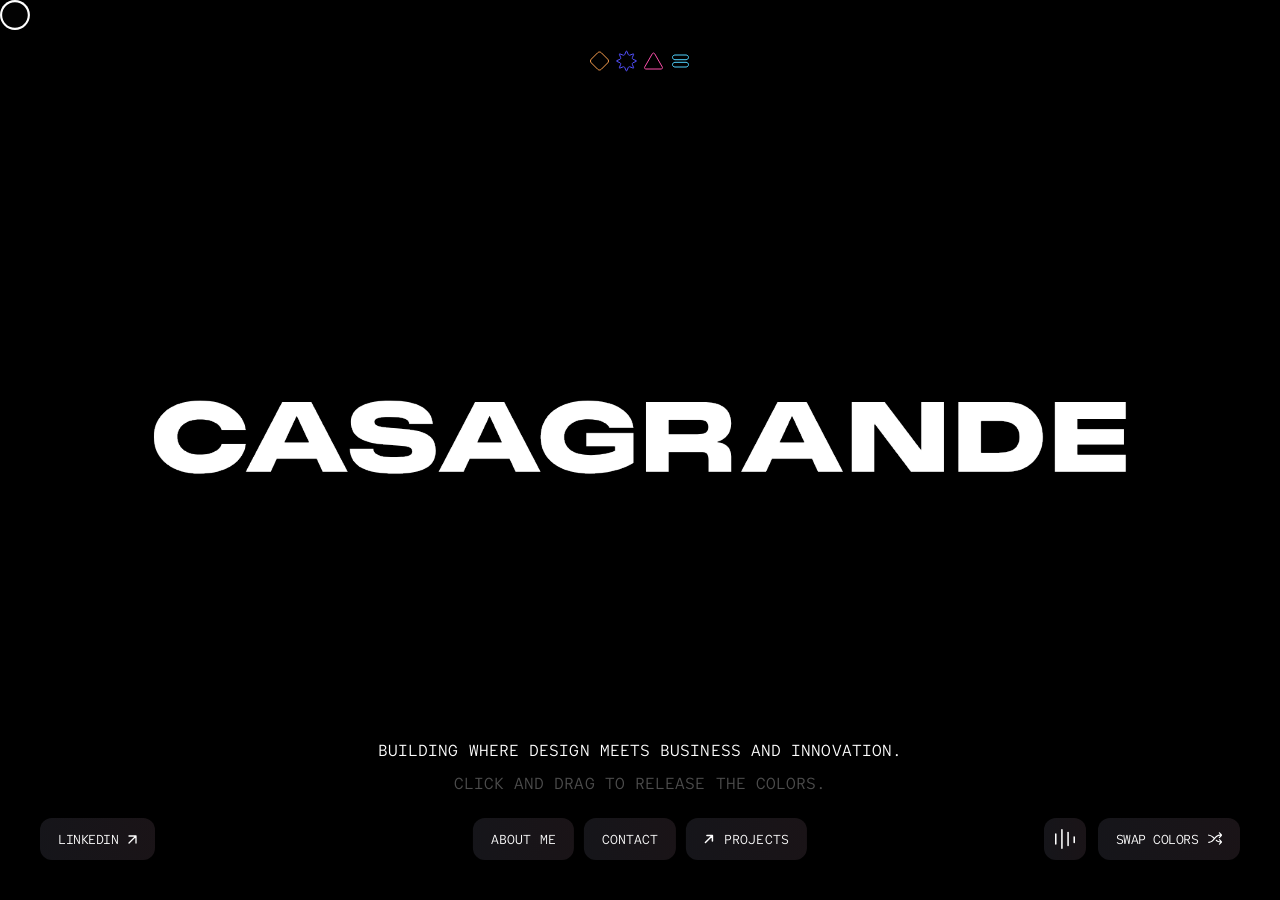
<file: index.html>
<!DOCTYPE html>
<html lang="en">
<head>
  <meta charset="UTF-8">
  <meta name="viewport" content="width=device-width, initial-scale=1.0, viewport-fit=cover">
  <title>CASAGRANDE</title>
  <meta name="description" content="Designing experiences, products and services. Working between people and technology.">

  <!-- Open Graph -->
  <meta property="og:type"        content="website">
  <meta property="og:url"         content="https://casagrande.design/">
  <meta property="og:title"       content="CASAGRANDE">
  <meta property="og:description" content="Designing experiences, products and services. Working between people and technology.">
  <meta property="og:image"       content="https://casagrande.design/og-preview.png?v=2">
  <meta property="og:image:type"  content="image/png">
  <meta property="og:image:width" content="1916">
  <meta property="og:image:height" content="1316">

  <!-- Twitter Card -->
  <meta name="twitter:card"        content="summary_large_image">
  <meta name="twitter:title"       content="CASAGRANDE">
  <meta name="twitter:description" content="Designing experiences, products and services. Working between people and technology.">
  <meta name="twitter:image"       content="https://casagrande.design/og-preview.png?v=2">
  <link rel="icon" type="image/svg+xml" href="favicon.svg">

  <link rel="preconnect" href="https://fonts.googleapis.com">
  <link rel="preconnect" href="https://fonts.gstatic.com" crossorigin>
  <link href="https://fonts.googleapis.com/css2?family=Red+Hat+Mono:wght@400;500&display=swap" rel="stylesheet">

  <style>
    *, *::before, *::after { margin: 0; padding: 0; box-sizing: border-box; }

    :root {
      --mono: 'Red Hat Mono', ui-monospace, monospace;
      --border: rgba(255,255,255,0.09);
      --dim: rgba(255,255,255,0.38);
      --dimmer: rgba(255,255,255,0.22);
      --surface: rgba(5,5,7,0.60);
    }

    html, body {
      height: 100%;
      background: #000;
      overflow: hidden;
      overscroll-behavior: none;
      touch-action: none;
      -webkit-font-smoothing: antialiased;
      -moz-osx-font-smoothing: grayscale;
      isolation: isolate;
    }
    body {
      position: fixed;
      inset: 0;
      display: flex;
      flex-direction: row;
      justify-content: center;
      align-items: center;
    }

    /* ─── CUSTOM CURSOR ──────────────────────────────────────────────── */
    #cursor {
      position: fixed;
      top: 0; left: 0;
      pointer-events: none;
      z-index: 9000;
      display: none;
    }
    #cursor-inner {
      width: 30px; height: 30px;
      transform-origin: center center;
      transition: filter 0.12s ease;
    }
    #cursor-inner svg { display: block; }

    /* First-time "CLICK AND DRAG" hint — sits inside #cursor so it moves
       with the ring. Dismissed permanently after the first click-and-drag. */
    #cursor-hint {
      position: absolute;
      bottom: calc(100% + 8px);     /* 8px gap above the 30px ring */
      left: 50%;
      transform: translateX(-50%);
      font-family: var(--mono);
      font-size: 10px;
      letter-spacing: 0.12em;
      text-transform: uppercase;
      color: rgba(255,255,255,0.9);
      white-space: nowrap;
      pointer-events: none;
      user-select: none;
    }

    @media (hover: hover) and (pointer: fine) {
      body { cursor: none; }
      #cursor { display: block; }
    }

    /* ─── LOGO (static fallback; hidden when the GPU-displaced logo is live) ─ */
    #logo-wrap {
      position: fixed;
      inset: 0;
      display: flex;
      align-items: center;
      justify-content: center;
      pointer-events: none;
      z-index: 10;
      /* Figma: logo vertical center sits ~13.5px above frame center */
      transform: translateY(-13px);
    }
    #logo-wrap.gl-active { visibility: hidden; }   /* GL logo takes over seamlessly */
    #logo-wrap svg {
      width: clamp(280px, 76vw, 1302px);
      height: auto;
      display: block;
      user-select: none;
    }

    /* ─── BOTTOM COPY ────────────────────────────────────────────────── */
    #copy {
      position: fixed;
      bottom: 40px;
      left: 50%;
      transform: translateX(-50%);
      text-align: center;
      pointer-events: none;
      z-index: 10;
      white-space: nowrap;
    }
    #copy p {
      font-family: var(--mono);
      font-size: 16px;
      letter-spacing: 0.08px;
      text-transform: uppercase;
      color: #fff;            /* line 1: full white */
      line-height: normal;
    }
    #copy p + p {
      margin-top: 12px;
      color: rgba(255,255,255,0.3);   /* line 2: 30% white */
    }
    .copy-btns {
      display: flex;
      gap: 10px;
      justify-content: center;
      margin-top: 24px;
      pointer-events: auto;
    }
    .copy-btn {
      font-family: var(--mono);
      font-size: 13px;
      letter-spacing: 0.065px;
      text-transform: uppercase;
      color: #fff;
      text-decoration: none;
      background: linear-gradient(80deg, rgba(209,209,255,0.1) 0%, rgba(255,192,226,0.1) 100%);
      border-radius: 12px;
      padding: 12px 18px;
      height: 42px;
      display: flex;
      align-items: center;
      gap: 10px;
      transition: background 0.2s;
      cursor: none;
      border: none;
      white-space: nowrap;
      position: relative;
      isolation: isolate;
      touch-action: auto;
    }
    .copy-btn:hover {
      background: linear-gradient(80deg, rgba(209,209,255,0.18) 0%, rgba(255,192,226,0.18) 100%);
    }
    .copy-btn:focus { outline: none; }
    .copy-btn:focus-visible { box-shadow: 0 0 0 1px rgba(255,255,255,0.55); }

    /* Contact button — two flex siblings, matches Figma node 2639:923 exactly.
       gap is zeroed here; the 10px spacing lives as padding-left inside
       .contact-copy-label so it gets clipped when max-width is 0. */
    .contact-btn { gap: 0; }
    .contact-copy-label {
      color: rgba(255,255,255,0.6);
      white-space: nowrap;
      overflow: hidden;
      max-width: 0;
      padding-left: 0;
      transition: max-width 0.28s cubic-bezier(0.22,1,0.36,1),
                  padding-left 0.28s cubic-bezier(0.22,1,0.36,1);
    }
    .contact-btn.is-expanded .contact-copy-label { max-width: 130px; padding-left: 10px; }
    @media (prefers-reduced-motion: reduce) { .contact-copy-label { transition: none; } }

    /* ─── LINKEDIN ───────────────────────────────────────────────────── */
    #linkedin {
      position: fixed;
      bottom: 40px; left: 40px;
      z-index: 20;
      font-family: var(--mono);
      font-size: 13px;
      letter-spacing: -0.5px;
      text-transform: uppercase;
      color: #fff;
      text-decoration: none;
      /* Figma: subtle violet→pink tint at 10% */
      background: linear-gradient(78.9deg, rgba(209,209,255,0.1) 0%, rgba(255,192,226,0.1) 99.834%);
      border-radius: 12px;
      padding: 12px 18px;
      height: 42px;
      display: flex;
      align-items: center;
      gap: 10px;
      transition: background 0.2s;
      touch-action: auto;
    }
    #linkedin:hover {
      background: linear-gradient(78.9deg, rgba(209,209,255,0.18) 0%, rgba(255,192,226,0.18) 99.834%);
    }
    #linkedin svg { flex-shrink: 0; }
    #linkedin:focus { outline: none; }
    #linkedin:focus-visible { outline: none; box-shadow: 0 0 0 1px rgba(255,255,255,0.55); }

    /* ─── TOP ICONS (decorative brand glyphs, per the Figma frame) ─────── */
    #ink-trigger-wrap {
      position: fixed;
      top: 40px;
      left: 50%;
      transform: translateX(-50%);
      z-index: 30;
    }
    #ink-trigger {
      display: flex;
      align-items: center;
      justify-content: center;
      user-select: none;
    }
    /* Exact exported Figma ISO-S asset — rendered at natural proportion, vector
       (crisp on retina by nature), never stretched. The SVG includes its own
       Figma padding, so the trigger box matches the frame 1:1. */
    .ink-trigger-icons {
      display: block;
      width: 138px;
      height: auto;
      user-select: none;
      -webkit-user-drag: none;
      pointer-events: none;
    }

    /* ─── BOTTOM-RIGHT CONTROL GROUP (Sound-Viz + Swap Colors) ─────────── */
    #bottom-right {
      position: fixed;
      bottom: 40px; right: 40px;
      z-index: 20;
      display: flex;
      gap: 12px;
      align-items: center;
    }
    #sound-btn {
      width: 42px; height: 42px;
      background: linear-gradient(85.9deg, rgba(209,209,255,0.1) 0%, rgba(255,192,226,0.1) 99.834%);
      border: 0;
      border-radius: 12px;
      display: flex;
      align-items: center;
      justify-content: center;
      cursor: none;
      flex-shrink: 0;
      transition: background 0.2s, box-shadow 0.3s;
      touch-action: auto;
    }
    #sound-btn:hover {
      background: linear-gradient(85.9deg, rgba(209,209,255,0.18) 0%, rgba(255,192,226,0.18) 99.834%);
    }
    #sound-btn:focus { outline: none; }
    #sound-btn:focus-visible { outline: none; box-shadow: 0 0 0 1px rgba(255,255,255,0.55); }
    #sound-btn svg { display: block; }
    .sound-bars { transition: opacity 0.2s ease; }
    .mute-slash { transition: opacity 0.2s ease; opacity: 0; }
    #sound-btn.is-muted .sound-bars { opacity: 0.3; }
    #sound-btn.is-muted .mute-slash { opacity: 1; }

    /* ─── SHUFFLE BUTTON — "SWAP COLORS" pill (matches latest Figma frame) ── */
    #shuffle-btn {
      font-family: var(--mono);
      font-size: 13px;
      letter-spacing: -0.5px;
      text-transform: uppercase;
      color: #fff;
      /* Figma: subtle violet→pink tint at 10% (same treatment as LinkedIn) */
      background: linear-gradient(76.47deg, rgba(209,209,255,0.1) 0%, rgba(255,192,226,0.1) 99.834%);
      border: 0;
      border-radius: 12px;
      padding: 12px 18px;
      height: 42px;
      display: flex;
      align-items: center;
      gap: 10px;
      cursor: none;
      overflow: hidden;
      transition: background 0.2s, box-shadow 0.3s;
      touch-action: auto;
    }
    .shuffle-sweep {
      position: absolute;
      inset: 0;
      border-radius: inherit;
      pointer-events: none;
      opacity: 0;
      mix-blend-mode: screen;
    }
    #shuffle-btn:hover {
      background: linear-gradient(76.47deg, rgba(209,209,255,0.18) 0%, rgba(255,192,226,0.18) 99.834%);
    }
    #shuffle-btn:focus { outline: none; }
    #shuffle-btn:focus-visible { outline: none; box-shadow: 0 0 0 1px rgba(255,255,255,0.55); }
    #shuffle-btn .swap-icon {
      display: block; width: 14px; height: 16px; flex-shrink: 0; pointer-events: none;
    }

    /* ─── CURSOR-REACTIVE AURA ───────────────────────────────────────────
       A restrained light bloom that appears only under the cursor. Per-element
       auras use a ::before radial gradient centered at --mx/--my (updated by JS).
       Desktop only — JS never activates it on touch, so it stays invisible. ── */
    [data-aura] { position: relative; isolation: isolate; }
    [data-aura]::before {
      content: "";
      position: absolute;
      inset: 0;
      z-index: -1;                  /* above the element's own bg, below its content */
      border-radius: inherit;
      pointer-events: none;
      opacity: 0;
      transition: opacity 220ms ease;   /* fade out */
      background: radial-gradient(circle var(--aura-size, 90px) at var(--mx, 50%) var(--my, 50%),
                  rgba(255,255,255, var(--aura-strength, 0.16)) 0%, transparent 72%);
    }
    [data-aura].is-aura-active::before { opacity: 1; transition-duration: 150ms; }  /* fade in */
    #linkedin    { --aura-size: 85px; --aura-strength: 0.16; }
    #shuffle-btn { --aura-size: 95px; --aura-strength: 0.16; }
    #ink-trigger { --aura-size: 70px; --aura-strength: 0.18; }
    #sound-btn   { --aura-size: 85px; --aura-strength: 0.18; }
    .copy-btn    { --aura-size: 85px; --aura-strength: 0.16; }

    /* Full-viewport pointer tracker — transparent event surface that sits above
       the ink canvas (z:0) but below all UI (z:10+). pointer-events enabled so
       it receives enter/move/leave/down/up; events still bubble to window (no
       stopPropagation here) so ink interaction is unaffected. When the cursor
       moves onto a UI element (higher z-index), hit-testing switches to that
       element and the tracker fires pointerleave, naturally hiding the aura. */
    #canvas-tracker {
      position: fixed;
      inset: 0;
      z-index: 1;
    }

    /* Global canvas affordance — follows cursor over the tracker area.
       Uses a fully-opaque white gradient so element opacity alone controls
       visibility (avoids double-alpha multiplication that made it invisible). */
    #canvas-aura {
      position: fixed; top: 0; left: 0;
      z-index: 5;
      pointer-events: none;
      will-change: transform;
    }
    #canvas-aura-inner {
      position: absolute;
      left: -924px; top: -924px;
      width: 1848px; height: 1848px;
      border-radius: 50%;
      background: radial-gradient(
        circle,
        rgba(255,255,255,0.078) 0%,
        rgba(255,255,255,0.035) 14%,
        rgba(255,255,255,0.014) 30%,
        rgba(255,255,255,0.004) 50%,
        rgba(255,255,255,0.001) 68%,
        rgba(255,255,255,0)     84%
      );
      opacity: 0;
      will-change: opacity, transform;
    }

    /* ─── RESPONSIVE ─────────────────────────────────────────────────── */
    @media (max-width: 600px) {
      /* LinkedIn: bottom-left → top-left */
      #linkedin { bottom: auto; top: 24px; left: 24px; }

      /* Sound + Shuffle: bottom-right → top-right */
      #bottom-right { bottom: auto; top: 24px; right: 24px; }

      /* Shuffle collapses to icon-only to fit the top bar */
      #shuffle-btn { width: 42px; padding: 0; justify-content: center; gap: 0; font-size: 0; }

      /* ISO-S icons: stay top-center, scaled to clear the corner buttons */
      #ink-trigger-wrap { top: 24px; }
      .ink-trigger-icons { width: 90px; }

      /* Copy: nothing at bottom any more — anchor to safe bottom edge */
      #copy {
        white-space: normal;
        width: calc(100% - 48px);
        left: 24px;
        transform: none;
        bottom: max(24px, env(safe-area-inset-bottom));
      }
      #copy p { font-size: 12px; line-height: 1.4; }
      #copy p + p { margin-top: 8px; }

      /* Contact: hide the reveal label entirely on mobile */
      .contact-copy-label { display: none; }
    }
    @media (max-width: 380px) {
      #logo-wrap svg { width: 94vw; }
      .copy-btns { flex-wrap: wrap; }
    }

    /* ─── PAGE TRANSITION OVERLAY ──────────────────────── */
    #pgtrans {
      position: fixed;
      inset: 0;
      z-index: 9999;
      background: radial-gradient(ellipse at 50% 44%, #1d1929 0%, #12101a 62%);
      pointer-events: none;
      opacity: var(--pgtrans-init, 0);
    }
  </style>
  <script>if(sessionStorage.getItem('pg_dir')){document.documentElement.style.setProperty('--pgtrans-init','1')}</script>
</head>
<body>

  <div id="pgtrans" aria-hidden="true"></div>

  <!-- Custom cursor: outer shell positions, inner GSAP-scales on press -->
  <div id="cursor">
    <div id="cursor-hint">Click and drag</div>
    <div id="cursor-inner">
      <svg width="30" height="30" viewBox="0 0 30 30" fill="none" xmlns="http://www.w3.org/2000/svg">
        <mask id="cursor-mask" fill="white">
          <path d="M0 14.9632C0 6.69925 6.69925 0 14.9632 0C23.2271 0 29.9264 6.69925 29.9264 14.9632C29.9264 23.2271 23.2271 29.9264 14.9632 29.9264C6.69925 29.9264 0 23.2271 0 14.9632Z"/>
        </mask>
        <path d="M0 14.9632C0 6.69925 6.69925 0 14.9632 0C23.2271 0 29.9264 6.69925 29.9264 14.9632C29.9264 23.2271 23.2271 29.9264 14.9632 29.9264C6.69925 29.9264 0 23.2271 0 14.9632Z" fill="white" fill-opacity="0.01"/>
        <path d="M14.9632 29.9264V27.7888C7.87982 27.7888 2.1376 22.0466 2.1376 14.9632H-2.1376C-2.1376 24.4077 5.51869 32.064 14.9632 32.064V29.9264ZM29.9264 14.9632H27.7888C27.7888 22.0466 22.0466 27.7888 14.9632 27.7888V32.064C24.4077 32.064 32.064 24.4077 32.064 14.9632H29.9264ZM14.9632 0V2.1376C22.0466 2.1376 27.7888 7.87982 27.7888 14.9632H32.064C32.064 5.51869 24.4077 -2.1376 14.9632 -2.1376V0ZM14.9632 0V-2.1376C5.51869 -2.1376 -2.1376 5.51869 -2.1376 14.9632H2.1376C2.1376 7.87982 7.87982 2.1376 14.9632 2.1376V0Z" fill="white" mask="url(#cursor-mask)"/>
      </svg>
    </div>
  </div>

  <!-- Logo (static SVG; doubles as the displacement source + graceful fallback) -->
  <div id="logo-wrap">
    <svg id="logo-svg" viewBox="0 0 1302 99" fill="none" xmlns="http://www.w3.org/2000/svg" aria-label="CASAGRANDE">
      <path d="M62.0098 0C96.5896 0 120.9 15.8594 123.37 39.9092H90.8701C89.3099 31.9793 78.1296 25.6094 62.0098 25.6094C43.6799 25.6095 31.8496 34.9699 31.8496 48.8799C31.8498 63.0496 43.6801 72.539 62.0098 72.5391C78.1298 72.5391 89.3101 66.1695 90.8701 57.9795H123.37C120.9 82.2895 96.5898 98.2793 62.0098 98.2793C24.5701 98.2792 0.000199775 78.9096 0 48.8799C0 19.2399 24.5699 8.23443e-05 62.0098 0ZM316.357 0C353.017 1.2265e-05 372.647 11.0496 373.817 31.8496H342.098C342.098 24.8297 333.647 22.2295 316.098 22.2295C299.458 22.2295 295.558 24.8295 295.558 28.7295C295.558 34.8395 304.397 35.6197 324.938 37.1797C356.657 39.5197 377.718 42.77 377.718 67.21C377.718 90.7396 357.177 98.2793 322.728 98.2793C285.158 98.2793 263.577 89.4393 262.277 64.7393H294.127C294.127 71.4993 301.148 75.9199 321.428 75.9199C342.227 75.9199 345.997 73.0597 345.997 68.25C345.997 61.36 336.507 61.0998 315.837 59.7998C279.177 57.7198 263.837 48.7494 263.837 28.7295C263.837 9.6195 284.247 0 316.357 0ZM581.402 0C616.762 8.52703e-05 640.682 14.8194 642.372 36.7891H609.872C608.182 30.6792 597.392 25.2197 581.662 25.2197C561.512 25.2197 549.682 35.4894 549.682 49.5293C549.682 64.6092 562.812 73.1894 585.302 73.1895C595.832 73.1895 607.532 71.6296 617.412 67.5996V61.6191H579.062V43.4199H642.372V83.7197C627.942 93.2096 605.062 98.2792 583.482 98.2793C543.702 98.2793 517.832 79.1693 517.832 49.5293C517.832 19.3694 542.792 0 581.402 0ZM259.805 95.6797H226.135L218.075 78.2598H164.775L156.715 95.6797H123.045L171.925 2.08008H211.055L259.805 95.6797ZM518.021 95.6797H484.352L476.292 78.2598H422.992L414.932 95.6797H381.262L430.142 2.08008H469.271L518.021 95.6797ZM735.019 2.08008C760.629 2.08008 773.239 11.9596 773.239 30.8096C773.239 43.6794 766.089 52.2592 753.739 56.0293C765.959 56.6794 773.239 63.4399 773.239 75.0098V95.6797H742.688V80.0801C742.688 71.6301 740.348 69.1592 732.028 69.1592H689.519V95.6797H658.969V2.08008H735.019ZM922.932 95.6797H889.262L881.202 78.2598H827.902L819.842 95.6797H786.172L835.052 2.08008H874.182L922.932 95.6797ZM1027.4 66.4297V2.08008H1057.95V95.6797H1013.75L965.001 31.1992V95.6797H934.451V2.08008H978.651L1027.4 66.4297ZM1143.9 2.08008C1170.94 2.08031 1190.57 21.7102 1190.57 48.75C1190.57 75.9196 1170.94 95.6794 1143.9 95.6797H1077.21V2.08008H1143.9ZM1301.54 25.0898H1236.67V38.2197H1298.95V59.2793H1236.67V72.6699H1301.54V95.6797H1206.12V2.08008H1301.54V25.0898ZM1107.76 69.9395H1131.55C1150.01 69.9395 1158.98 62.9197 1158.98 48.75C1158.98 34.84 1150.01 27.8193 1131.55 27.8193H1107.76V69.9395ZM174.915 56.29H207.935L191.425 20.6699L174.915 56.29ZM433.132 56.29H466.151L449.642 20.6699L433.132 56.29ZM838.042 56.29H871.062L854.552 20.6699L838.042 56.29ZM689.519 45.2393H727.999C736.449 45.2392 742.429 43.6791 742.429 35.6191C742.428 27.4296 736.449 26 727.999 26H689.519V45.2393Z" fill="white"/>
    </svg>
  </div>

  <!-- Bottom copy -->
  <div id="copy">
    <p>Building where design meets business and innovation.</p>
    <p>Click and drag to release the&nbsp;colors.</p>
    <div class="copy-btns">
      <button class="copy-btn" data-about data-aura>About me</button>
      <button class="copy-btn contact-btn" id="contact-btn" data-aura aria-label="Copy email address"><span class="contact-label">Contact</span><span class="contact-copy-label" aria-hidden="true">COPY EMAIL</span></button>
      <a class="copy-btn" data-aura href="projects/">
        <svg width="10" height="10" viewBox="0 0 10 10" fill="none" aria-hidden="true"><path d="M1.5 8.5L8.5 1.5M8.5 1.5H3M8.5 1.5V7" stroke="white" stroke-width="1.5" stroke-linecap="round" stroke-linejoin="round"/></svg>
        Projects
      </a>
    </div>
  </div>

  <!-- LinkedIn -->
  <a id="linkedin" data-aura href="https://www.linkedin.com/in/fabricasagrande/" target="_blank" rel="noopener noreferrer">
    LinkedIn
    <svg width="9" height="9" viewBox="0 0 9 9" fill="none" aria-hidden="true">
      <path d="M1 1h7M8 1v7M1 8l7-7" stroke="currentColor" stroke-width="1.3" stroke-linecap="round"/>
    </svg>
  </a>

  <!-- Top brand glyphs — exact exported Figma ISO-S asset -->
  <div id="ink-trigger-wrap" aria-hidden="true">
    <div id="ink-trigger" data-aura>
      <img src="ink-trigger-icons.svg" alt="" class="ink-trigger-icons" draggable="false">
    </div>
  </div>

  <!-- Bottom-right controls: Sound-Viz (Figma 2401:350) + Swap Colors -->
  <div id="bottom-right">
    <button id="sound-btn" data-aura aria-label="Disable sound" aria-pressed="true">
      <svg width="40" height="40" viewBox="0 0 40 40" fill="none" xmlns="http://www.w3.org/2000/svg" aria-hidden="true">
        <g class="sound-bars">
          <path d="M17.6923 29.2857V10.7143C17.6923 10.32 17.3477 10 16.9231 10C16.4985 10 16.1538 10.32 16.1538 10.7143V29.2857C16.1538 29.68 16.4985 30 16.9231 30C17.3477 30 17.6923 29.68 17.6923 29.2857Z" fill="white"/>
          <path d="M11.5385 25V15C11.5385 14.6057 11.1938 14.2857 10.7692 14.2857C10.3446 14.2857 10 14.6057 10 15V25C10 25.3943 10.3446 25.7143 10.7692 25.7143C11.1938 25.7143 11.5385 25.3943 11.5385 25Z" fill="white"/>
          <path d="M23.8462 26.4286V13.5714C23.8462 13.1771 23.5015 12.8571 23.0769 12.8571C22.6523 12.8571 22.3077 13.1771 22.3077 13.5714V26.4286C22.3077 26.8229 22.6523 27.1429 23.0769 27.1429C23.5015 27.1429 23.8462 26.8229 23.8462 26.4286Z" fill="white"/>
          <path d="M30 23.5714V17.8571C30 17.4629 29.6554 17.1429 29.2308 17.1429C28.8062 17.1429 28.4615 17.4629 28.4615 17.8571V23.5714C28.4615 23.9657 28.8062 24.2857 29.2308 24.2857C29.6554 24.2857 30 23.9657 30 23.5714Z" fill="white"/>
        </g>
        <line class="mute-slash" x1="9" y1="31" x2="31" y2="9" stroke="white" stroke-width="2" stroke-linecap="round"/>
      </svg>
    </button>
    <button id="shuffle-btn" data-aura aria-label="Swap colors">
      <span class="shuffle-sweep" aria-hidden="true"></span>
      Swap colors
      <img src="swap-colors-icon.svg" alt="" class="swap-icon" draggable="false">
    </button>
  </div>

  <!-- Full-viewport pointer tracker for canvas aura -->
  <div id="canvas-tracker"></div>

  <!-- Global canvas interaction affordance -->
  <div id="canvas-aura"><div id="canvas-aura-inner"></div></div>

  <!-- Accessibility: announces clipboard copy result to screen readers -->
  <div id="email-announce" role="status" aria-live="polite" style="position:absolute;width:1px;height:1px;overflow:hidden;clip:rect(0,0,0,0);white-space:nowrap;border:0;padding:0;margin:-1px;"></div>

  <script src="https://cdnjs.cloudflare.com/ajax/libs/gsap/3.12.5/gsap.min.js"></script>

  <script type="module">
    import InteractiveInkBackground from './interactive-ink.js';

    const logoWrap = document.getElementById('logo-wrap');
    const logoSvg  = document.getElementById('logo-svg');

    /* ── Desktop detection (needed before ink init for displacement tuning) ── */
    const isDesktop = window.matchMedia('(hover: hover) and (pointer: fine)').matches;

    /* ── Ink simulation, with the CASAGRANDE logo displaced by the live fluid ── */
    const ink = new InteractiveInkBackground({
      palette: 'mixed',
      logo: {
        svg: logoSvg.outerHTML,   // same artwork as the DOM fallback
        aspect: 1302 / 99,        // matches the SVG viewBox + CSS layout
        minWidth: 280,
        vwFraction: 0.76,
        maxWidth: 1302,
        offsetY: -13,             // matches #logo-wrap translateY(-13px)
        // Desktop: 25–35% stronger displacement for clearer read.
        // Mobile: keep subtle (readability + performance).
        dispScale:       isDesktop ? 0.055 : 0.04,
        maxDisplacement: isDesktop ? 7     : 5,
        pad: 0.10,                // transparent texture padding (each side)
        // Hide the static DOM logo only once the GPU logo is live; on fallback
        // (mobile / no-WebGL2 / slow devices) the original SVG stays untouched.
        onActive: (active) => logoWrap.classList.toggle('gl-active', active),
      },
    });

    /* ── Custom cursor + canvas/button auras ──────────────────────────── */
    const cursorEl    = document.getElementById('cursor');
    const cursorInner = document.getElementById('cursor-inner');
    const auraOuter   = document.getElementById('canvas-aura');
    const auraInner   = document.getElementById('canvas-aura-inner');

    let canvasState = 'hidden';   // 'hidden' | 'rest' | 'active'

    // Canvas aura: gradient alphas are baked in so element opacity is pure show/hide (0 or 1).
    // 'active' compresses the aura away to reinforce the feeling of pressing into the canvas.
    function setCanvasAura(state) {
      if (state === canvasState) return;
      canvasState = state;
      if (state === 'hidden')
        gsap.to(auraInner, { opacity: 0, scale: 1,   duration: 0.22, ease: 'power2.out', overwrite: true });
      else if (state === 'rest')
        gsap.to(auraInner, { opacity: 1, scale: 1,   duration: 0.25, ease: 'power2.out', overwrite: true });
      else if (state === 'active')
        gsap.to(auraInner, { opacity: 0, scale: 0.3, duration: 0.14, ease: 'power2.in',  overwrite: true });
    }

    if (isDesktop) {
      const hintEl = document.getElementById('cursor-hint');
      let hintDismissed  = false;
      let trackerPtrDown = false;   // pointer is currently pressed on the canvas
      let overButton     = false;   // cursor is over a UI button (not the ink canvas)

      // Custom cursor: position on every mousemove.
      document.addEventListener('mousemove', (e) => {
        cursorEl.style.transform = `translate(${e.clientX - 15}px,${e.clientY - 15}px)`;
      });
      // Ring scale is context-aware: buttons get a tighter press range (0.9→0.8)
      // than the canvas (1→0.86), so the ring never implies an ink interaction.
      document.addEventListener('mousedown', () => {
        cursorInner.style.filter = 'brightness(1.5)';
        gsap.to(cursorInner, { scale: overButton ? 0.8 : 0.86, duration: 0.10, ease: 'power2.out', overwrite: true });
      });
      document.addEventListener('mouseup', () => {
        cursorInner.style.filter = '';
        gsap.to(cursorInner, { scale: overButton ? 0.9 : 1, duration: 0.20, ease: 'power2.out', overwrite: true });
      });

      // Canvas aura — driven by #canvas-tracker (position: fixed; inset: 0; z-index: 1).
      // When the cursor enters a UI element (z ≥ 10), that element wins hit-testing and
      // the tracker fires pointerleave, hiding the aura with no flag or manual check.
      const tracker = document.getElementById('canvas-tracker');

      tracker.addEventListener('pointerenter', (e) => {
        if (e.pointerType !== 'mouse') return;
        auraOuter.style.transform = `translate(${e.clientX}px,${e.clientY}px)`;
        setCanvasAura('rest');
      });
      tracker.addEventListener('pointermove', (e) => {
        if (e.pointerType !== 'mouse') return;
        auraOuter.style.transform = `translate(${e.clientX}px,${e.clientY}px)`;
        // Dismiss the hint on first canvas drag (any move while pointer is pressed).
        if (trackerPtrDown && !hintDismissed) {
          hintDismissed = true;
          gsap.to(hintEl, { opacity: 0, duration: 0.5, ease: 'power2.out',
            onComplete: () => { hintEl.style.display = 'none'; } });
        }
      });
      tracker.addEventListener('pointerdown', (e) => {
        if (e.pointerType !== 'mouse') return;
        trackerPtrDown = true;
        setCanvasAura('active');
      });
      tracker.addEventListener('pointerup', (e) => {
        if (e.pointerType !== 'mouse') return;
        trackerPtrDown = false;
        setCanvasAura('rest');
      });
      tracker.addEventListener('pointerleave', (e) => {
        if (e.pointerType !== 'mouse') return;
        trackerPtrDown = false;
        setCanvasAura('hidden');
      });

      // Per-button aura: local radial glow tracking cursor within each control.
      const registerAura = (el) => {
        let rect = null;
        const setVars = (e) => {
          el.style.setProperty('--mx', (e.clientX - rect.left) + 'px');
          el.style.setProperty('--my', (e.clientY - rect.top) + 'px');
        };
        el.addEventListener('pointerenter', (e) => {
          if (e.pointerType === 'touch') return;
          rect = el.getBoundingClientRect();
          setVars(e);
          el.classList.add('is-aura-active');
        });
        el.addEventListener('pointermove', (e) => { if (rect) setVars(e); });
        el.addEventListener('pointerleave', () => {
          el.classList.remove('is-aura-active');
          rect = null;
        });
      };
      document.querySelectorAll('[data-aura]').forEach(registerAura);

      // Button cursor + hint management.
      // Collected explicitly — excludes #ink-trigger which is the canvas zone.
      const uiButtons = [
        document.getElementById('linkedin'),
        document.getElementById('sound-btn'),
        document.getElementById('shuffle-btn'),
        ...document.querySelectorAll('.copy-btn'),
      ];

      uiButtons.forEach((el) => {
        el.addEventListener('pointerenter', (e) => {
          if (e.pointerType !== 'mouse') return;
          overButton = true;
          // Shrink ring to 90% — removes the "ink drag" affordance over buttons.
          gsap.to(cursorInner, { scale: 0.9, duration: 0.12, ease: 'power2.out', overwrite: true });
          // Hide the "CLICK + DRAG" hint while over a button.
          if (!hintDismissed) gsap.to(hintEl, { opacity: 0, duration: 0.1, overwrite: 'auto' });
        });
        el.addEventListener('pointerleave', (e) => {
          if (e.pointerType !== 'mouse') return;
          overButton = false;
          // Restore ring to 100%.
          gsap.to(cursorInner, { scale: 1, duration: 0.15, ease: 'power2.out', overwrite: true });
          // Restore hint when returning to canvas (if not permanently dismissed).
          if (!hintDismissed) gsap.to(hintEl, { opacity: 1, duration: 0.15, overwrite: 'auto' });
        });
      });
    }

    /* ── Touch canvas aura ─────────────────────────────────────────────
       UI elements call stopPropagation on pointer events, so document-level
       listeners here naturally activate only when touch lands on the canvas
       background — not on buttons. Appears only during active touch/drag,
       fades out on release, never shows as a permanent affordance. ───── */
    {
      const touchIds = new Set();
      document.addEventListener('pointerdown', (e) => {
        if (e.pointerType !== 'touch') return;
        touchIds.add(e.pointerId);
        auraOuter.style.transform = `translate(${e.clientX}px,${e.clientY}px)`;
        setCanvasAura('active');
      }, { passive: true });
      document.addEventListener('pointermove', (e) => {
        if (e.pointerType !== 'touch' || !touchIds.has(e.pointerId)) return;
        auraOuter.style.transform = `translate(${e.clientX}px,${e.clientY}px)`;
      }, { passive: true });
      const onTouchRelease = (e) => {
        if (e.pointerType !== 'touch') return;
        touchIds.delete(e.pointerId);
        if (touchIds.size === 0) setCanvasAura('hidden');
      };
      document.addEventListener('pointerup',     onTouchRelease, { passive: true });
      document.addEventListener('pointercancel', onTouchRelease, { passive: true });
    }

    /* ── Keep ink from painting under the fixed UI controls ───────────── */
    ['ink-trigger-wrap', 'linkedin', 'shuffle-btn', 'sound-btn'].forEach((id) => {
      const el = document.getElementById(id);
      ['pointerdown', 'pointermove', 'pointerup'].forEach((ev) =>
        el.addEventListener(ev, (e) => e.stopPropagation())
      );
    });
    document.querySelectorAll('.copy-btn').forEach((el) => {
      ['pointerdown', 'pointermove', 'pointerup'].forEach((ev) =>
        el.addEventListener(ev, (e) => e.stopPropagation())
      );
    });

    /* ── Shuffle: re-roll a stable, attractive ink mood ───────────────── */
    const PALETTES = ['violet', 'mixed', 'mixed', 'amber'];
    const rnd = (lo, hi) => +(Math.random() * (hi - lo) + lo).toFixed(2);

    // RGB palette data mirrored from interactive-ink.js PALETTES constant
    const PALETTE_COLORS = {
      violet: [[0.45, 0.18, 0.62], [0.30, 0.23, 0.78], [0.20, 0.32, 0.74], [0.62, 0.16, 0.52]],
      amber:  [[0.95, 0.55, 0.16], [0.82, 0.40, 0.12], [0.62, 0.26, 0.12], [0.92, 0.72, 0.28]],
      mixed:  [[0.45, 0.18, 0.62], [0.29, 0.24, 0.80], [0.62, 0.16, 0.52], [0.94, 0.60, 0.20]],
    };

    const shuffleBtn = document.getElementById('shuffle-btn');
    const sweepEl    = shuffleBtn.querySelector('.shuffle-sweep');

    function _showPaletteSweep(paletteName) {
      const colors = PALETTE_COLORS[paletteName] || PALETTE_COLORS.mixed;
      const stops  = colors.map(([r, g, b]) =>
        `rgba(${Math.round(r*255)},${Math.round(g*255)},${Math.round(b*255)},0.55)`
      ).join(', ');
      sweepEl.style.background = `linear-gradient(90deg, ${stops})`;
      sweepEl.style.clipPath   = 'inset(0 100% 0 0 round 12px)';
      sweepEl.style.opacity    = '1';
      gsap.killTweensOf(sweepEl);
      gsap.to(sweepEl, {
        clipPath: 'inset(0 0% 0 0 round 12px)',
        duration: 0.32,
        ease: 'power2.out',
        overwrite: true,
        onComplete() {
          gsap.to(sweepEl, {
            opacity: 0,
            duration: 0.34,
            ease: 'power2.in',
            onComplete() { sweepEl.style.clipPath = ''; }
          });
        }
      });
    }

    shuffleBtn.addEventListener('click', () => {
      const paletteName = PALETTES[Math.floor(Math.random() * PALETTES.length)];
      ink.set({
        palette:     paletteName,
        intensity:   rnd(0.6, 1.6),
        radius:      rnd(0.5, 1.8),
        dissipation: rnd(0.5, 1.8),
        curl:        rnd(0.4, 2.0),
      });
      _showPaletteSweep(paletteName);
    });

    /* ── Web Audio: coordinate-driven deep ambient sound ──────────────────
       Dark, tactile, sci-fi character. Sub-bass triangle oscillator +
       sub-octave sine through a resonant lowpass, fed into a synthetic
       convolution reverb that creates a long spatial tail. Lazy-init on
       first gesture. UI buttons use stopPropagation so only canvas
       interactions trigger window listeners and therefore sound.

       X → pitch (50–300 Hz, deep bass range)
       Y → filter warmth (80–600 Hz cutoff, always in low-frequency realm)
       velocity → filter resonance Q + gain swell (faster = more intense)
       X → stereo pan (±0.45)                                            ── */
    const SoundEngine = (() => {
      let ctx           = null;
      let reverb        = null;
      let reverbWet     = null;
      let limiter       = null;
      let masterOut     = null;
      const voices      = new Map();
      const cleanupTimers = new Map(); // pending stop timers, keyed by pointerId

      let enabled = sessionStorage.getItem('soundEnabled') !== 'false';

      // Synthesise a reverb impulse response in memory — no network request.
      function _makeIR() {
        const rate  = ctx.sampleRate;
        const len   = Math.ceil(rate * 2.1);
        const buf   = ctx.createBuffer(2, len, rate);
        for (let c = 0; c < 2; c++) {
          const ch = buf.getChannelData(c);
          for (let i = 0; i < len; i++)
            ch[i] = (Math.random() * 2 - 1) * Math.exp(-3.8 * i / len);
        }
        return buf;
      }

      function _boot() {
        if (ctx) return;
        try {
          ctx = new (window.AudioContext || window.webkitAudioContext)();
        } catch (_) { enabled = false; return; }

        // Resume immediately — must happen synchronously while still inside
        // the user gesture, before any CPU-heavy work (IR build, node creation).
        // iOS Safari invalidates the gesture context after ~100ms of sync work.
        ctx.resume().catch(() => {});

        reverb = ctx.createConvolver();
        reverb.buffer = _makeIR();

        reverbWet = ctx.createGain();
        reverbWet.gain.value = 0.42;

        limiter = ctx.createDynamicsCompressor();
        limiter.threshold.value = -14;
        limiter.knee.value      = 6;
        limiter.ratio.value     = 8;
        limiter.attack.value    = 0.001;
        limiter.release.value   = 0.3;

        masterOut = ctx.createGain();
        masterOut.gain.value = enabled ? 0.82 : 0;

        reverb.connect(reverbWet);
        reverbWet.connect(limiter);
        limiter.connect(masterOut);
        masterOut.connect(ctx.destination);
      }

      function _freq(x)        { return 50 * Math.pow(6, Math.max(0, Math.min(1, x))); }
      function _cutoff(y, spd) {
        return Math.min(80 * Math.pow(7.5, 1 - Math.max(0, Math.min(1, y))) + spd * 500, 700);
      }
      function _Q(spd) { return 4 + Math.min(spd * 70, 9); }

      // Immediately disconnect and remove a voice without waiting for fade.
      function _destroyVoice(id) {
        const v = voices.get(id);
        if (!v) return;
        try { v.osc1.stop(); v.osc2.stop(); } catch (_) {}
        [v.osc1, v.osc2, v.o2g, v.filter, v.env, v.panner, v.dryGain].forEach(n => {
          try { n.disconnect(); } catch (_) {}
        });
        voices.delete(id);
      }

      function start(id, x, y) {
        if (!enabled) return;
        _boot();
        if (!ctx) return;
        if (ctx.state === 'suspended') ctx.resume().catch(() => {});

        // Cancel any pending cleanup for this id and destroy the stale voice first,
        // so rapid press-release-press doesn't silently drop the new press.
        if (cleanupTimers.has(id)) {
          clearTimeout(cleanupTimers.get(id));
          cleanupTimers.delete(id);
          _destroyVoice(id);
        }
        if (voices.has(id)) return; // already active (shouldn't happen after above)

        const now  = ctx.currentTime;
        const freq = _freq(x);

        const osc1 = ctx.createOscillator();
        osc1.type            = 'triangle';
        osc1.frequency.value = freq;

        const osc2 = ctx.createOscillator();
        osc2.type            = 'sine';
        osc2.frequency.value = freq * 0.501;

        const o2g = ctx.createGain();
        o2g.gain.value = 0.55;

        const filter = ctx.createBiquadFilter();
        filter.type            = 'lowpass';
        filter.frequency.value = _cutoff(y, 0);
        filter.Q.value         = 5;

        const env = ctx.createGain();
        env.gain.setValueAtTime(0, now);
        env.gain.linearRampToValueAtTime(0.18, now + 0.008); // 8ms attack — immediate feel

        const panner = ctx.createStereoPanner();
        panner.pan.value = (x * 2 - 1) * 0.45;

        const dryGain = ctx.createGain();
        dryGain.gain.value = 0.62;

        osc1.connect(filter);
        osc2.connect(o2g);
        o2g.connect(filter);
        filter.connect(env);
        env.connect(panner);
        panner.connect(dryGain);
        dryGain.connect(limiter);
        panner.connect(reverb);

        osc1.start(now);
        osc2.start(now);

        voices.set(id, { osc1, osc2, o2g, filter, env, panner, dryGain });
      }

      function update(id, x, y, spd) {
        const v = voices.get(id);
        if (!v || !ctx) return;
        const now  = ctx.currentTime;
        const freq = _freq(x);
        v.osc1.frequency.setTargetAtTime(freq,               now, 0.04);
        v.osc2.frequency.setTargetAtTime(freq * 0.501,       now, 0.04);
        v.filter.frequency.setTargetAtTime(_cutoff(y, spd),  now, 0.06);
        v.filter.Q.setTargetAtTime(_Q(spd),                  now, 0.05);
        v.env.gain.setTargetAtTime(0.08 + Math.min(spd * 2.2, 0.11), now, 0.04);
        v.panner.pan.setTargetAtTime((x * 2 - 1) * 0.45,    now, 0.08);
      }

      function stop(id) {
        const v = voices.get(id);
        if (!v || !ctx) return;
        // Cancel any in-flight ramps and ramp gain to zero before cleanup.
        const now = ctx.currentTime;
        v.env.gain.cancelScheduledValues(now);
        v.env.gain.setTargetAtTime(0, now, 0.025); // ~80ms to silence
        // Schedule cleanup after the gain has decayed far enough to be inaudible.
        // Reverb tail continues through the shared node after the voice is gone.
        const timer = setTimeout(() => {
          _destroyVoice(id);
          cleanupTimers.delete(id);
        }, 160);
        cleanupTimers.set(id, timer);
      }

      function setEnabled(on) {
        enabled = on;
        sessionStorage.setItem('soundEnabled', on ? 'true' : 'false');
        if (on) {
          // Boot and resume inside this click gesture — handles the case where
          // the user previously muted and the AudioContext was never created,
          // or was auto-suspended by the browser during silence.
          _boot();
          if (ctx && ctx.state === 'suspended') ctx.resume().catch(() => {});
        }
        if (masterOut && ctx)
          masterOut.gain.setTargetAtTime(on ? 0.82 : 0, ctx.currentTime, 0.14);
        if (!on) voices.forEach((_, id) => stop(id));
      }

      function isEnabled() { return enabled; }

      // Lightweight unlock: boot the context and resume it inside a gesture.
      // Does not create voices — used by the mobile first-touch handler.
      function unlock() {
        _boot();
        if (ctx && ctx.state === 'suspended') ctx.resume().catch(() => {});
      }

      return { start, update, stop, setEnabled, isEnabled, unlock };
    })();

    /* ── Mobile: auto-unlock audio on first touch ────────────────────────
       On touch devices, AudioContext cannot be created or resumed without a
       user gesture. We use a one-time capture-phase listener so that the very
       first touch anywhere on the page (canvas or UI) unlocks the context
       synchronously, before the existing pointerdown voice-start handler runs.
       Desktop keeps its existing flow — pointerdown → start() — unchanged.  ── */
    if (window.matchMedia('(hover: none) and (pointer: coarse)').matches) {
      let _audioUnlocked = false;
      const _onFirstTouch = () => {
        if (_audioUnlocked) return;
        _audioUnlocked = true;
        document.removeEventListener('touchstart',  _onFirstTouch, true);
        document.removeEventListener('pointerdown', _onFirstTouch, true);
        if (SoundEngine.isEnabled()) SoundEngine.unlock();
      };
      // touchstart fires before pointerdown on iOS — both registered so either
      // alone is sufficient; the guard prevents double-execution.
      document.addEventListener('touchstart',  _onFirstTouch, { passive: true, capture: true });
      document.addEventListener('pointerdown', _onFirstTouch, { passive: true, capture: true });
    }

    /* ── Wire sound to canvas pointer interactions ─────────────────────── */
    {
      const _sp = new Map(); // pointerId → {x, y} prev coords
      const _sc = (e) => ({ x: e.clientX / window.innerWidth, y: e.clientY / window.innerHeight });

      window.addEventListener('pointerdown', (e) => {
        const c = _sc(e);
        _sp.set(e.pointerId, c);
        SoundEngine.start(e.pointerId, c.x, c.y);
      }, { passive: true });

      window.addEventListener('pointermove', (e) => {
        const prev = _sp.get(e.pointerId);
        if (!prev) return;
        const c     = _sc(e);
        const speed = Math.hypot(c.x - prev.x, c.y - prev.y);
        _sp.set(e.pointerId, c);
        SoundEngine.update(e.pointerId, c.x, c.y, speed);
      }, { passive: true });

      const _soundEnd = (e) => { SoundEngine.stop(e.pointerId); _sp.delete(e.pointerId); };
      window.addEventListener('pointerup',     _soundEnd, { passive: true });
      window.addEventListener('pointercancel', _soundEnd, { passive: true });
    }

    /* ── Contact button: expand-on-hover + clipboard copy ───────────── */
    {
      const contactBtn       = document.getElementById('contact-btn');
      const contactLabel     = contactBtn.querySelector('.contact-label');
      const contactCopyLabel = contactBtn.querySelector('.contact-copy-label');
      const emailAnnounce    = document.getElementById('email-announce');
      const EMAIL = 'fabricasagrande.uy@gmail.com';

      let isCopied   = false;
      let isHovered  = false;
      let resetTimer = null;
      let leaveTimer = null;

      const syncExpanded = () =>
        contactBtn.classList.toggle('is-expanded', isHovered || isCopied);

      async function doCopy() {
        isCopied = true;
        if (isDesktop) {
          syncExpanded();
          contactCopyLabel.textContent = 'COPIED!';
        } else {
          contactLabel.textContent = 'Email copied!';
        }
        emailAnnounce.textContent = 'Email address copied to clipboard.';
        contactBtn.setAttribute('aria-label', 'Email copied!');
        try {
          await navigator.clipboard.writeText(EMAIL);
        } catch (_) {
          try {
            const ta = document.createElement('textarea');
            ta.value = EMAIL;
            ta.style.cssText = 'position:fixed;opacity:0;pointer-events:none';
            document.body.appendChild(ta);
            ta.focus(); ta.select();
            document.execCommand('copy');
            ta.remove();
          } catch (_) {}
        }
        clearTimeout(resetTimer);
        resetTimer = setTimeout(() => {
          isCopied = false;
          contactCopyLabel.textContent = 'COPY EMAIL';
          contactLabel.textContent = 'Contact';
          emailAnnounce.textContent = '';
          contactBtn.setAttribute('aria-label', 'Copy email address');
          if (!isDesktop) isHovered = false;
          syncExpanded();
        }, 1800);
      }

      // Desktop: hover expands; click copies
      if (isDesktop) {
        contactBtn.addEventListener('pointerenter', (e) => {
          if (e.pointerType === 'touch') return;
          clearTimeout(leaveTimer);
          isHovered = true;
          syncExpanded();
        });
        contactBtn.addEventListener('pointerleave', (e) => {
          if (e.pointerType === 'touch') return;
          // 80ms debounce prevents flicker at the expansion boundary
          leaveTimer = setTimeout(() => {
            isHovered = false;
            syncExpanded();
          }, 80);
        });
      }

      // Click: mobile swaps button text; desktop copies after hover-expand
      contactBtn.addEventListener('click', () => {
        if (!isCopied) doCopy();
      });

      // Keyboard: focus expands, blur collapses (if not mid-copy)
      contactBtn.addEventListener('focus', () => {
        clearTimeout(leaveTimer);
        isHovered = true;
        syncExpanded();
      });
      contactBtn.addEventListener('blur', () => {
        if (!isCopied) { isHovered = false; syncExpanded(); }
      });
      contactBtn.addEventListener('keydown', (e) => {
        if ((e.key === 'Enter' || e.key === ' ') && !isCopied) {
          e.preventDefault();
          doCopy();
        }
      });
    }

    /* ── Sound-Viz toggle ──────────────────────────────────────────────── */
    {
      const soundBtn = document.getElementById('sound-btn');

      function _syncSoundBtn() {
        const on = SoundEngine.isEnabled();
        soundBtn.classList.toggle('is-muted', !on);
        soundBtn.setAttribute('aria-label',   on ? 'Disable sound' : 'Enable sound');
        soundBtn.setAttribute('aria-pressed',  on ? 'true'         : 'false');
      }

      soundBtn.addEventListener('click', () => {
        SoundEngine.setEnabled(!SoundEngine.isEnabled());
        _syncSoundBtn();
        gsap.fromTo(soundBtn,
          { boxShadow: '0 0 0 1px rgba(255,255,255,0.35), 0 0 18px rgba(255,255,255,0.12)' },
          { boxShadow: '0 0 0 0px rgba(255,255,255,0)', duration: 0.55, ease: 'power2.out', overwrite: true }
        );
      });

      _syncSoundBtn(); // apply persisted state on load
    }

  </script>
  <script src="transition.js"></script>
  <script src="about.js"></script>

</body>
</html>
</file>
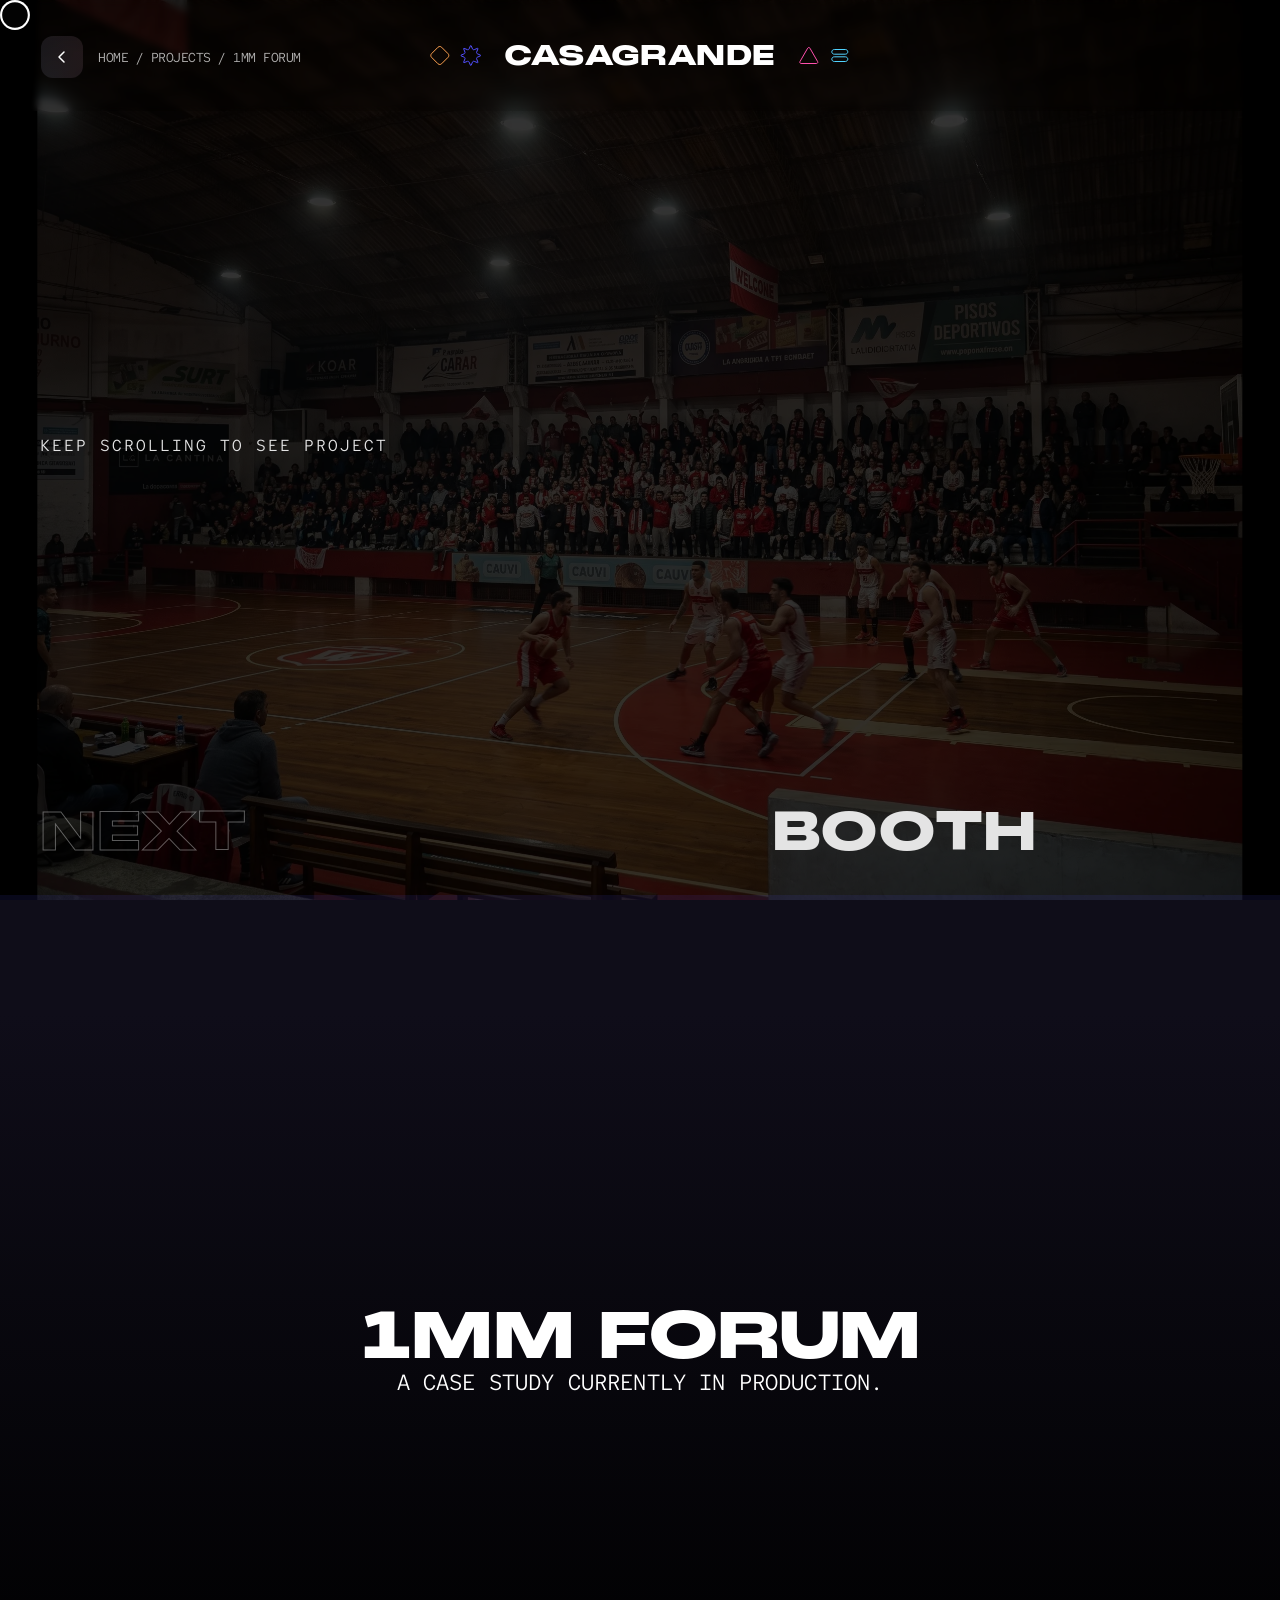
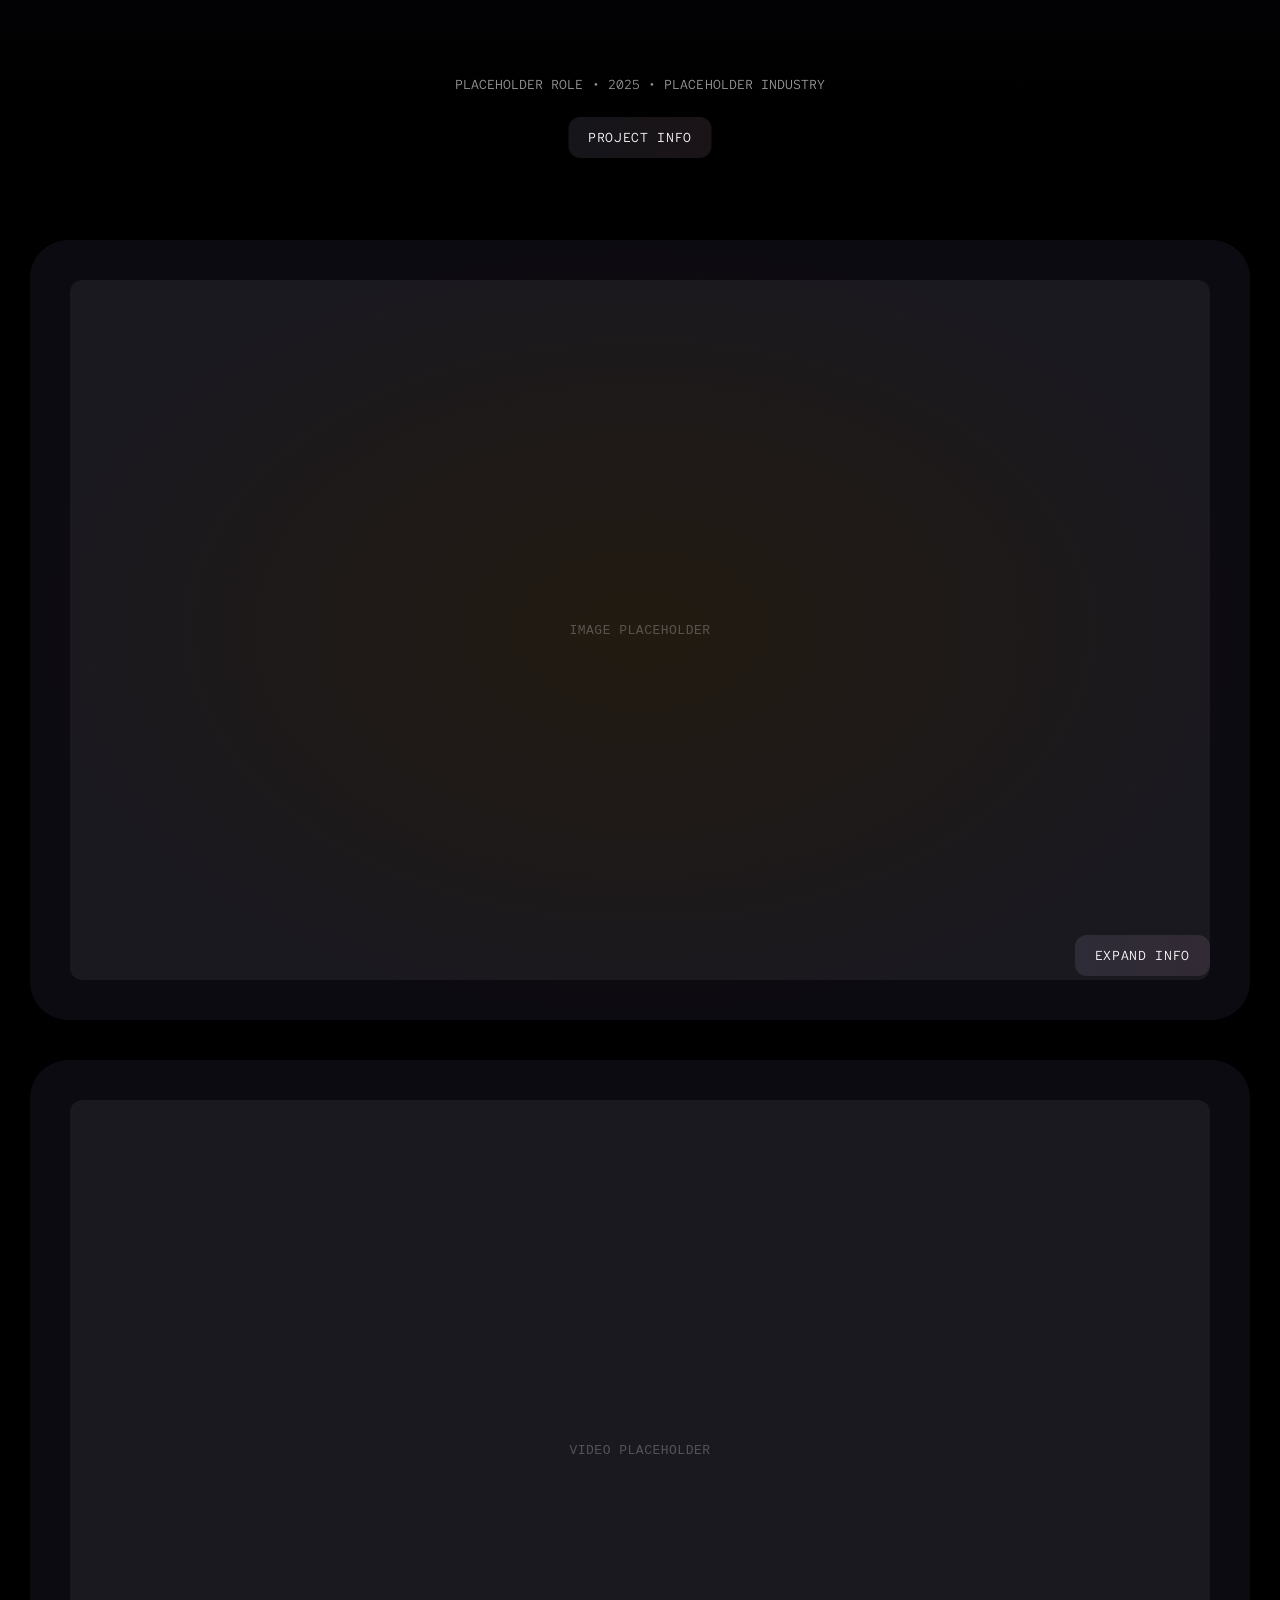
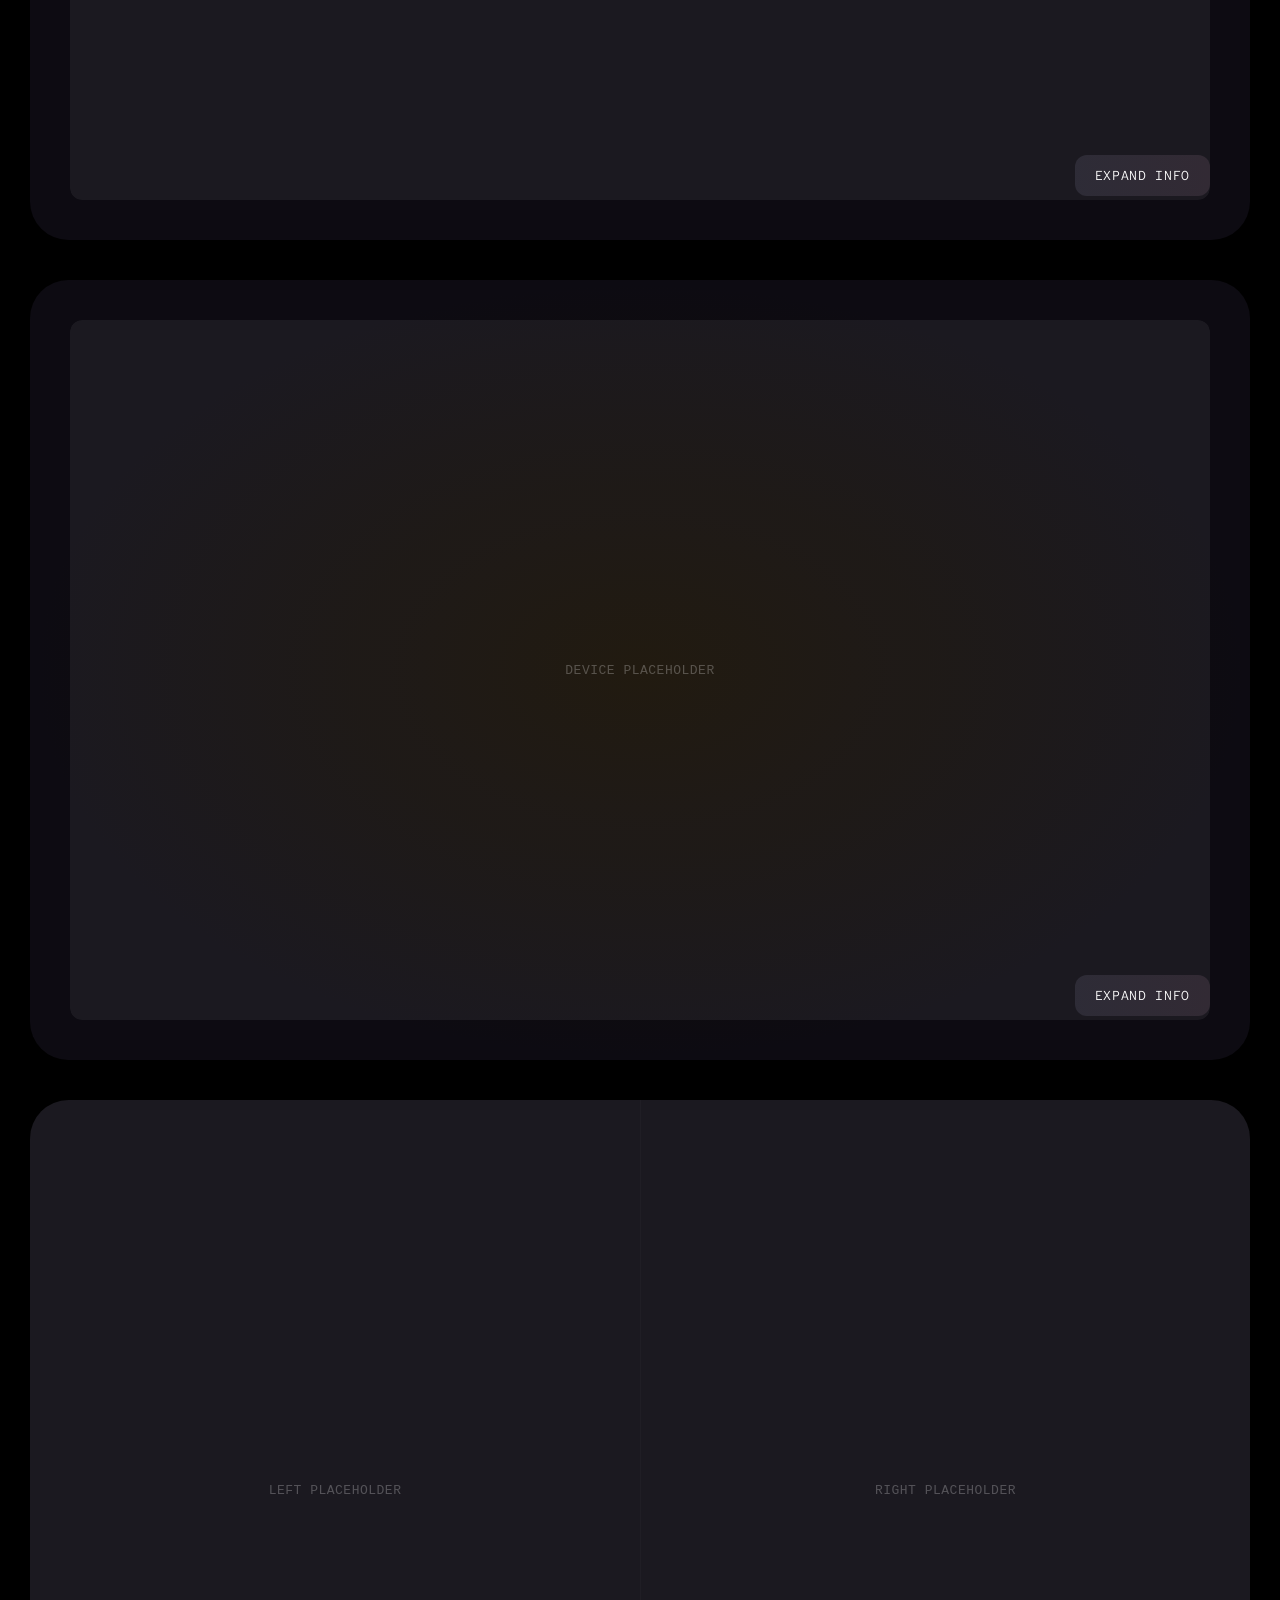
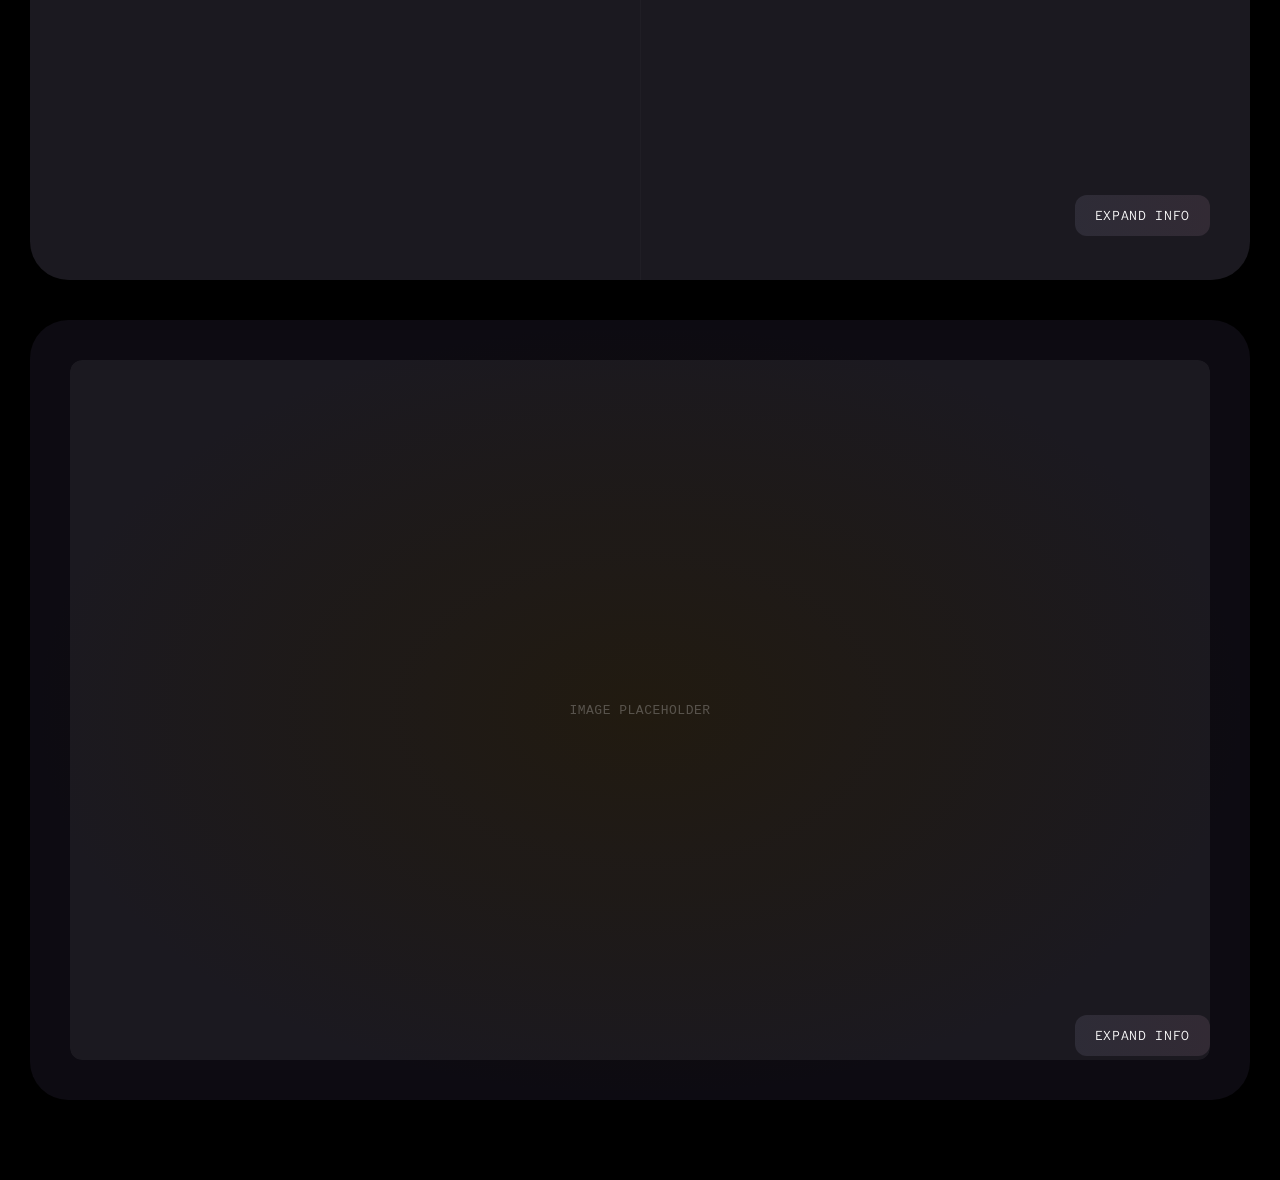
<file: projects/1mm-forum/index.html>
<!DOCTYPE html>
<html lang="en">
<head>
  <meta charset="UTF-8">
  <base href="/projects/1mm-forum/">
  <meta name="viewport" content="width=device-width, initial-scale=1.0">
  <title>1MM Forum — CASAGRANDE</title>
  <meta name="description" content="1MM Forum — product design case study by Fabrizio Casagrande.">
  <meta name="robots" content="noindex">
  <link rel="icon" type="image/svg+xml" href="../../favicon.svg">
  <link rel="preconnect" href="https://fonts.googleapis.com">
  <link rel="preconnect" href="https://fonts.gstatic.com" crossorigin>
  <link href="https://fonts.googleapis.com/css2?family=Red+Hat+Mono:wght@400;500&display=swap" rel="stylesheet">
  <link rel="stylesheet" href="../../cursor.css">
  <link rel="stylesheet" href="../../nav.css">
  <link rel="stylesheet" href="../case-study.css">

  <script>if(sessionStorage.getItem('pg_dir')){document.documentElement.style.setProperty('--pgtrans-init','1')}</script>

  <style>
    @font-face {
      font-family: 'PP Monument Extended';
      font-weight: 900; font-style: normal;
      src: url('../../PPMonumentExtended-Black.woff2') format('woff2'),
           url('../../PPMonumentExtended-Black.woff')  format('woff');
    }
    @font-face {
      font-family: 'PP Monument Condensed';
      font-weight: 900; font-style: normal;
      src: url('../../PPMonumentCondensed-Black.woff2') format('woff2'),
           url('../../PPMonumentCondensed-Black.woff')  format('woff');
    }

    *, *::before, *::after { margin: 0; padding: 0; box-sizing: border-box; }
    img, video { display: block; max-width: 100%; }
    a { color: inherit; text-decoration: none; }
    button { border: none; background: none; font: inherit; color: inherit; cursor: none; }
    ul { list-style: none; }

    /* ── 1MM Forum accent ── */
    :root { --accent: #f59e0b; }
    .scene-ring-fill { stroke: #f59e0b; }

    /* ── Hero overlay ── */
    .hero { background: #0f0d14; }
    .hero-overlay {
      background: linear-gradient(to top, #000 9.867%, rgba(15,13,30,0.5) 87.236%);
    }

    /* ── Media placeholder ── */
    .media-placeholder {
      background: rgba(255,255,255,0.06);
      border-radius: 12px;
      display: flex;
      align-items: center;
      justify-content: center;
      width: 100%; height: 100%;
      font-family: monospace;
      font-size: 13px;
      letter-spacing: 0.5px;
      color: rgba(255,255,255,0.25);
      text-transform: uppercase;
    }

    /* ── Scene: centered content layer ── */
    .s-placeholder-wrap {
      position: absolute;
      inset: 40px;
      z-index: 2;
      border-radius: 12px;
      overflow: hidden;
    }

    /* ── Split layout ── */
    .s-split-wrap {
      position: absolute; inset: 0;
      display: grid; grid-template-columns: 1fr 1fr;
    }
    .s-split-wrap > div {
      overflow: hidden; position: relative;
    }
    .s-split-wrap > div + div {
      border-left: 1px solid rgba(255,255,255,0.08);
    }

    /* ── Scene tint ── */
    .scene-tint {
      position: absolute; inset: 0; z-index: 1;
      background: rgba(0,0,0,0.35);
    }

    /* ── Dark solid bg ── */
    .scene-solid-bg {
      position: absolute; inset: 0;
      background: #0d0b12;
    }

    /* ── Warm glow tint for 1mm ── */
    .scene-warm-bg {
      position: absolute; inset: 0;
      background: radial-gradient(ellipse at 50% 50%, rgba(245,158,11,0.08) 0%, #0d0b12 70%);
    }

    @media (max-width: 600px) {
      .s-split-wrap { grid-template-columns: 1fr; }
      .s-split-wrap > div + div { border-left: none; border-top: 1px solid rgba(255,255,255,0.08); }
    }

    /* ── Hero wordmark (placeholder logo) ── */
    .hero-center-wordmark {
      font-family: var(--extended);
      font-size: clamp(28px, 5vw, 64px);
      font-weight: 900; text-transform: uppercase;
      color: #fff; letter-spacing: -0.02em; line-height: 1;
    }
  </style>
</head>
<body>

<div id="pgtrans" aria-hidden="true"></div>

<!-- ── NEXT project (booth) ────────────────────────────────── -->
<div id="cs-next" aria-hidden="true">
  <div class="cs-next-bg-top">
    <img src="../plaiar/scene-arena.png" alt="" loading="lazy">
    <div class="cs-next-bg-top-overlay"></div>
  </div>
  <div class="cs-next-bg-flip">
    <img src="../plaiar/scene-arena.png" alt="" loading="lazy">
  </div>
  <div id="cs-next-overlay" class="cs-next-overlay"></div>
  <p id="cs-next-label" class="cs-next-label">KEEP SCROLLING TO SEE PROJECT</p>
  <div id="cs-next-title" class="cs-next-title">
    <span class="cs-next-word">NEXT</span>
    <span class="cs-next-name">BOOTH</span>
  </div>
  <div class="cs-next-bar">
    <div id="cs-next-bar-fill" class="cs-next-bar-fill"></div>
  </div>
</div>

<!-- ── PAGE WRAP ──────────────────────────────────────────── -->
<div id="page-wrap">

  <!-- NAV -->
  <header id="g-nav" role="banner">
    <div id="g-nav-left">
      <a id="g-nav-back" href="/projects/" aria-label="Back to Projects" data-aura>
        <svg width="18" height="18" viewBox="0 0 18 18" fill="none" aria-hidden="true">
          <path d="M11 4L6 9L11 14" stroke="white" stroke-width="1.5" stroke-linecap="round" stroke-linejoin="round"/>
        </svg>
      </a>
      <span id="g-nav-breadcrumb">Home / Projects / 1MM FORUM</span>
    </div>
    <a id="g-nav-logo" href="../../" aria-label="CASAGRANDE — back to homepage" data-aura>
      <img class="g-nav-icon" src="../../icons/simone.svg"      alt="" aria-hidden="true">
      <img class="g-nav-icon" src="../../icons/metapatient.svg" alt="" aria-hidden="true">
      <div id="g-nav-wordmark"><span id="g-nav-wordmark-text">CASAGRANDE</span></div>
      <img class="g-nav-icon" src="../../icons/nexus.svg"       alt="" aria-hidden="true">
      <img class="g-nav-icon" src="../../icons/booth.svg"       alt="" aria-hidden="true">
    </a>
  </header>

  <!-- ── HERO ──────────────────────────────────────────────── -->
  <div class="hero" id="hero">
    <div class="hero-overlay" aria-hidden="true"></div>

    <div class="hero-center-block" aria-hidden="true">
      <p class="hero-center-wordmark">1MM Forum</p>
      <p class="hero-center-title">A case study currently in production.</p>
    </div>
    <div class="hero-bottom-nav">
      <p class="hero-meta-line">Placeholder Role • 2025 • Placeholder Industry</p>
      <button id="hero-expand-btn" class="expand-btn" data-aura>PROJECT INFO</button>
    </div>

    <div class="hero-mob-col">
      <div class="hero-mob-text">
        <p class="hero-mob-role">Placeholder Role • 2025 • Placeholder Industry</p>
      </div>
      <button class="hero-mob-btn expand-btn" data-aura>PROJECT INFO</button>
    </div>
  </div>

  <!-- ── SCENES ─────────────────────────────────────────────── -->
  <div class="scenes">

    <!-- ══ Scene 1 ══ -->
    <div class="scene" data-scene="0">
      <div class="scene-card">
        <div class="scene-warm-bg" aria-hidden="true"></div>
        <div class="s-placeholder-wrap">
          <div class="media-placeholder" data-type="IMAGE">IMAGE PLACEHOLDER</div>
        </div>
        <div class="scene-icon" aria-hidden="true">
          <svg class="scene-ring-svg" viewBox="0 0 21 21">
            <path class="scene-ring-fill" d="M9.39062 3.14355C9.88428 2.2855 11.1157 2.2855 11.6094 3.14355L19.3252 16.5654C19.8208 17.4281 19.199 18.4998 18.2158 18.5H2.78418C1.80103 18.4998 1.17919 17.4281 1.6748 16.5654L9.39062 3.14355Z"/>
          </svg>
        </div>
        <button class="expand-btn scene-expand-btn" data-aura data-info="info-01">EXPAND INFO</button>
        <div class="scene-info" id="info-01" aria-hidden="true">
          <div class="scene-info-blur"></div>
          <div class="scene-info-text">
            <h2 class="scene-info-title">Section One</h2>
            <p class="scene-info-desc">Lorem ipsum dolor sit amet, consectetur adipiscing elit. Sed do eiusmod tempor incididunt ut labore et dolore magna aliqua. Ut enim ad minim veniam, quis nostrud exercitation ullamco.</p>
          </div>
          <button class="expand-btn scene-close-btn" data-aura data-info="info-01">CLOSE INFO</button>
        </div>
      </div>
    </div>

    <!-- ══ Scene 2 ══ -->
    <div class="scene" data-scene="1">
      <div class="scene-card">
        <div class="scene-solid-bg" aria-hidden="true"></div>
        <div class="s-placeholder-wrap">
          <div class="media-placeholder" data-type="VIDEO">VIDEO PLACEHOLDER</div>
        </div>
        <div class="scene-icon" aria-hidden="true">
          <svg class="scene-ring-svg" viewBox="0 0 21 21">
            <path class="scene-ring-fill" d="M9.39062 3.14355C9.88428 2.2855 11.1157 2.2855 11.6094 3.14355L19.3252 16.5654C19.8208 17.4281 19.199 18.4998 18.2158 18.5H2.78418C1.80103 18.4998 1.17919 17.4281 1.6748 16.5654L9.39062 3.14355Z"/>
          </svg>
        </div>
        <button class="expand-btn scene-expand-btn" data-aura data-info="info-02">EXPAND INFO</button>
        <div class="scene-info" id="info-02" aria-hidden="true">
          <div class="scene-info-blur"></div>
          <div class="scene-info-text">
            <h2 class="scene-info-title">Section Two</h2>
            <p class="scene-info-desc">Lorem ipsum dolor sit amet, consectetur adipiscing elit. Sed do eiusmod tempor incididunt ut labore et dolore magna aliqua. Ut enim ad minim veniam, quis nostrud exercitation ullamco.</p>
          </div>
          <button class="expand-btn scene-close-btn" data-aura data-info="info-02">CLOSE INFO</button>
        </div>
      </div>
    </div>

    <!-- ══ Scene 3 ══ -->
    <div class="scene" data-scene="2">
      <div class="scene-card">
        <div class="scene-warm-bg" aria-hidden="true"></div>
        <div class="s-placeholder-wrap">
          <div class="media-placeholder" data-type="DEVICE">DEVICE PLACEHOLDER</div>
        </div>
        <div class="scene-icon" aria-hidden="true">
          <svg class="scene-ring-svg" viewBox="0 0 21 21">
            <path class="scene-ring-fill" d="M9.39062 3.14355C9.88428 2.2855 11.1157 2.2855 11.6094 3.14355L19.3252 16.5654C19.8208 17.4281 19.199 18.4998 18.2158 18.5H2.78418C1.80103 18.4998 1.17919 17.4281 1.6748 16.5654L9.39062 3.14355Z"/>
          </svg>
        </div>
        <button class="expand-btn scene-expand-btn" data-aura data-info="info-03">EXPAND INFO</button>
        <div class="scene-info" id="info-03" aria-hidden="true">
          <div class="scene-info-blur"></div>
          <div class="scene-info-text">
            <h2 class="scene-info-title">Section Three</h2>
            <p class="scene-info-desc">Lorem ipsum dolor sit amet, consectetur adipiscing elit. Sed do eiusmod tempor incididunt ut labore et dolore magna aliqua. Ut enim ad minim veniam, quis nostrud exercitation ullamco.</p>
          </div>
          <button class="expand-btn scene-close-btn" data-aura data-info="info-03">CLOSE INFO</button>
        </div>
      </div>
    </div>

    <!-- ══ Scene 4 ══ -->
    <div class="scene" data-scene="3">
      <div class="scene-card">
        <div class="scene-solid-bg" aria-hidden="true"></div>
        <div class="s-split-wrap">
          <div><div class="media-placeholder" style="border-radius:0" data-type="IMAGE">LEFT PLACEHOLDER</div></div>
          <div><div class="media-placeholder" style="border-radius:0" data-type="IMAGE">RIGHT PLACEHOLDER</div></div>
        </div>
        <div class="scene-icon" aria-hidden="true">
          <svg class="scene-ring-svg" viewBox="0 0 21 21">
            <path class="scene-ring-fill" d="M9.39062 3.14355C9.88428 2.2855 11.1157 2.2855 11.6094 3.14355L19.3252 16.5654C19.8208 17.4281 19.199 18.4998 18.2158 18.5H2.78418C1.80103 18.4998 1.17919 17.4281 1.6748 16.5654L9.39062 3.14355Z"/>
          </svg>
        </div>
        <button class="expand-btn scene-expand-btn" data-aura data-info="info-04">EXPAND INFO</button>
        <div class="scene-info" id="info-04" aria-hidden="true">
          <div class="scene-info-blur"></div>
          <div class="scene-info-text">
            <h2 class="scene-info-title">Section Four</h2>
            <p class="scene-info-desc">Lorem ipsum dolor sit amet, consectetur adipiscing elit. Sed do eiusmod tempor incididunt ut labore et dolore magna aliqua. Ut enim ad minim veniam, quis nostrud exercitation ullamco.</p>
          </div>
          <button class="expand-btn scene-close-btn" data-aura data-info="info-04">CLOSE INFO</button>
        </div>
      </div>
    </div>

    <!-- ══ Scene 5 ══ -->
    <div class="scene" data-scene="4">
      <div class="scene-card">
        <div class="scene-warm-bg" aria-hidden="true"></div>
        <div class="s-placeholder-wrap">
          <div class="media-placeholder" data-type="IMAGE">IMAGE PLACEHOLDER</div>
        </div>
        <div class="scene-icon" aria-hidden="true">
          <svg class="scene-ring-svg" viewBox="0 0 21 21">
            <path class="scene-ring-fill" d="M9.39062 3.14355C9.88428 2.2855 11.1157 2.2855 11.6094 3.14355L19.3252 16.5654C19.8208 17.4281 19.199 18.4998 18.2158 18.5H2.78418C1.80103 18.4998 1.17919 17.4281 1.6748 16.5654L9.39062 3.14355Z"/>
          </svg>
        </div>
        <button class="expand-btn scene-expand-btn" data-aura data-info="info-05">EXPAND INFO</button>
        <div class="scene-info" id="info-05" aria-hidden="true">
          <div class="scene-info-blur"></div>
          <div class="scene-info-text">
            <h2 class="scene-info-title">Section Five</h2>
            <p class="scene-info-desc">Lorem ipsum dolor sit amet, consectetur adipiscing elit. Sed do eiusmod tempor incididunt ut labore et dolore magna aliqua. Ut enim ad minim veniam, quis nostrud exercitation ullamco.</p>
          </div>
          <button class="expand-btn scene-close-btn" data-aura data-info="info-05">CLOSE INFO</button>
        </div>
      </div>
    </div>

  </div><!-- /scenes -->

  <div style="height: 80px;"></div>

</div><!-- /page-wrap -->

<div id="next-spacer" aria-hidden="true"></div>

<!-- Custom cursor -->
<div id="cursor">
  <div id="cursor-inner">
    <svg width="30" height="30" viewBox="0 0 30 30" fill="none">
      <mask id="cursor-mask" fill="white">
        <path d="M0 14.9632C0 6.69925 6.69925 0 14.9632 0C23.2271 0 29.9264 6.69925 29.9264 14.9632C29.9264 23.2271 23.2271 29.9264 14.9632 29.9264C6.69925 29.9264 0 23.2271 0 14.9632Z"/>
      </mask>
      <path d="M0 14.9632C0 6.69925 6.69925 0 14.9632 0C23.2271 0 29.9264 6.69925 29.9264 14.9632C29.9264 23.2271 23.2271 29.9264 14.9632 29.9264C6.69925 29.9264 0 23.2271 0 14.9632Z" fill="white" fill-opacity="0.01"/>
      <path d="M14.9632 29.9264V27.7888C7.87982 27.7888 2.1376 22.0466 2.1376 14.9632H-2.1376C-2.1376 24.4077 5.51869 32.064 14.9632 32.064V29.9264ZM29.9264 14.9632H27.7888C27.7888 22.0466 22.0466 27.7888 14.9632 27.7888V32.064C24.4077 32.064 32.064 24.4077 32.064 14.9632H29.9264ZM14.9632 0V2.1376C22.0466 2.1376 27.7888 7.87982 27.7888 14.9632H32.064C32.064 5.51869 24.4077 -2.1376 14.9632 -2.1376V0ZM14.9632 0V-2.1376C5.51869 -2.1376 -2.1376 5.51869 -2.1376 14.9632H2.1376C2.1376 7.87982 7.87982 2.1376 14.9632 2.1376V0Z" fill="white" mask="url(#cursor-mask)"/>
    </svg>
  </div>
</div>
<div id="page-aura"><div id="page-aura-inner"></div></div>

<!-- ── HERO INFO OVERLAY ── -->
<div id="hero-info-ov" aria-hidden="true">
  <button id="hero-info-close" aria-label="Close">
    <svg width="22" height="22" viewBox="0 0 22 22" fill="none" aria-hidden="true">
      <path d="M17 5L5 17M5 5L17 17" stroke="currentColor" stroke-width="1.5" stroke-linecap="round"/>
    </svg>
  </button>
  <div id="hero-info-scroll">
    <div id="hero-info-content">
      <!-- populated by case-study.js from CASE_CONFIG.projectInfo -->
    </div>
  </div>
</div>

<script src="https://cdnjs.cloudflare.com/ajax/libs/gsap/3.12.5/gsap.min.js"></script>
<script src="../../cursor.js"></script>
<script src="../../nav.js"></script>
<script src="../../transition.js"></script>

<script>
window.CASE_CONFIG = {
  slug: '1mm-forum',
  ringCount: 5,
  nextProject: {
    name: 'BOOTH',
    path: '/projects/the-power-of-v/',
    restricted: false
  },
  projectInfo: {
    phrases: [
      'Lorem ipsum dolor sit amet, consectetur adipiscing elit, sed do eiusmod tempor incididunt ut labore et dolore magna aliqua.',
      'Ut enim ad minim veniam, quis nostrud exercitation ullamco laboris nisi ut aliquip ex ea commodo consequat. Duis aute irure dolor in reprehenderit.'
    ],
    meta: [
      { label: 'Contribution', value: 'Placeholder Role' },
      { label: 'Timeline',     value: '2025' },
      { label: 'Industry',     value: 'Placeholder Industry' },
      { label: 'Focus',        value: ['Placeholder Focus A', 'Placeholder Focus B'] }
    ]
  }
};
</script>
<script src="../case-study.js"></script>
</body>
</html>
</file>
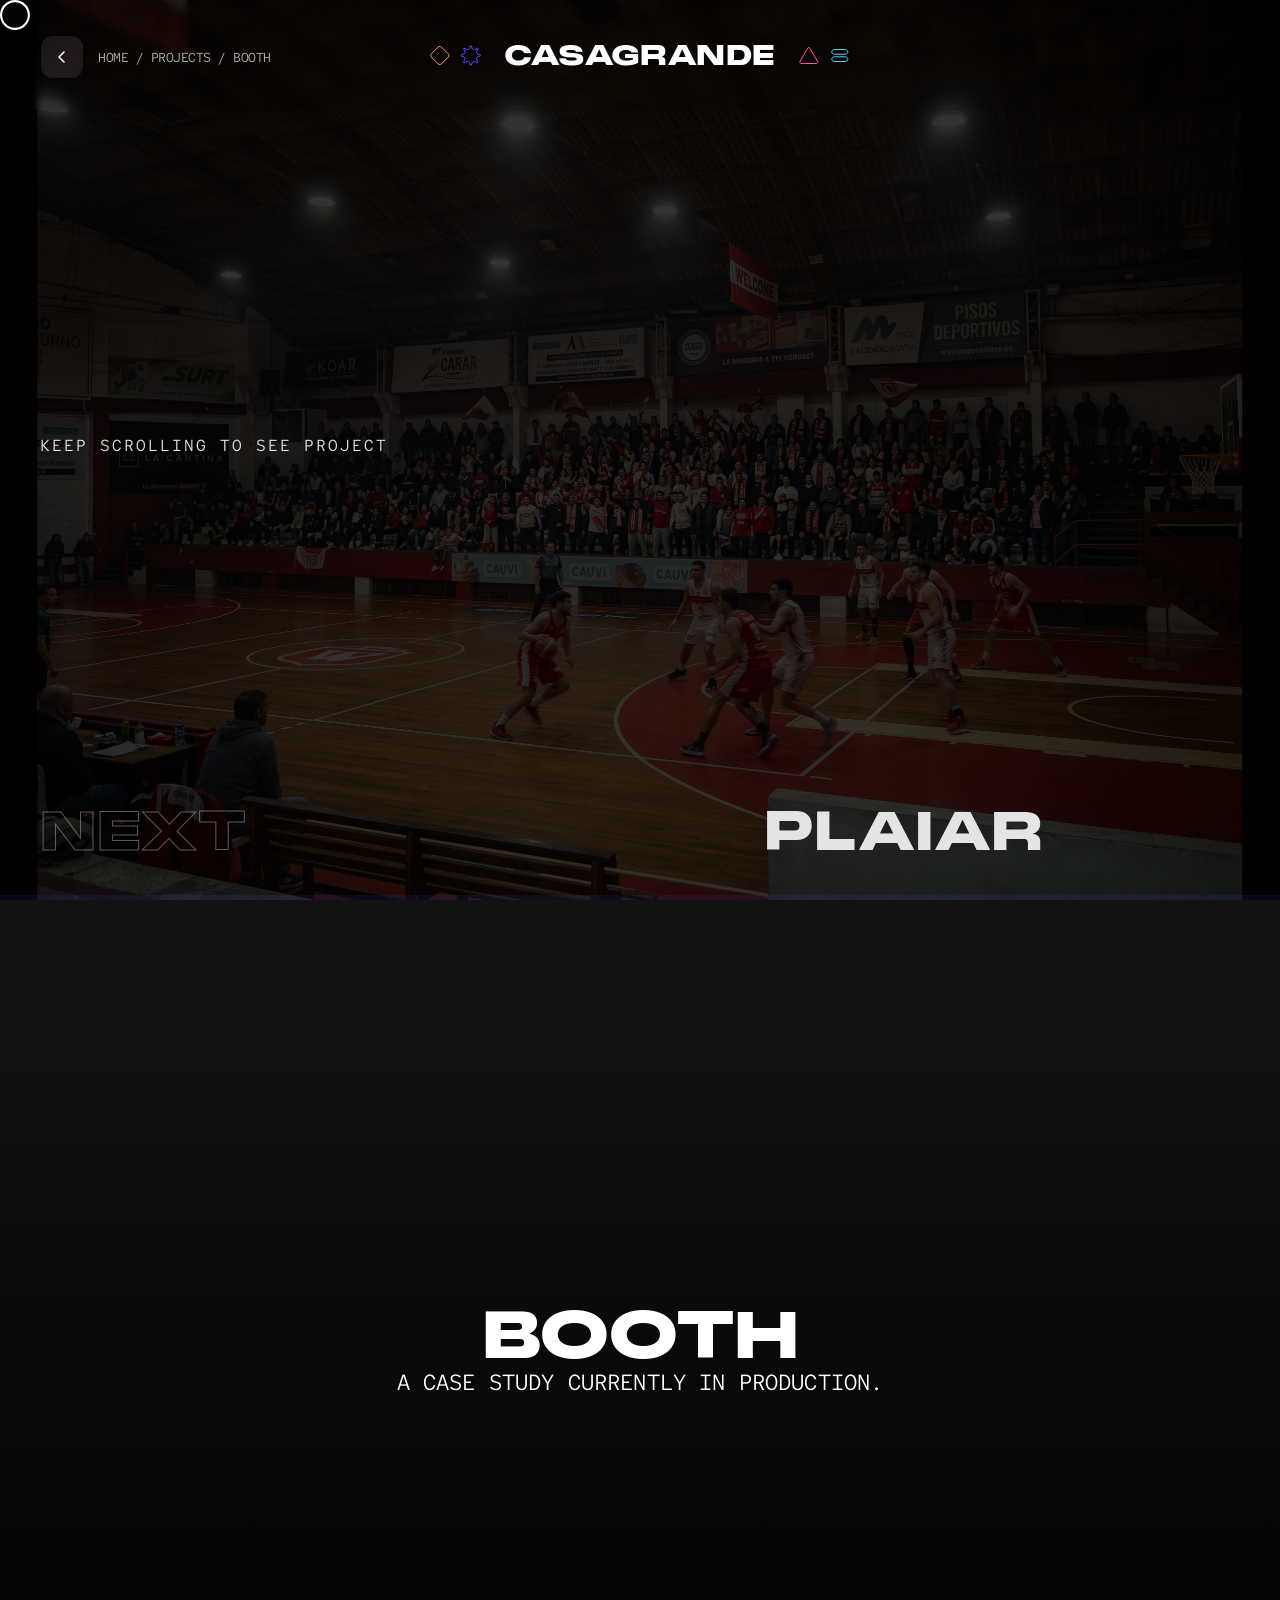
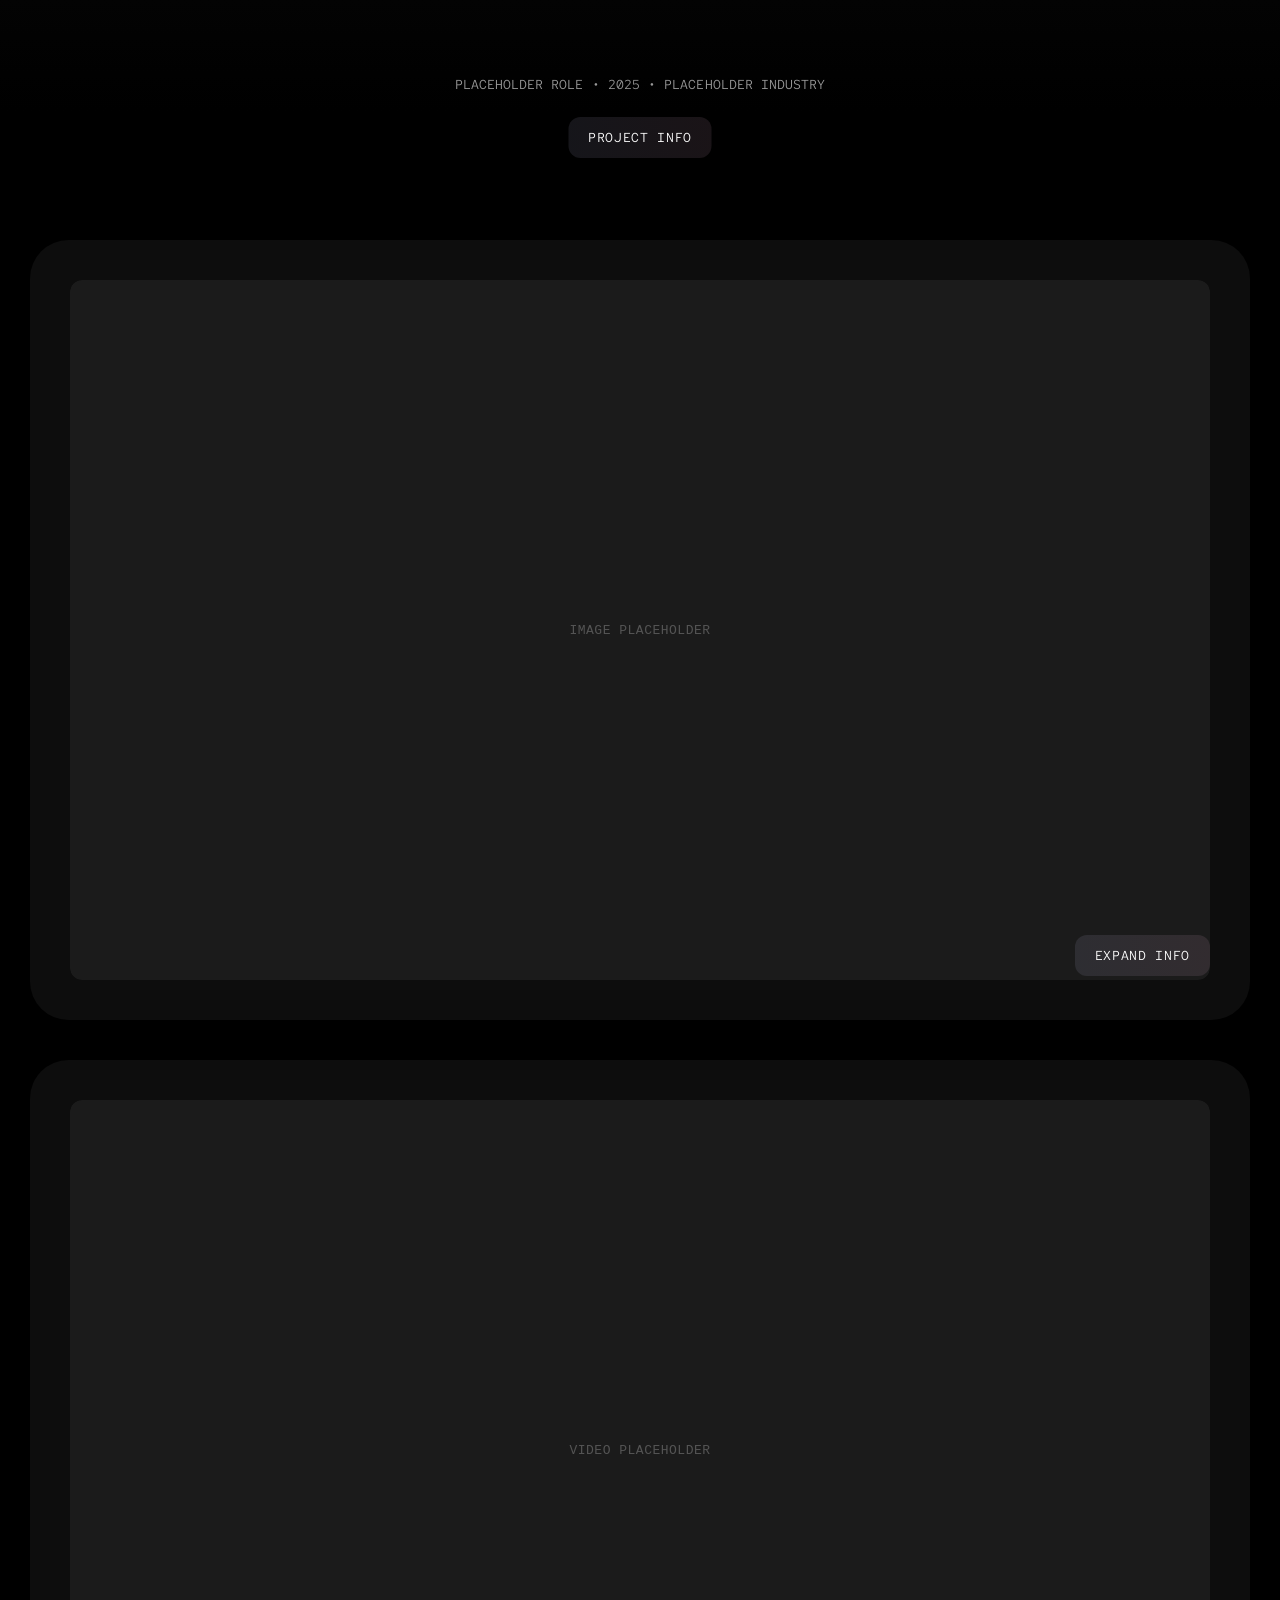
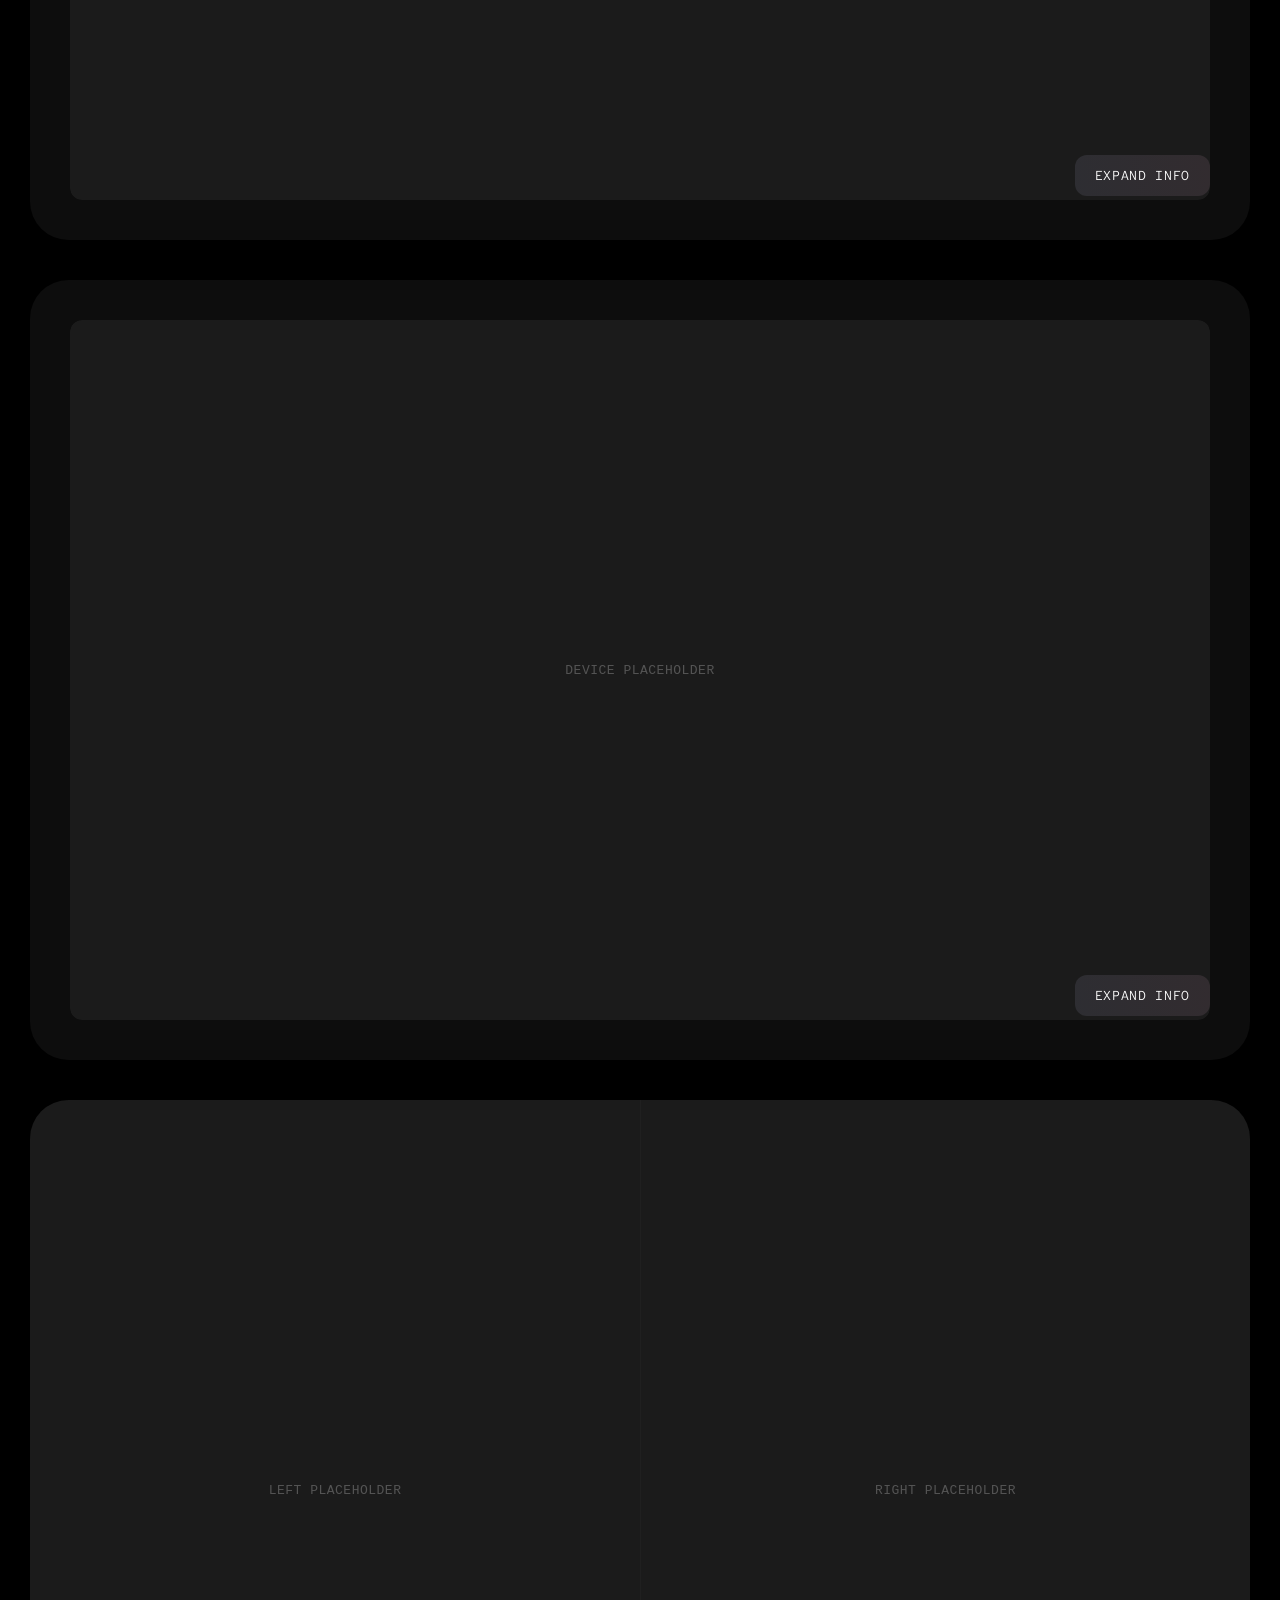
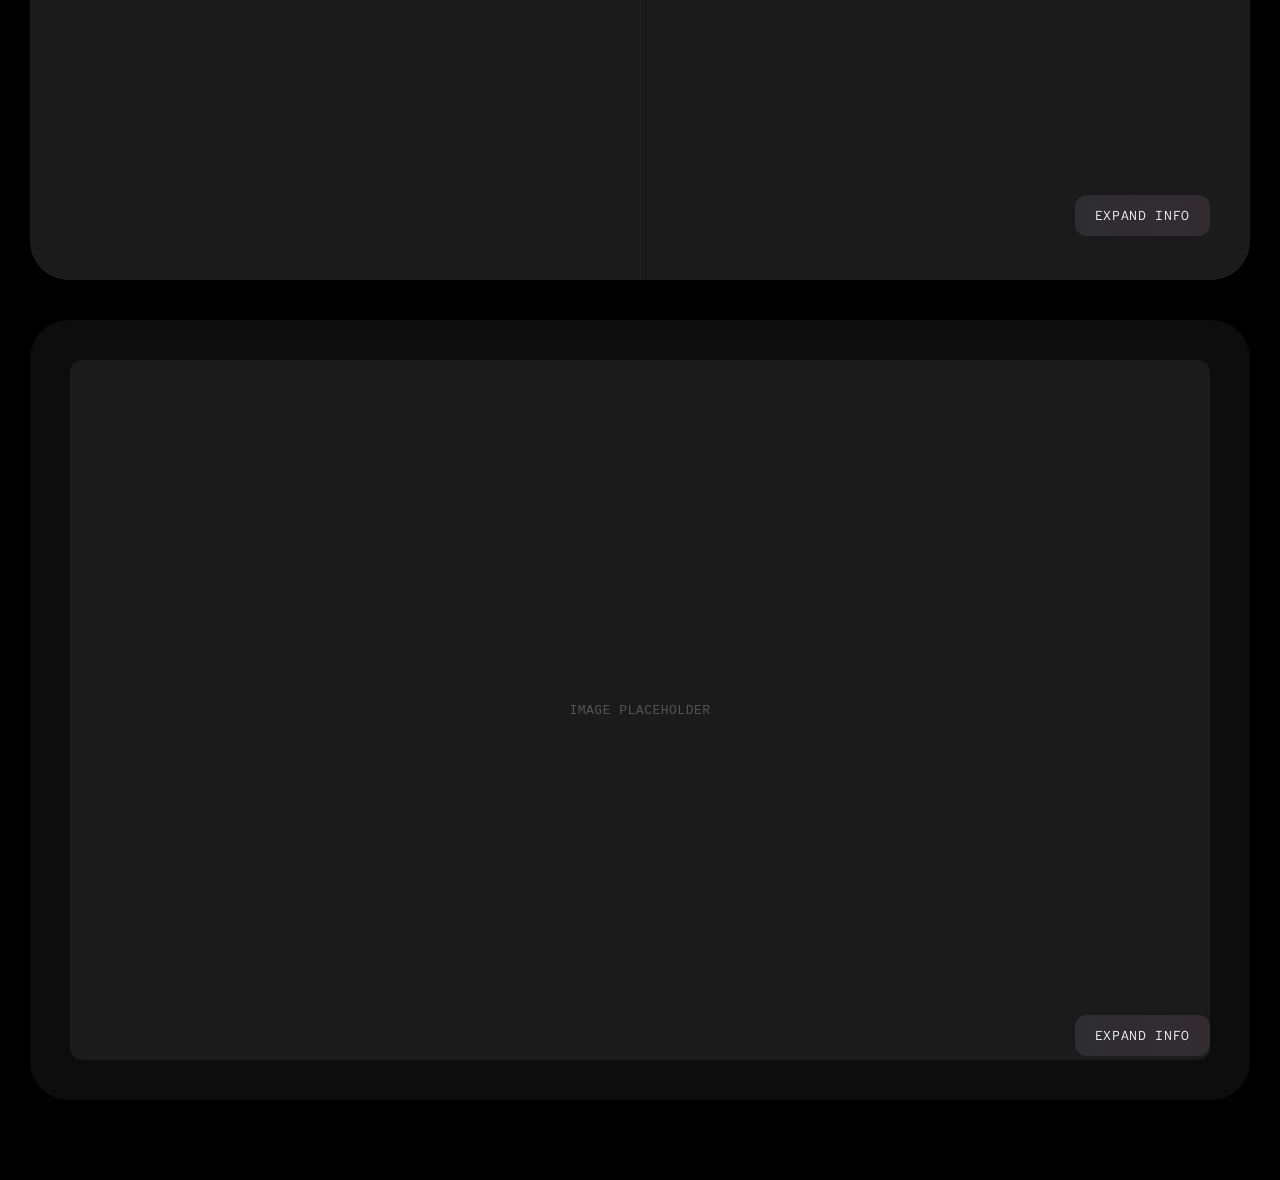
<file: projects/booth/index.html>
<!DOCTYPE html>
<html lang="en">
<head>
  <meta charset="UTF-8">
  <meta name="viewport" content="width=device-width, initial-scale=1.0">
  <title>Booth — CASAGRANDE</title>
  <meta name="description" content="Booth — product design case study by Fabrizio Casagrande.">
  <link rel="icon" type="image/svg+xml" href="../../favicon.svg">
  <link rel="preconnect" href="https://fonts.googleapis.com">
  <link rel="preconnect" href="https://fonts.gstatic.com" crossorigin>
  <link href="https://fonts.googleapis.com/css2?family=Red+Hat+Mono:wght@400;500&display=swap" rel="stylesheet">
  <link rel="stylesheet" href="../../cursor.css">
  <link rel="stylesheet" href="../../nav.css">
  <link rel="stylesheet" href="../case-study.css">

  <script>if(sessionStorage.getItem('pg_dir')){document.documentElement.style.setProperty('--pgtrans-init','1')}</script>

  <style>
    @font-face {
      font-family: 'PP Monument Extended';
      font-weight: 900; font-style: normal;
      src: url('../../PPMonumentExtended-Black.woff2') format('woff2'),
           url('../../PPMonumentExtended-Black.woff')  format('woff');
    }
    @font-face {
      font-family: 'PP Monument Condensed';
      font-weight: 900; font-style: normal;
      src: url('../../PPMonumentCondensed-Black.woff2') format('woff2'),
           url('../../PPMonumentCondensed-Black.woff')  format('woff');
    }

    *, *::before, *::after { margin: 0; padding: 0; box-sizing: border-box; }
    img, video { display: block; max-width: 100%; }
    a { color: inherit; text-decoration: none; }
    button { border: none; background: none; font: inherit; color: inherit; cursor: none; }
    ul { list-style: none; }

    /* ── Booth: neutral accent (placeholder) ── */
    :root { --accent: #888888; }
    .scene-ring-fill { stroke: #888888; }

    /* ── Hero placeholder background ── */
    .hero { background: #111; }
    .hero-overlay {
      background: linear-gradient(to top, #000 9.867%, rgba(20,20,20,0.5) 87.236%);
    }

    /* ── Media placeholder ── */
    .media-placeholder {
      background: rgba(255,255,255,0.06);
      border-radius: 12px;
      display: flex;
      align-items: center;
      justify-content: center;
      width: 100%; height: 100%;
      font-family: monospace;
      font-size: 13px;
      letter-spacing: 0.5px;
      color: rgba(255,255,255,0.25);
      text-transform: uppercase;
    }

    /* ── Scene: centered content layer ── */
    .s-placeholder-wrap {
      position: absolute;
      inset: 40px;
      z-index: 2;
      border-radius: 12px;
      overflow: hidden;
    }

    /* ── Scene: split (image + image) ── */
    .s-split-wrap {
      position: absolute; inset: 0;
      display: grid; grid-template-columns: 1fr 1fr;
    }
    .s-split-wrap > div {
      overflow: hidden; position: relative;
    }
    .s-split-wrap > div + div {
      border-left: 1px solid rgba(255,255,255,0.08);
    }

    /* ── Scene tint ── */
    .scene-tint {
      position: absolute; inset: 0; z-index: 1;
      background: rgba(0,0,0,0.35);
    }

    /* ── Dark solid bg for placeholder scenes ── */
    .scene-solid-bg {
      position: absolute; inset: 0;
      background: #0d0d0d;
    }

    @media (max-width: 600px) {
      .s-split-wrap { grid-template-columns: 1fr; }
      .s-split-wrap > div + div { border-left: none; border-top: 1px solid rgba(255,255,255,0.08); }
    }

    /* ── Hero wordmark (placeholder logo) ── */
    .hero-center-wordmark {
      font-family: var(--extended);
      font-size: clamp(28px, 5vw, 64px);
      font-weight: 900; text-transform: uppercase;
      color: #fff; letter-spacing: -0.02em; line-height: 1;
    }
  </style>
</head>
<body>

<div id="pgtrans" aria-hidden="true"></div>

<!-- ── NEXT project (wraps to plaiar) ──────────────────────── -->
<div id="cs-next" aria-hidden="true">
  <div class="cs-next-bg-top">
    <img src="../plaiar/scene-arena.png" alt="" loading="lazy">
    <div class="cs-next-bg-top-overlay"></div>
  </div>
  <div class="cs-next-bg-flip">
    <img src="../plaiar/scene-arena.png" alt="" loading="lazy">
  </div>
  <div id="cs-next-overlay" class="cs-next-overlay"></div>
  <p id="cs-next-label" class="cs-next-label">KEEP SCROLLING TO SEE PROJECT</p>
  <div id="cs-next-title" class="cs-next-title">
    <span class="cs-next-word">NEXT</span>
    <span class="cs-next-name">PLAIAR</span>
  </div>
  <div class="cs-next-bar">
    <div id="cs-next-bar-fill" class="cs-next-bar-fill"></div>
  </div>
</div>

<!-- ── PAGE WRAP ──────────────────────────────────────────── -->
<div id="page-wrap">

  <!-- NAV -->
  <header id="g-nav" role="banner">
    <div id="g-nav-left">
      <a id="g-nav-back" href="../" aria-label="Back to Projects" data-aura>
        <svg width="18" height="18" viewBox="0 0 18 18" fill="none" aria-hidden="true">
          <path d="M11 4L6 9L11 14" stroke="white" stroke-width="1.5" stroke-linecap="round" stroke-linejoin="round"/>
        </svg>
      </a>
      <span id="g-nav-breadcrumb">Home / Projects / BOOTH</span>
    </div>
    <a id="g-nav-logo" href="../../" aria-label="CASAGRANDE — back to homepage" data-aura>
      <img class="g-nav-icon" src="../../icons/simone.svg"      alt="" aria-hidden="true">
      <img class="g-nav-icon" src="../../icons/metapatient.svg" alt="" aria-hidden="true">
      <div id="g-nav-wordmark"><span id="g-nav-wordmark-text">CASAGRANDE</span></div>
      <img class="g-nav-icon" src="../../icons/nexus.svg"       alt="" aria-hidden="true">
      <img class="g-nav-icon" src="../../icons/booth.svg"       alt="" aria-hidden="true">
    </a>
  </header>

  <!-- ── HERO ──────────────────────────────────────────────── -->
  <div class="hero" id="hero">
    <div class="hero-overlay" aria-hidden="true"></div>

    <div class="hero-center-block" aria-hidden="true">
      <p class="hero-center-wordmark">Booth</p>
      <p class="hero-center-title">A case study currently in production.</p>
    </div>
    <div class="hero-bottom-nav">
      <p class="hero-meta-line">Placeholder Role • 2025 • Placeholder Industry</p>
      <button id="hero-expand-btn" class="expand-btn" data-aura>PROJECT INFO</button>
    </div>

    <div class="hero-mob-col">
      <div class="hero-mob-text">
        <p class="hero-mob-role">Placeholder Role • 2025 • Placeholder Industry</p>
      </div>
      <button class="hero-mob-btn expand-btn" data-aura>PROJECT INFO</button>
    </div>
  </div>

  <!-- ── SCENES ─────────────────────────────────────────────── -->
  <div class="scenes">

    <!-- ══ Scene 1 — IMAGE layout ══ -->
    <div class="scene" data-scene="0">
      <div class="scene-card">
        <div class="scene-solid-bg" aria-hidden="true"></div>
        <div class="s-placeholder-wrap">
          <div class="media-placeholder" data-type="IMAGE">IMAGE PLACEHOLDER</div>
        </div>
        <div class="scene-icon" aria-hidden="true">
          <svg class="scene-ring-svg" viewBox="0 0 21 21">
            <path class="scene-ring-fill" d="M9.39062 3.14355C9.88428 2.2855 11.1157 2.2855 11.6094 3.14355L19.3252 16.5654C19.8208 17.4281 19.199 18.4998 18.2158 18.5H2.78418C1.80103 18.4998 1.17919 17.4281 1.6748 16.5654L9.39062 3.14355Z"/>
          </svg>
        </div>
        <button class="expand-btn scene-expand-btn" data-aura data-info="info-01">EXPAND INFO</button>
        <div class="scene-info" id="info-01" aria-hidden="true">
          <div class="scene-info-blur"></div>
          <div class="scene-info-text">
            <h2 class="scene-info-title">Section One</h2>
            <p class="scene-info-desc">Lorem ipsum dolor sit amet, consectetur adipiscing elit. Sed do eiusmod tempor incididunt ut labore et dolore magna aliqua. Ut enim ad minim veniam, quis nostrud exercitation ullamco.</p>
          </div>
          <button class="expand-btn scene-close-btn" data-aura data-info="info-01">CLOSE INFO</button>
        </div>
      </div>
    </div>

    <!-- ══ Scene 2 — VIDEO layout ══ -->
    <div class="scene" data-scene="1">
      <div class="scene-card">
        <div class="scene-solid-bg" aria-hidden="true"></div>
        <div class="s-placeholder-wrap">
          <div class="media-placeholder" data-type="VIDEO">VIDEO PLACEHOLDER</div>
        </div>
        <div class="scene-icon" aria-hidden="true">
          <svg class="scene-ring-svg" viewBox="0 0 21 21">
            <path class="scene-ring-fill" d="M9.39062 3.14355C9.88428 2.2855 11.1157 2.2855 11.6094 3.14355L19.3252 16.5654C19.8208 17.4281 19.199 18.4998 18.2158 18.5H2.78418C1.80103 18.4998 1.17919 17.4281 1.6748 16.5654L9.39062 3.14355Z"/>
          </svg>
        </div>
        <button class="expand-btn scene-expand-btn" data-aura data-info="info-02">EXPAND INFO</button>
        <div class="scene-info" id="info-02" aria-hidden="true">
          <div class="scene-info-blur"></div>
          <div class="scene-info-text">
            <h2 class="scene-info-title">Section Two</h2>
            <p class="scene-info-desc">Lorem ipsum dolor sit amet, consectetur adipiscing elit. Sed do eiusmod tempor incididunt ut labore et dolore magna aliqua. Ut enim ad minim veniam, quis nostrud exercitation ullamco.</p>
          </div>
          <button class="expand-btn scene-close-btn" data-aura data-info="info-02">CLOSE INFO</button>
        </div>
      </div>
    </div>

    <!-- ══ Scene 3 — DEVICE layout ══ -->
    <div class="scene" data-scene="2">
      <div class="scene-card">
        <div class="scene-solid-bg" aria-hidden="true"></div>
        <div class="s-placeholder-wrap">
          <div class="media-placeholder" data-type="DEVICE">DEVICE PLACEHOLDER</div>
        </div>
        <div class="scene-icon" aria-hidden="true">
          <svg class="scene-ring-svg" viewBox="0 0 21 21">
            <path class="scene-ring-fill" d="M9.39062 3.14355C9.88428 2.2855 11.1157 2.2855 11.6094 3.14355L19.3252 16.5654C19.8208 17.4281 19.199 18.4998 18.2158 18.5H2.78418C1.80103 18.4998 1.17919 17.4281 1.6748 16.5654L9.39062 3.14355Z"/>
          </svg>
        </div>
        <button class="expand-btn scene-expand-btn" data-aura data-info="info-03">EXPAND INFO</button>
        <div class="scene-info" id="info-03" aria-hidden="true">
          <div class="scene-info-blur"></div>
          <div class="scene-info-text">
            <h2 class="scene-info-title">Section Three</h2>
            <p class="scene-info-desc">Lorem ipsum dolor sit amet, consectetur adipiscing elit. Sed do eiusmod tempor incididunt ut labore et dolore magna aliqua. Ut enim ad minim veniam, quis nostrud exercitation ullamco.</p>
          </div>
          <button class="expand-btn scene-close-btn" data-aura data-info="info-03">CLOSE INFO</button>
        </div>
      </div>
    </div>

    <!-- ══ Scene 4 — SPLIT layout ══ -->
    <div class="scene" data-scene="3">
      <div class="scene-card">
        <div class="scene-solid-bg" aria-hidden="true"></div>
        <div class="s-split-wrap">
          <div><div class="media-placeholder" style="border-radius:0" data-type="IMAGE">LEFT PLACEHOLDER</div></div>
          <div><div class="media-placeholder" style="border-radius:0" data-type="IMAGE">RIGHT PLACEHOLDER</div></div>
        </div>
        <div class="scene-icon" aria-hidden="true">
          <svg class="scene-ring-svg" viewBox="0 0 21 21">
            <path class="scene-ring-fill" d="M9.39062 3.14355C9.88428 2.2855 11.1157 2.2855 11.6094 3.14355L19.3252 16.5654C19.8208 17.4281 19.199 18.4998 18.2158 18.5H2.78418C1.80103 18.4998 1.17919 17.4281 1.6748 16.5654L9.39062 3.14355Z"/>
          </svg>
        </div>
        <button class="expand-btn scene-expand-btn" data-aura data-info="info-04">EXPAND INFO</button>
        <div class="scene-info" id="info-04" aria-hidden="true">
          <div class="scene-info-blur"></div>
          <div class="scene-info-text">
            <h2 class="scene-info-title">Section Four</h2>
            <p class="scene-info-desc">Lorem ipsum dolor sit amet, consectetur adipiscing elit. Sed do eiusmod tempor incididunt ut labore et dolore magna aliqua. Ut enim ad minim veniam, quis nostrud exercitation ullamco.</p>
          </div>
          <button class="expand-btn scene-close-btn" data-aura data-info="info-04">CLOSE INFO</button>
        </div>
      </div>
    </div>

    <!-- ══ Scene 5 — IMAGE layout ══ -->
    <div class="scene" data-scene="4">
      <div class="scene-card">
        <div class="scene-solid-bg" aria-hidden="true"></div>
        <div class="s-placeholder-wrap">
          <div class="media-placeholder" data-type="IMAGE">IMAGE PLACEHOLDER</div>
        </div>
        <div class="scene-icon" aria-hidden="true">
          <svg class="scene-ring-svg" viewBox="0 0 21 21">
            <path class="scene-ring-fill" d="M9.39062 3.14355C9.88428 2.2855 11.1157 2.2855 11.6094 3.14355L19.3252 16.5654C19.8208 17.4281 19.199 18.4998 18.2158 18.5H2.78418C1.80103 18.4998 1.17919 17.4281 1.6748 16.5654L9.39062 3.14355Z"/>
          </svg>
        </div>
        <button class="expand-btn scene-expand-btn" data-aura data-info="info-05">EXPAND INFO</button>
        <div class="scene-info" id="info-05" aria-hidden="true">
          <div class="scene-info-blur"></div>
          <div class="scene-info-text">
            <h2 class="scene-info-title">Section Five</h2>
            <p class="scene-info-desc">Lorem ipsum dolor sit amet, consectetur adipiscing elit. Sed do eiusmod tempor incididunt ut labore et dolore magna aliqua. Ut enim ad minim veniam, quis nostrud exercitation ullamco.</p>
          </div>
          <button class="expand-btn scene-close-btn" data-aura data-info="info-05">CLOSE INFO</button>
        </div>
      </div>
    </div>

  </div><!-- /scenes -->

  <div style="height: 80px;"></div>

</div><!-- /page-wrap -->

<div id="next-spacer" aria-hidden="true"></div>

<!-- Custom cursor -->
<div id="cursor">
  <div id="cursor-inner">
    <svg width="30" height="30" viewBox="0 0 30 30" fill="none">
      <mask id="cursor-mask" fill="white">
        <path d="M0 14.9632C0 6.69925 6.69925 0 14.9632 0C23.2271 0 29.9264 6.69925 29.9264 14.9632C29.9264 23.2271 23.2271 29.9264 14.9632 29.9264C6.69925 29.9264 0 23.2271 0 14.9632Z"/>
      </mask>
      <path d="M0 14.9632C0 6.69925 6.69925 0 14.9632 0C23.2271 0 29.9264 6.69925 29.9264 14.9632C29.9264 23.2271 23.2271 29.9264 14.9632 29.9264C6.69925 29.9264 0 23.2271 0 14.9632Z" fill="white" fill-opacity="0.01"/>
      <path d="M14.9632 29.9264V27.7888C7.87982 27.7888 2.1376 22.0466 2.1376 14.9632H-2.1376C-2.1376 24.4077 5.51869 32.064 14.9632 32.064V29.9264ZM29.9264 14.9632H27.7888C27.7888 22.0466 22.0466 27.7888 14.9632 27.7888V32.064C24.4077 32.064 32.064 24.4077 32.064 14.9632H29.9264ZM14.9632 0V2.1376C22.0466 2.1376 27.7888 7.87982 27.7888 14.9632H32.064C32.064 5.51869 24.4077 -2.1376 14.9632 -2.1376V0ZM14.9632 0V-2.1376C5.51869 -2.1376 -2.1376 5.51869 -2.1376 14.9632H2.1376C2.1376 7.87982 7.87982 2.1376 14.9632 2.1376V0Z" fill="white" mask="url(#cursor-mask)"/>
    </svg>
  </div>
</div>
<div id="page-aura"><div id="page-aura-inner"></div></div>

<!-- ── HERO INFO OVERLAY ── -->
<div id="hero-info-ov" aria-hidden="true">
  <button id="hero-info-close" aria-label="Close">
    <svg width="22" height="22" viewBox="0 0 22 22" fill="none" aria-hidden="true">
      <path d="M17 5L5 17M5 5L17 17" stroke="currentColor" stroke-width="1.5" stroke-linecap="round"/>
    </svg>
  </button>
  <div id="hero-info-scroll">
    <div id="hero-info-content">
      <!-- populated by case-study.js from CASE_CONFIG.projectInfo -->
    </div>
  </div>
</div>

<script src="https://cdnjs.cloudflare.com/ajax/libs/gsap/3.12.5/gsap.min.js"></script>
<script src="../../cursor.js"></script>
<script src="../../nav.js"></script>
<script src="../../transition.js"></script>

<script>
window.CASE_CONFIG = {
  slug: 'booth',
  ringCount: 5,
  nextProject: {
    name: 'PLAIAR',
    path: '../plaiar/',
    restricted: false
  },
  projectInfo: {
    phrases: [
      'Lorem ipsum dolor sit amet, consectetur adipiscing elit, sed do eiusmod tempor incididunt ut labore et dolore magna aliqua.',
      'Ut enim ad minim veniam, quis nostrud exercitation ullamco laboris nisi ut aliquip ex ea commodo consequat. Duis aute irure dolor in reprehenderit.'
    ],
    meta: [
      { label: 'Contribution', value: 'Placeholder Role' },
      { label: 'Timeline',     value: '2025' },
      { label: 'Industry',     value: 'Placeholder Industry' },
      { label: 'Focus',        value: ['Placeholder Focus A', 'Placeholder Focus B'] }
    ]
  }
};
</script>
<script src="../case-study.js"></script>
</body>
</html>
</file>
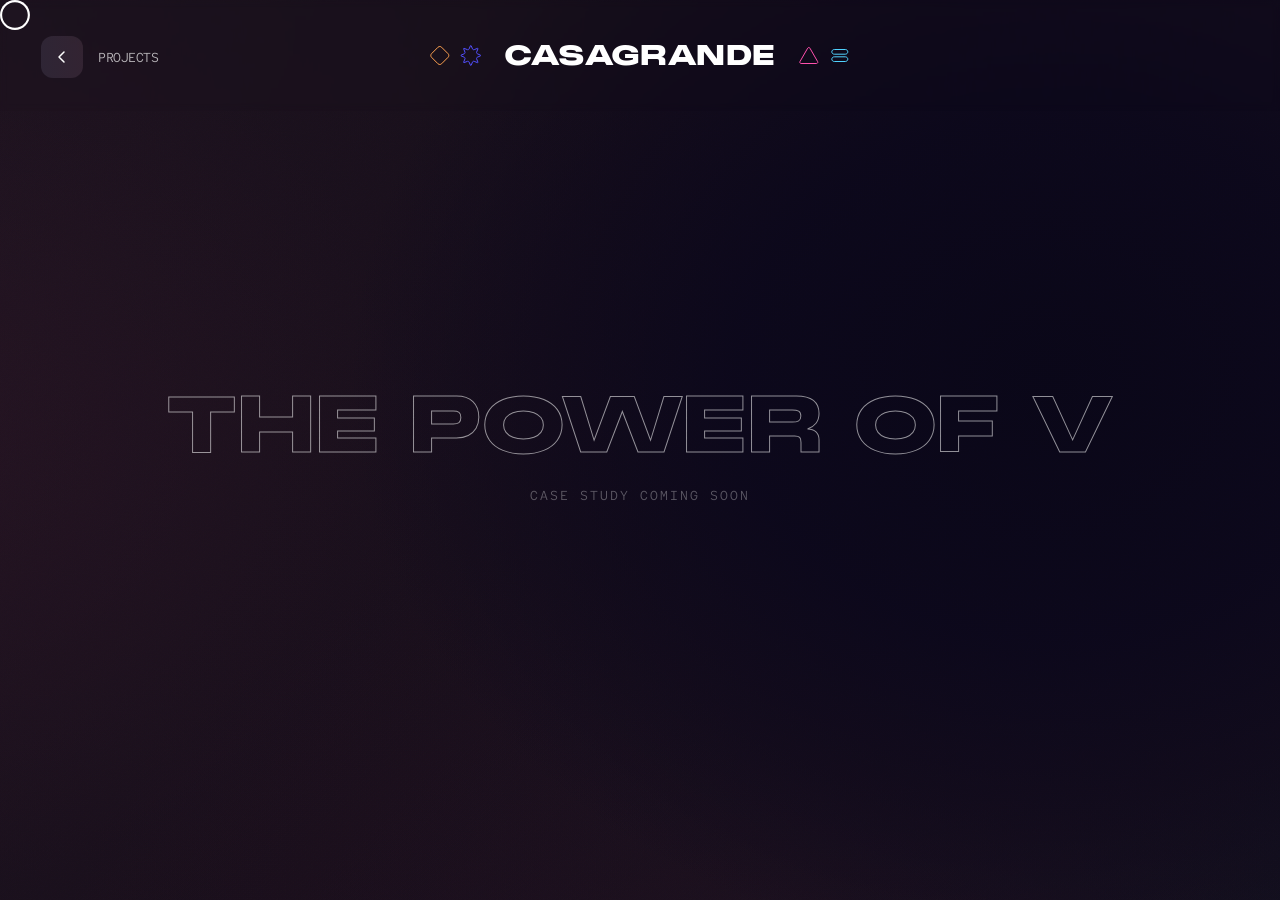
<file: projects/power-of-v/index.html>
<!DOCTYPE html>
<html lang="en">
<head>
  <meta charset="UTF-8">
  <base href="/projects/power-of-v/">
  <meta name="viewport" content="width=device-width, initial-scale=1.0, viewport-fit=cover">
  <title>The Power of V — CASAGRANDE</title>
  <meta name="robots" content="noindex">
  <link rel="icon" type="image/svg+xml" href="../../favicon.svg">

  <link rel="preconnect" href="https://fonts.googleapis.com">
  <link rel="preconnect" href="https://fonts.gstatic.com" crossorigin>
  <link href="https://fonts.googleapis.com/css2?family=Red+Hat+Mono:wght@400;500&display=swap" rel="stylesheet">
  <link rel="stylesheet" href="../../cursor.css">
  <link rel="stylesheet" href="../../nav.css">

  <style>
    *, *::before, *::after { margin: 0; padding: 0; box-sizing: border-box; }
    img, svg { display: block; }
    a { color: inherit; text-decoration: none; }

    :root {
      --mono: 'Red Hat Mono', ui-monospace, monospace;
      --monument: 'PP Monument Extended', sans-serif;
    }

    html, body {
      min-height: 100%;
      background:
        radial-gradient(72% 85% at 82% 42%, rgba(10,7,24,0.98) 0%, rgba(12,8,27,0.96) 34%, rgba(16,10,27,0.8) 54%, transparent 76%),
        radial-gradient(95% 120% at -8% 48%, rgba(57,23,43,0.38) 0%, rgba(38,17,34,0.22) 42%, transparent 74%),
        radial-gradient(72% 72% at 56% 110%, rgba(47,18,36,0.34) 0%, transparent 72%),
        linear-gradient(115deg, #19131d 0%, #160f1a 42%, #12101e 100%);
      color: #e4e4e4;
      -webkit-font-smoothing: antialiased;
      -moz-osx-font-smoothing: grayscale;
    }

    body::before {
      content: "";
      position: fixed; inset: 0; z-index: 0; pointer-events: none;
      opacity: 0.045; mix-blend-mode: soft-light;
      background-image: url("data:image/svg+xml,%3Csvg viewBox='0 0 240 240' xmlns='http://www.w3.org/2000/svg'%3E%3Cfilter id='noise'%3E%3CfeTurbulence type='fractalNoise' baseFrequency='0.85' numOctaves='4' stitchTiles='stitch'/%3E%3C/filter%3E%3Crect width='100%25' height='100%25' filter='url(%23noise)' opacity='0.9'/%3E%3C/svg%3E");
      background-size: 220px 220px;
    }

    main {
      position: relative; z-index: 2;
      display: flex; flex-direction: column;
      align-items: center; justify-content: center;
      min-height: 100svh;
      padding: var(--nav-h) 40px 120px;
      text-align: center; gap: 24px;
    }

    .cs-title {
      font-family: var(--monument);
      font-size: clamp(32px, 6vw, 80px);
      font-weight: 900; text-transform: uppercase;
      color: transparent;
      -webkit-text-stroke: 1px rgba(255,255,255,0.55);
      line-height: 1; letter-spacing: -0.01em;
    }

    .cs-sub {
      font-family: var(--mono);
      font-size: 13px; letter-spacing: 2px;
      text-transform: uppercase;
      color: rgba(255,255,255,0.32);
    }

    #pgtrans {
      position: fixed; inset: 0; z-index: 9999; pointer-events: none;
      background: radial-gradient(ellipse at 50% 44%, #1d1929 0%, #12101a 62%);
      opacity: var(--pgtrans-init, 0);
    }
  </style>

  <script>if(sessionStorage.getItem('pg_dir')){document.documentElement.style.setProperty('--pgtrans-init','1')}</script>
</head>
<body>
  <div id="pgtrans" aria-hidden="true"></div>

  <div id="cursor"><div id="cursor-inner">
    <svg width="30" height="30" viewBox="0 0 30 30" fill="none">
      <mask id="cursor-mask" fill="white">
        <path d="M0 14.9632C0 6.69925 6.69925 0 14.9632 0C23.2271 0 29.9264 6.69925 29.9264 14.9632C29.9264 23.2271 23.2271 29.9264 14.9632 29.9264C6.69925 29.9264 0 23.2271 0 14.9632Z"/>
      </mask>
      <path d="M0 14.9632C0 6.69925 6.69925 0 14.9632 0C23.2271 0 29.9264 6.69925 29.9264 14.9632C29.9264 23.2271 23.2271 29.9264 14.9632 29.9264C6.69925 29.9264 0 23.2271 0 14.9632Z" fill="white" fill-opacity="0.01"/>
      <path d="M14.9632 29.9264V27.7888C7.87982 27.7888 2.1376 22.0466 2.1376 14.9632H-2.1376C-2.1376 24.4077 5.51869 32.064 14.9632 32.064V29.9264ZM29.9264 14.9632H27.7888C27.7888 22.0466 22.0466 27.7888 14.9632 27.7888V32.064C24.4077 32.064 32.064 24.4077 32.064 14.9632H29.9264ZM14.9632 0V2.1376C22.0466 2.1376 27.7888 7.87982 27.7888 14.9632H32.064C32.064 5.51869 24.4077 -2.1376 14.9632 -2.1376V0ZM14.9632 0V-2.1376C5.51869 -2.1376 -2.1376 5.51869 -2.1376 14.9632H2.1376C2.1376 7.87982 7.87982 2.1376 14.9632 2.1376V0Z" fill="white" mask="url(#cursor-mask)"/>
    </svg>
  </div></div>

  <header id="g-nav" role="banner">
    <div id="g-nav-left">
      <a id="g-nav-back" href="/projects/" aria-label="Back to projects" data-aura>
        <svg width="18" height="18" viewBox="0 0 18 18" fill="none" aria-hidden="true">
          <path d="M11 4L6 9L11 14" stroke="white" stroke-width="1.5" stroke-linecap="round" stroke-linejoin="round"/>
        </svg>
      </a>
      <span id="g-nav-breadcrumb">Projects</span>
    </div>
    <a id="g-nav-logo" href="../../" aria-label="CASAGRANDE — back to homepage" data-aura>
      <img class="g-nav-icon" src="../../icons/simone.svg"      alt="" aria-hidden="true">
      <img class="g-nav-icon" src="../../icons/metapatient.svg" alt="" aria-hidden="true">
      <div id="g-nav-wordmark"><span id="g-nav-wordmark-text">CASAGRANDE</span></div>
      <img class="g-nav-icon" src="../../icons/nexus.svg"       alt="" aria-hidden="true">
      <img class="g-nav-icon" src="../../icons/booth.svg"       alt="" aria-hidden="true">
    </a>
  </header>

  <main>
    <h1 class="cs-title">The Power of V</h1>
    <p class="cs-sub">Case study coming soon</p>
  </main>

  <script src="https://cdnjs.cloudflare.com/ajax/libs/gsap/3.12.5/gsap.min.js"></script>
  <script src="../../cursor.js"></script>
  <script src="../../nav.js"></script>
  <script src="../../transition.js"></script>
</body>
</html>
</file>
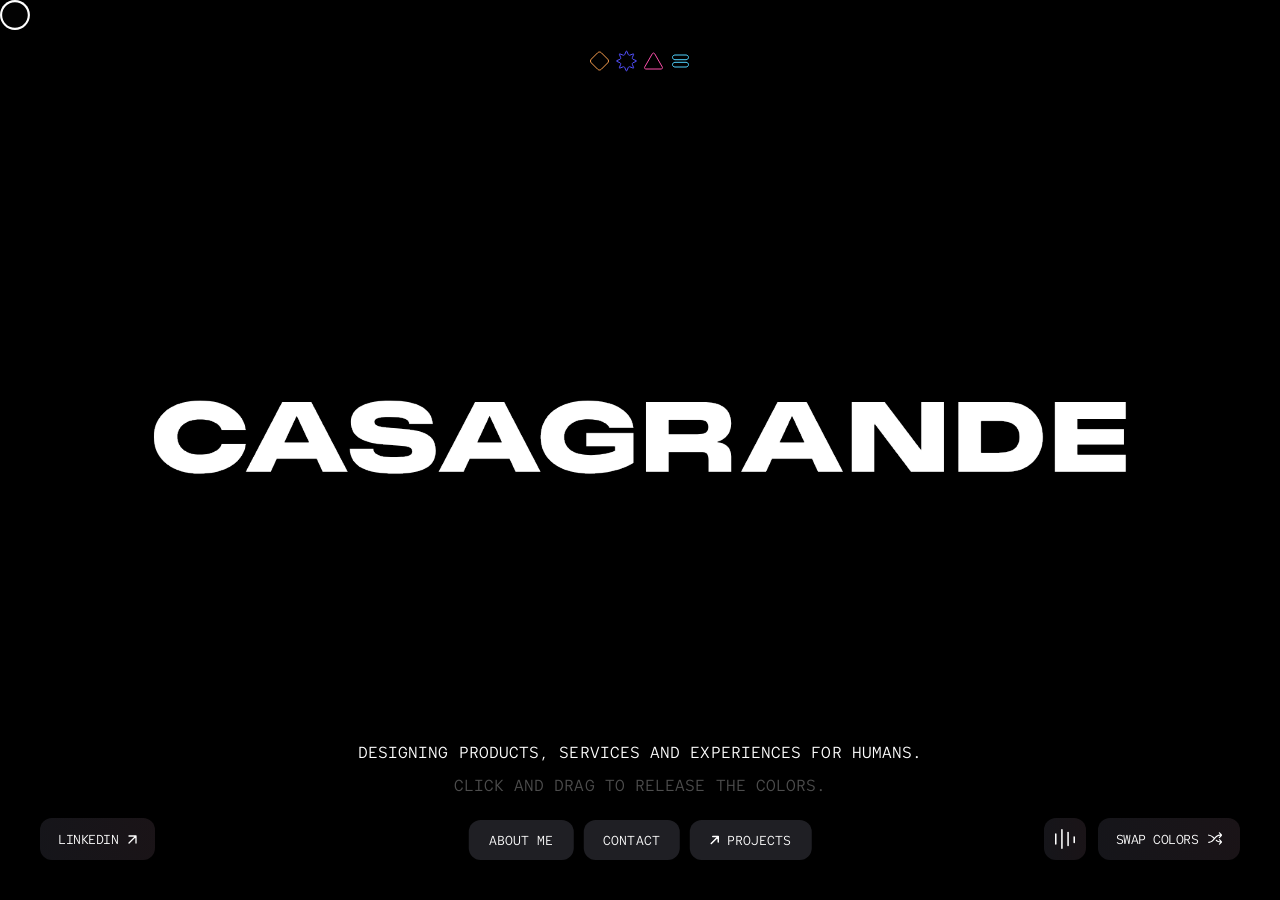
<file: ink-demo.html>
<!DOCTYPE html>
<html lang="en">
<head>
  <meta charset="UTF-8">
  <meta name="viewport" content="width=device-width, initial-scale=1.0, viewport-fit=cover">
  <title>CASAGRANDE</title>
  <meta name="description" content="Designing experiences, products and services. Working between people and technology.">

  <!-- Open Graph -->
  <meta property="og:type"        content="website">
  <meta property="og:url"         content="https://casagrande.design/">
  <meta property="og:title"       content="CASAGRANDE">
  <meta property="og:description" content="Designing experiences, products and services. Working between people and technology.">
  <meta property="og:image"       content="https://casagrande.design/og-preview.png?v=2">
  <meta property="og:image:type"  content="image/png">
  <meta property="og:image:width" content="1916">
  <meta property="og:image:height" content="1316">

  <!-- Twitter Card -->
  <meta name="twitter:card"        content="summary_large_image">
  <meta name="twitter:title"       content="CASAGRANDE">
  <meta name="twitter:description" content="Designing experiences, products and services. Working between people and technology.">
  <meta name="twitter:image"       content="https://casagrande.design/og-preview.png?v=2">
  <link rel="icon" type="image/svg+xml" href="favicon.svg">

  <link rel="preconnect" href="https://fonts.googleapis.com">
  <link rel="preconnect" href="https://fonts.gstatic.com" crossorigin>
  <link href="https://fonts.googleapis.com/css2?family=Red+Hat+Mono:wght@400;500&display=swap" rel="stylesheet">

  <style>
    *, *::before, *::after { margin: 0; padding: 0; box-sizing: border-box; }

    :root {
      --mono: 'Red Hat Mono', ui-monospace, monospace;
      --border: rgba(255,255,255,0.09);
      --dim: rgba(255,255,255,0.38);
      --dimmer: rgba(255,255,255,0.22);
      --surface: rgba(5,5,7,0.60);
    }

    html, body {
      height: 100%;
      background: #000;
      overflow: hidden;
      overscroll-behavior: none;
      touch-action: none;
      -webkit-font-smoothing: antialiased;
      -moz-osx-font-smoothing: grayscale;
      isolation: isolate;
    }
    body {
      position: fixed;
      inset: 0;
      display: flex;
      flex-direction: row;
      justify-content: center;
      align-items: center;
    }

    /* ─── CUSTOM CURSOR ──────────────────────────────────────────────── */
    #cursor {
      position: fixed;
      top: 0; left: 0;
      pointer-events: none;
      z-index: 9000;
      display: none;
    }
    #cursor-inner {
      width: 30px; height: 30px;
      transform-origin: center center;
      transition: filter 0.12s ease;
    }
    #cursor-inner svg { display: block; }

    /* First-time "CLICK AND DRAG" hint — sits inside #cursor so it moves
       with the ring. Dismissed permanently after the first click-and-drag. */
    #cursor-hint {
      position: absolute;
      bottom: calc(100% + 8px);     /* 8px gap above the 30px ring */
      left: 50%;
      transform: translateX(-50%);
      font-family: var(--mono);
      font-size: 10px;
      letter-spacing: 0.12em;
      text-transform: uppercase;
      color: rgba(255,255,255,0.9);
      white-space: nowrap;
      pointer-events: none;
      user-select: none;
    }

    @media (hover: hover) and (pointer: fine) {
      body { cursor: none; }
      #cursor { display: block; }
    }

    /* ─── LOGO (static fallback; hidden when the GPU-displaced logo is live) ─ */
    #logo-wrap {
      position: fixed;
      inset: 0;
      display: flex;
      align-items: center;
      justify-content: center;
      pointer-events: none;
      z-index: 10;
      /* Figma: logo vertical center sits ~13.5px above frame center */
      transform: translateY(-13px);
    }
    #logo-wrap.gl-active { visibility: hidden; }   /* GL logo takes over seamlessly */
    #logo-wrap svg {
      width: clamp(280px, 76vw, 1302px);
      height: auto;
      display: block;
      user-select: none;
    }

    /* ─── BOTTOM COPY ────────────────────────────────────────────────── */
    #copy {
      position: fixed;
      bottom: 40px;
      left: 50%;
      transform: translateX(-50%);
      text-align: center;
      pointer-events: none;
      z-index: 10;
      white-space: nowrap;
    }
    #copy p {
      font-family: var(--mono);
      font-size: 16px;
      letter-spacing: 0.08px;
      text-transform: uppercase;
      color: #fff;            /* line 1: full white */
      line-height: normal;
    }
    #copy p + p {
      margin-top: 12px;
      color: rgba(255,255,255,0.3);   /* line 2: 30% white */
    }
    .copy-btns {
      display: flex;
      gap: 10px;
      justify-content: center;
      margin-top: 24px;
      pointer-events: auto;
    }
    .copy-btn {
      font-family: var(--mono);
      font-size: 13px;
      letter-spacing: 0.065px;
      text-transform: uppercase;
      color: #fff;
      text-decoration: none;
      background: rgba(209,209,240,0.15);
      border-radius: 12px;
      padding: 0 20px;
      height: 40px;
      display: flex;
      align-items: center;
      gap: 7px;
      transition: background 0.2s;
      cursor: pointer;
      border: none;
      white-space: nowrap;
    }
    .copy-btn:hover { background: rgba(209,209,240,0.26); }
    .copy-btn:focus { outline: none; }
    .copy-btn:focus-visible { box-shadow: 0 0 0 1px rgba(255,255,255,0.55); }

    /* ─── LINKEDIN ───────────────────────────────────────────────────── */
    #linkedin {
      position: fixed;
      bottom: 40px; left: 40px;
      z-index: 20;
      font-family: var(--mono);
      font-size: 13px;
      letter-spacing: -0.5px;
      text-transform: uppercase;
      color: #fff;
      text-decoration: none;
      /* Figma: subtle violet→pink tint at 10% */
      background: linear-gradient(78.9deg, rgba(209,209,255,0.1) 0%, rgba(255,192,226,0.1) 99.834%);
      border-radius: 12px;
      padding: 12px 18px;
      height: 42px;
      display: flex;
      align-items: center;
      gap: 10px;
      transition: background 0.2s;
      touch-action: auto;
    }
    #linkedin:hover {
      background: linear-gradient(78.9deg, rgba(209,209,255,0.18) 0%, rgba(255,192,226,0.18) 99.834%);
    }
    #linkedin svg { flex-shrink: 0; }
    #linkedin:focus { outline: none; }
    #linkedin:focus-visible { outline: none; box-shadow: 0 0 0 1px rgba(255,255,255,0.55); }

    /* ─── TOP ICONS (decorative brand glyphs, per the Figma frame) ─────── */
    #ink-trigger-wrap {
      position: fixed;
      top: 40px;
      left: 50%;
      transform: translateX(-50%);
      z-index: 30;
    }
    #ink-trigger {
      display: flex;
      align-items: center;
      justify-content: center;
      user-select: none;
    }
    /* Exact exported Figma ISO-S asset — rendered at natural proportion, vector
       (crisp on retina by nature), never stretched. The SVG includes its own
       Figma padding, so the trigger box matches the frame 1:1. */
    .ink-trigger-icons {
      display: block;
      width: 138px;
      height: auto;
      user-select: none;
      -webkit-user-drag: none;
      pointer-events: none;
    }

    /* ─── BOTTOM-RIGHT CONTROL GROUP (Sound-Viz + Swap Colors) ─────────── */
    #bottom-right {
      position: fixed;
      bottom: 40px; right: 40px;
      z-index: 20;
      display: flex;
      gap: 12px;
      align-items: center;
    }
    #sound-btn {
      width: 42px; height: 42px;
      background: linear-gradient(85.9deg, rgba(209,209,255,0.1) 0%, rgba(255,192,226,0.1) 99.834%);
      border: 0;
      border-radius: 12px;
      display: flex;
      align-items: center;
      justify-content: center;
      cursor: pointer;
      flex-shrink: 0;
      transition: background 0.2s, box-shadow 0.3s;
      touch-action: auto;
    }
    #sound-btn:hover {
      background: linear-gradient(85.9deg, rgba(209,209,255,0.18) 0%, rgba(255,192,226,0.18) 99.834%);
    }
    #sound-btn:focus { outline: none; }
    #sound-btn:focus-visible { outline: none; box-shadow: 0 0 0 1px rgba(255,255,255,0.55); }
    #sound-btn svg { display: block; }
    .sound-bars { transition: opacity 0.2s ease; }
    .mute-slash { transition: opacity 0.2s ease; opacity: 0; }
    #sound-btn.is-muted .sound-bars { opacity: 0.3; }
    #sound-btn.is-muted .mute-slash { opacity: 1; }

    /* ─── SHUFFLE BUTTON — "SWAP COLORS" pill (matches latest Figma frame) ── */
    #shuffle-btn {
      font-family: var(--mono);
      font-size: 13px;
      letter-spacing: -0.5px;
      text-transform: uppercase;
      color: #fff;
      /* Figma: subtle violet→pink tint at 10% (same treatment as LinkedIn) */
      background: linear-gradient(76.47deg, rgba(209,209,255,0.1) 0%, rgba(255,192,226,0.1) 99.834%);
      border: 0;
      border-radius: 12px;
      padding: 12px 18px;
      height: 42px;
      display: flex;
      align-items: center;
      gap: 10px;
      cursor: pointer;
      overflow: hidden;
      transition: background 0.2s, box-shadow 0.3s;
      touch-action: auto;
    }
    .shuffle-sweep {
      position: absolute;
      inset: 0;
      border-radius: inherit;
      pointer-events: none;
      opacity: 0;
      mix-blend-mode: screen;
    }
    #shuffle-btn:hover {
      background: linear-gradient(76.47deg, rgba(209,209,255,0.18) 0%, rgba(255,192,226,0.18) 99.834%);
    }
    #shuffle-btn:focus { outline: none; }
    #shuffle-btn:focus-visible { outline: none; box-shadow: 0 0 0 1px rgba(255,255,255,0.55); }
    #shuffle-btn .swap-icon {
      display: block; width: 14px; height: 16px; flex-shrink: 0; pointer-events: none;
    }

    /* ─── CURSOR-REACTIVE AURA ───────────────────────────────────────────
       A restrained light bloom that appears only under the cursor. Per-element
       auras use a ::before radial gradient centered at --mx/--my (updated by JS).
       Desktop only — JS never activates it on touch, so it stays invisible. ── */
    [data-aura] { position: relative; isolation: isolate; }
    [data-aura]::before {
      content: "";
      position: absolute;
      inset: 0;
      z-index: -1;                  /* above the element's own bg, below its content */
      border-radius: inherit;
      pointer-events: none;
      opacity: 0;
      transition: opacity 220ms ease;   /* fade out */
      background: radial-gradient(circle var(--aura-size, 90px) at var(--mx, 50%) var(--my, 50%),
                  rgba(255,255,255, var(--aura-strength, 0.16)) 0%, transparent 72%);
    }
    [data-aura].is-aura-active::before { opacity: 1; transition-duration: 150ms; }  /* fade in */
    #linkedin    { --aura-size: 85px; --aura-strength: 0.16; }
    #shuffle-btn { --aura-size: 95px; --aura-strength: 0.16; }
    #ink-trigger { --aura-size: 70px; --aura-strength: 0.18; }
    #sound-btn   { --aura-size: 85px; --aura-strength: 0.18; }

    /* Full-viewport pointer tracker — transparent event surface that sits above
       the ink canvas (z:0) but below all UI (z:10+). pointer-events enabled so
       it receives enter/move/leave/down/up; events still bubble to window (no
       stopPropagation here) so ink interaction is unaffected. When the cursor
       moves onto a UI element (higher z-index), hit-testing switches to that
       element and the tracker fires pointerleave, naturally hiding the aura. */
    #canvas-tracker {
      position: fixed;
      inset: 0;
      z-index: 1;
    }

    /* Global canvas affordance — follows cursor over the tracker area.
       Uses a fully-opaque white gradient so element opacity alone controls
       visibility (avoids double-alpha multiplication that made it invisible). */
    #canvas-aura {
      position: fixed; top: 0; left: 0;
      z-index: 5;
      pointer-events: none;
      will-change: transform;
    }
    #canvas-aura-inner {
      position: absolute;
      left: -924px; top: -924px;
      width: 1848px; height: 1848px;
      border-radius: 50%;
      background: radial-gradient(
        circle,
        rgba(255,255,255,0.078) 0%,
        rgba(255,255,255,0.035) 14%,
        rgba(255,255,255,0.014) 30%,
        rgba(255,255,255,0.004) 50%,
        rgba(255,255,255,0.001) 68%,
        rgba(255,255,255,0)     84%
      );
      opacity: 0;
      will-change: opacity, transform;
    }

    /* ─── RESPONSIVE ─────────────────────────────────────────────────── */
    @media (max-width: 600px) {
      #copy { white-space: normal; width: 86vw; bottom: 80px; }
      #copy p { font-size: 12px; line-height: 1.4; }
      #copy p + p { margin-top: 8px; }
      #linkedin { bottom: 24px; left: 24px; }
      #bottom-right { bottom: 24px; right: 24px; }
      #ink-trigger-wrap { top: 24px; }
    }
    @media (max-width: 380px) {
      #logo-wrap svg { width: 94vw; }
    }
  </style>
</head>
<body>

  <!-- Custom cursor: outer shell positions, inner GSAP-scales on press -->
  <div id="cursor">
    <div id="cursor-hint">Click and drag</div>
    <div id="cursor-inner">
      <svg width="30" height="30" viewBox="0 0 30 30" fill="none" xmlns="http://www.w3.org/2000/svg">
        <mask id="cursor-mask" fill="white">
          <path d="M0 14.9632C0 6.69925 6.69925 0 14.9632 0C23.2271 0 29.9264 6.69925 29.9264 14.9632C29.9264 23.2271 23.2271 29.9264 14.9632 29.9264C6.69925 29.9264 0 23.2271 0 14.9632Z"/>
        </mask>
        <path d="M0 14.9632C0 6.69925 6.69925 0 14.9632 0C23.2271 0 29.9264 6.69925 29.9264 14.9632C29.9264 23.2271 23.2271 29.9264 14.9632 29.9264C6.69925 29.9264 0 23.2271 0 14.9632Z" fill="white" fill-opacity="0.01"/>
        <path d="M14.9632 29.9264V27.7888C7.87982 27.7888 2.1376 22.0466 2.1376 14.9632H-2.1376C-2.1376 24.4077 5.51869 32.064 14.9632 32.064V29.9264ZM29.9264 14.9632H27.7888C27.7888 22.0466 22.0466 27.7888 14.9632 27.7888V32.064C24.4077 32.064 32.064 24.4077 32.064 14.9632H29.9264ZM14.9632 0V2.1376C22.0466 2.1376 27.7888 7.87982 27.7888 14.9632H32.064C32.064 5.51869 24.4077 -2.1376 14.9632 -2.1376V0ZM14.9632 0V-2.1376C5.51869 -2.1376 -2.1376 5.51869 -2.1376 14.9632H2.1376C2.1376 7.87982 7.87982 2.1376 14.9632 2.1376V0Z" fill="white" mask="url(#cursor-mask)"/>
      </svg>
    </div>
  </div>

  <!-- Logo (static SVG; doubles as the displacement source + graceful fallback) -->
  <div id="logo-wrap">
    <svg id="logo-svg" viewBox="0 0 1302 99" fill="none" xmlns="http://www.w3.org/2000/svg" aria-label="CASAGRANDE">
      <path d="M62.0098 0C96.5896 0 120.9 15.8594 123.37 39.9092H90.8701C89.3099 31.9793 78.1296 25.6094 62.0098 25.6094C43.6799 25.6095 31.8496 34.9699 31.8496 48.8799C31.8498 63.0496 43.6801 72.539 62.0098 72.5391C78.1298 72.5391 89.3101 66.1695 90.8701 57.9795H123.37C120.9 82.2895 96.5898 98.2793 62.0098 98.2793C24.5701 98.2792 0.000199775 78.9096 0 48.8799C0 19.2399 24.5699 8.23443e-05 62.0098 0ZM316.357 0C353.017 1.2265e-05 372.647 11.0496 373.817 31.8496H342.098C342.098 24.8297 333.647 22.2295 316.098 22.2295C299.458 22.2295 295.558 24.8295 295.558 28.7295C295.558 34.8395 304.397 35.6197 324.938 37.1797C356.657 39.5197 377.718 42.77 377.718 67.21C377.718 90.7396 357.177 98.2793 322.728 98.2793C285.158 98.2793 263.577 89.4393 262.277 64.7393H294.127C294.127 71.4993 301.148 75.9199 321.428 75.9199C342.227 75.9199 345.997 73.0597 345.997 68.25C345.997 61.36 336.507 61.0998 315.837 59.7998C279.177 57.7198 263.837 48.7494 263.837 28.7295C263.837 9.6195 284.247 0 316.357 0ZM581.402 0C616.762 8.52703e-05 640.682 14.8194 642.372 36.7891H609.872C608.182 30.6792 597.392 25.2197 581.662 25.2197C561.512 25.2197 549.682 35.4894 549.682 49.5293C549.682 64.6092 562.812 73.1894 585.302 73.1895C595.832 73.1895 607.532 71.6296 617.412 67.5996V61.6191H579.062V43.4199H642.372V83.7197C627.942 93.2096 605.062 98.2792 583.482 98.2793C543.702 98.2793 517.832 79.1693 517.832 49.5293C517.832 19.3694 542.792 0 581.402 0ZM259.805 95.6797H226.135L218.075 78.2598H164.775L156.715 95.6797H123.045L171.925 2.08008H211.055L259.805 95.6797ZM518.021 95.6797H484.352L476.292 78.2598H422.992L414.932 95.6797H381.262L430.142 2.08008H469.271L518.021 95.6797ZM735.019 2.08008C760.629 2.08008 773.239 11.9596 773.239 30.8096C773.239 43.6794 766.089 52.2592 753.739 56.0293C765.959 56.6794 773.239 63.4399 773.239 75.0098V95.6797H742.688V80.0801C742.688 71.6301 740.348 69.1592 732.028 69.1592H689.519V95.6797H658.969V2.08008H735.019ZM922.932 95.6797H889.262L881.202 78.2598H827.902L819.842 95.6797H786.172L835.052 2.08008H874.182L922.932 95.6797ZM1027.4 66.4297V2.08008H1057.95V95.6797H1013.75L965.001 31.1992V95.6797H934.451V2.08008H978.651L1027.4 66.4297ZM1143.9 2.08008C1170.94 2.08031 1190.57 21.7102 1190.57 48.75C1190.57 75.9196 1170.94 95.6794 1143.9 95.6797H1077.21V2.08008H1143.9ZM1301.54 25.0898H1236.67V38.2197H1298.95V59.2793H1236.67V72.6699H1301.54V95.6797H1206.12V2.08008H1301.54V25.0898ZM1107.76 69.9395H1131.55C1150.01 69.9395 1158.98 62.9197 1158.98 48.75C1158.98 34.84 1150.01 27.8193 1131.55 27.8193H1107.76V69.9395ZM174.915 56.29H207.935L191.425 20.6699L174.915 56.29ZM433.132 56.29H466.151L449.642 20.6699L433.132 56.29ZM838.042 56.29H871.062L854.552 20.6699L838.042 56.29ZM689.519 45.2393H727.999C736.449 45.2392 742.429 43.6791 742.429 35.6191C742.428 27.4296 736.449 26 727.999 26H689.519V45.2393Z" fill="white"/>
    </svg>
  </div>

  <!-- Bottom copy -->
  <div id="copy">
    <p>Designing products, services and experiences for&nbsp;humans.</p>
    <p>Click and drag to release the&nbsp;colors.</p>
    <div class="copy-btns">
      <a class="copy-btn" href="https://www.linkedin.com/in/fabricasagrande/" target="_blank" rel="noopener noreferrer">About me</a>
      <a class="copy-btn" href="mailto:fabricasagrande.uy@gmail.com">Contact</a>
      <a class="copy-btn" href="projects/">
        <svg width="10" height="10" viewBox="0 0 10 10" fill="none" aria-hidden="true"><path d="M1.5 8.5L8.5 1.5M8.5 1.5H3M8.5 1.5V7" stroke="white" stroke-width="1.5" stroke-linecap="round" stroke-linejoin="round"/></svg>
        Projects
      </a>
    </div>
  </div>

  <!-- LinkedIn -->
  <a id="linkedin" data-aura href="https://www.linkedin.com/in/fabricasagrande/" target="_blank" rel="noopener noreferrer">
    LinkedIn
    <svg width="9" height="9" viewBox="0 0 9 9" fill="none" aria-hidden="true">
      <path d="M1 1h7M8 1v7M1 8l7-7" stroke="currentColor" stroke-width="1.3" stroke-linecap="round"/>
    </svg>
  </a>

  <!-- Top brand glyphs — exact exported Figma ISO-S asset -->
  <div id="ink-trigger-wrap" aria-hidden="true">
    <div id="ink-trigger" data-aura>
      <img src="ink-trigger-icons.svg" alt="" class="ink-trigger-icons" draggable="false">
    </div>
  </div>

  <!-- Bottom-right controls: Sound-Viz (Figma 2401:350) + Swap Colors -->
  <div id="bottom-right">
    <button id="sound-btn" data-aura aria-label="Disable sound" aria-pressed="true">
      <svg width="40" height="40" viewBox="0 0 40 40" fill="none" xmlns="http://www.w3.org/2000/svg" aria-hidden="true">
        <g class="sound-bars">
          <path d="M17.6923 29.2857V10.7143C17.6923 10.32 17.3477 10 16.9231 10C16.4985 10 16.1538 10.32 16.1538 10.7143V29.2857C16.1538 29.68 16.4985 30 16.9231 30C17.3477 30 17.6923 29.68 17.6923 29.2857Z" fill="white"/>
          <path d="M11.5385 25V15C11.5385 14.6057 11.1938 14.2857 10.7692 14.2857C10.3446 14.2857 10 14.6057 10 15V25C10 25.3943 10.3446 25.7143 10.7692 25.7143C11.1938 25.7143 11.5385 25.3943 11.5385 25Z" fill="white"/>
          <path d="M23.8462 26.4286V13.5714C23.8462 13.1771 23.5015 12.8571 23.0769 12.8571C22.6523 12.8571 22.3077 13.1771 22.3077 13.5714V26.4286C22.3077 26.8229 22.6523 27.1429 23.0769 27.1429C23.5015 27.1429 23.8462 26.8229 23.8462 26.4286Z" fill="white"/>
          <path d="M30 23.5714V17.8571C30 17.4629 29.6554 17.1429 29.2308 17.1429C28.8062 17.1429 28.4615 17.4629 28.4615 17.8571V23.5714C28.4615 23.9657 28.8062 24.2857 29.2308 24.2857C29.6554 24.2857 30 23.9657 30 23.5714Z" fill="white"/>
        </g>
        <line class="mute-slash" x1="9" y1="31" x2="31" y2="9" stroke="white" stroke-width="2" stroke-linecap="round"/>
      </svg>
    </button>
    <button id="shuffle-btn" data-aura aria-label="Swap colors">
      <span class="shuffle-sweep" aria-hidden="true"></span>
      Swap colors
      <img src="swap-colors-icon.svg" alt="" class="swap-icon" draggable="false">
    </button>
  </div>

  <!-- Full-viewport pointer tracker for canvas aura -->
  <div id="canvas-tracker"></div>

  <!-- Global canvas interaction affordance -->
  <div id="canvas-aura"><div id="canvas-aura-inner"></div></div>

  <script src="https://cdnjs.cloudflare.com/ajax/libs/gsap/3.12.5/gsap.min.js"></script>

  <script type="module">
    import InteractiveInkBackground from './interactive-ink.js';

    const logoWrap = document.getElementById('logo-wrap');
    const logoSvg  = document.getElementById('logo-svg');

    /* ── Desktop detection (needed before ink init for displacement tuning) ── */
    const isDesktop = window.matchMedia('(hover: hover) and (pointer: fine)').matches;

    /* ── Ink simulation, with the CASAGRANDE logo displaced by the live fluid ── */
    const ink = new InteractiveInkBackground({
      palette: 'mixed',
      logo: {
        svg: logoSvg.outerHTML,   // same artwork as the DOM fallback
        aspect: 1302 / 99,        // matches the SVG viewBox + CSS layout
        minWidth: 280,
        vwFraction: 0.76,
        maxWidth: 1302,
        offsetY: -13,             // matches #logo-wrap translateY(-13px)
        // Desktop: 25–35% stronger displacement for clearer read.
        // Mobile: keep subtle (readability + performance).
        dispScale:       isDesktop ? 0.055 : 0.04,
        maxDisplacement: isDesktop ? 7     : 5,
        pad: 0.10,                // transparent texture padding (each side)
        // Hide the static DOM logo only once the GPU logo is live; on fallback
        // (mobile / no-WebGL2 / slow devices) the original SVG stays untouched.
        onActive: (active) => logoWrap.classList.toggle('gl-active', active),
      },
    });

    /* ── Custom cursor + canvas/button auras ──────────────────────────── */
    const cursorEl    = document.getElementById('cursor');
    const cursorInner = document.getElementById('cursor-inner');
    const auraOuter   = document.getElementById('canvas-aura');
    const auraInner   = document.getElementById('canvas-aura-inner');

    let canvasState = 'hidden';   // 'hidden' | 'rest' | 'active'

    // Canvas aura: gradient alphas are baked in so element opacity is pure show/hide (0 or 1).
    // 'active' compresses the aura away to reinforce the feeling of pressing into the canvas.
    function setCanvasAura(state) {
      if (state === canvasState) return;
      canvasState = state;
      if (state === 'hidden')
        gsap.to(auraInner, { opacity: 0, scale: 1,   duration: 0.22, ease: 'power2.out', overwrite: true });
      else if (state === 'rest')
        gsap.to(auraInner, { opacity: 1, scale: 1,   duration: 0.25, ease: 'power2.out', overwrite: true });
      else if (state === 'active')
        gsap.to(auraInner, { opacity: 0, scale: 0.3, duration: 0.14, ease: 'power2.in',  overwrite: true });
    }

    if (isDesktop) {
      const hintEl = document.getElementById('cursor-hint');
      let hintDismissed    = false;
      let trackerPtrDown   = false;   // pointer is currently pressed on the canvas

      // Custom cursor: position on every mousemove.
      document.addEventListener('mousemove', (e) => {
        cursorEl.style.transform = `translate(${e.clientX - 15}px,${e.clientY - 15}px)`;
      });
      // Ring: compress on press (no bounce on release — power2.out for clean return).
      // Brightness uses a CSS transition (filter) separate from GSAP's transform.
      document.addEventListener('mousedown', () => {
        cursorInner.style.filter = 'brightness(1.5)';
        gsap.to(cursorInner, { scale: 0.86, duration: 0.10, ease: 'power2.out', overwrite: true });
      });
      document.addEventListener('mouseup', () => {
        cursorInner.style.filter = '';
        gsap.to(cursorInner, { scale: 1,    duration: 0.20, ease: 'power2.out', overwrite: true });
      });

      // Canvas aura — driven by #canvas-tracker (position: fixed; inset: 0; z-index: 1).
      // When the cursor enters a UI element (z ≥ 10), that element wins hit-testing and
      // the tracker fires pointerleave, hiding the aura with no flag or manual check.
      const tracker = document.getElementById('canvas-tracker');

      tracker.addEventListener('pointerenter', (e) => {
        if (e.pointerType !== 'mouse') return;
        auraOuter.style.transform = `translate(${e.clientX}px,${e.clientY}px)`;
        setCanvasAura('rest');
      });
      tracker.addEventListener('pointermove', (e) => {
        if (e.pointerType !== 'mouse') return;
        auraOuter.style.transform = `translate(${e.clientX}px,${e.clientY}px)`;
        // Dismiss the hint on first canvas drag (any move while pointer is pressed).
        if (trackerPtrDown && !hintDismissed) {
          hintDismissed = true;
          gsap.to(hintEl, { opacity: 0, duration: 0.5, ease: 'power2.out',
            onComplete: () => { hintEl.style.display = 'none'; } });
        }
      });
      tracker.addEventListener('pointerdown', (e) => {
        if (e.pointerType !== 'mouse') return;
        trackerPtrDown = true;
        setCanvasAura('active');
      });
      tracker.addEventListener('pointerup', (e) => {
        if (e.pointerType !== 'mouse') return;
        trackerPtrDown = false;
        setCanvasAura('rest');
      });
      tracker.addEventListener('pointerleave', (e) => {
        if (e.pointerType !== 'mouse') return;
        trackerPtrDown = false;
        setCanvasAura('hidden');
      });

      // Per-button aura: local radial glow tracking cursor within each control.
      const registerAura = (el) => {
        let rect = null;
        const setVars = (e) => {
          el.style.setProperty('--mx', (e.clientX - rect.left) + 'px');
          el.style.setProperty('--my', (e.clientY - rect.top) + 'px');
        };
        el.addEventListener('pointerenter', (e) => {
          if (e.pointerType === 'touch') return;
          rect = el.getBoundingClientRect();
          setVars(e);
          el.classList.add('is-aura-active');
        });
        el.addEventListener('pointermove', (e) => { if (rect) setVars(e); });
        el.addEventListener('pointerleave', () => {
          el.classList.remove('is-aura-active');
          rect = null;
        });
      };
      document.querySelectorAll('[data-aura]').forEach(registerAura);
    }

    /* ── Touch canvas aura ─────────────────────────────────────────────
       UI elements call stopPropagation on pointer events, so document-level
       listeners here naturally activate only when touch lands on the canvas
       background — not on buttons. Appears only during active touch/drag,
       fades out on release, never shows as a permanent affordance. ───── */
    {
      const touchIds = new Set();
      document.addEventListener('pointerdown', (e) => {
        if (e.pointerType !== 'touch') return;
        touchIds.add(e.pointerId);
        auraOuter.style.transform = `translate(${e.clientX}px,${e.clientY}px)`;
        setCanvasAura('active');
      }, { passive: true });
      document.addEventListener('pointermove', (e) => {
        if (e.pointerType !== 'touch' || !touchIds.has(e.pointerId)) return;
        auraOuter.style.transform = `translate(${e.clientX}px,${e.clientY}px)`;
      }, { passive: true });
      const onTouchRelease = (e) => {
        if (e.pointerType !== 'touch') return;
        touchIds.delete(e.pointerId);
        if (touchIds.size === 0) setCanvasAura('hidden');
      };
      document.addEventListener('pointerup',     onTouchRelease, { passive: true });
      document.addEventListener('pointercancel', onTouchRelease, { passive: true });
    }

    /* ── Keep ink from painting under the fixed UI controls ───────────── */
    ['ink-trigger-wrap', 'linkedin', 'shuffle-btn', 'sound-btn'].forEach((id) => {
      const el = document.getElementById(id);
      ['pointerdown', 'pointermove', 'pointerup'].forEach((ev) =>
        el.addEventListener(ev, (e) => e.stopPropagation())
      );
    });
    document.querySelectorAll('.copy-btn').forEach((el) => {
      ['pointerdown', 'pointermove', 'pointerup'].forEach((ev) =>
        el.addEventListener(ev, (e) => e.stopPropagation())
      );
    });

    /* ── Shuffle: re-roll a stable, attractive ink mood ───────────────── */
    const PALETTES = ['violet', 'mixed', 'mixed', 'amber'];
    const rnd = (lo, hi) => +(Math.random() * (hi - lo) + lo).toFixed(2);

    // RGB palette data mirrored from interactive-ink.js PALETTES constant
    const PALETTE_COLORS = {
      violet: [[0.45, 0.18, 0.62], [0.30, 0.23, 0.78], [0.20, 0.32, 0.74], [0.62, 0.16, 0.52]],
      amber:  [[0.95, 0.55, 0.16], [0.82, 0.40, 0.12], [0.62, 0.26, 0.12], [0.92, 0.72, 0.28]],
      mixed:  [[0.45, 0.18, 0.62], [0.29, 0.24, 0.80], [0.62, 0.16, 0.52], [0.94, 0.60, 0.20]],
    };

    const shuffleBtn = document.getElementById('shuffle-btn');
    const sweepEl    = shuffleBtn.querySelector('.shuffle-sweep');

    function _showPaletteSweep(paletteName) {
      const colors = PALETTE_COLORS[paletteName] || PALETTE_COLORS.mixed;
      const stops  = colors.map(([r, g, b]) =>
        `rgba(${Math.round(r*255)},${Math.round(g*255)},${Math.round(b*255)},0.55)`
      ).join(', ');
      sweepEl.style.background = `linear-gradient(90deg, ${stops})`;
      sweepEl.style.clipPath   = 'inset(0 100% 0 0 round 12px)';
      sweepEl.style.opacity    = '1';
      gsap.killTweensOf(sweepEl);
      gsap.to(sweepEl, {
        clipPath: 'inset(0 0% 0 0 round 12px)',
        duration: 0.32,
        ease: 'power2.out',
        overwrite: true,
        onComplete() {
          gsap.to(sweepEl, {
            opacity: 0,
            duration: 0.34,
            ease: 'power2.in',
            onComplete() { sweepEl.style.clipPath = ''; }
          });
        }
      });
    }

    shuffleBtn.addEventListener('click', () => {
      const paletteName = PALETTES[Math.floor(Math.random() * PALETTES.length)];
      ink.set({
        palette:     paletteName,
        intensity:   rnd(0.6, 1.6),
        radius:      rnd(0.5, 1.8),
        dissipation: rnd(0.5, 1.8),
        curl:        rnd(0.4, 2.0),
      });
      _showPaletteSweep(paletteName);
    });

    /* ── Web Audio: coordinate-driven deep ambient sound ──────────────────
       Dark, tactile, sci-fi character. Sub-bass triangle oscillator +
       sub-octave sine through a resonant lowpass, fed into a synthetic
       convolution reverb that creates a long spatial tail. Lazy-init on
       first gesture. UI buttons use stopPropagation so only canvas
       interactions trigger window listeners and therefore sound.

       X → pitch (50–300 Hz, deep bass range)
       Y → filter warmth (80–600 Hz cutoff, always in low-frequency realm)
       velocity → filter resonance Q + gain swell (faster = more intense)
       X → stereo pan (±0.45)                                            ── */
    const SoundEngine = (() => {
      let ctx           = null;
      let reverb        = null;
      let reverbWet     = null;
      let limiter       = null;
      let masterOut     = null;
      const voices      = new Map();
      const cleanupTimers = new Map(); // pending stop timers, keyed by pointerId

      let enabled = sessionStorage.getItem('soundEnabled') !== 'false';

      // Synthesise a reverb impulse response in memory — no network request.
      function _makeIR() {
        const rate  = ctx.sampleRate;
        const len   = Math.ceil(rate * 2.1);
        const buf   = ctx.createBuffer(2, len, rate);
        for (let c = 0; c < 2; c++) {
          const ch = buf.getChannelData(c);
          for (let i = 0; i < len; i++)
            ch[i] = (Math.random() * 2 - 1) * Math.exp(-3.8 * i / len);
        }
        return buf;
      }

      function _boot() {
        if (ctx) return;
        try {
          ctx = new (window.AudioContext || window.webkitAudioContext)();
        } catch (_) { enabled = false; return; }

        // Resume immediately — must happen synchronously while still inside
        // the user gesture, before any CPU-heavy work (IR build, node creation).
        // iOS Safari invalidates the gesture context after ~100ms of sync work.
        ctx.resume().catch(() => {});

        reverb = ctx.createConvolver();
        reverb.buffer = _makeIR();

        reverbWet = ctx.createGain();
        reverbWet.gain.value = 0.42;

        limiter = ctx.createDynamicsCompressor();
        limiter.threshold.value = -14;
        limiter.knee.value      = 6;
        limiter.ratio.value     = 8;
        limiter.attack.value    = 0.001;
        limiter.release.value   = 0.3;

        masterOut = ctx.createGain();
        masterOut.gain.value = enabled ? 0.82 : 0;

        reverb.connect(reverbWet);
        reverbWet.connect(limiter);
        limiter.connect(masterOut);
        masterOut.connect(ctx.destination);
      }

      function _freq(x)        { return 50 * Math.pow(6, Math.max(0, Math.min(1, x))); }
      function _cutoff(y, spd) {
        return Math.min(80 * Math.pow(7.5, 1 - Math.max(0, Math.min(1, y))) + spd * 500, 700);
      }
      function _Q(spd) { return 4 + Math.min(spd * 70, 9); }

      // Immediately disconnect and remove a voice without waiting for fade.
      function _destroyVoice(id) {
        const v = voices.get(id);
        if (!v) return;
        try { v.osc1.stop(); v.osc2.stop(); } catch (_) {}
        [v.osc1, v.osc2, v.o2g, v.filter, v.env, v.panner, v.dryGain].forEach(n => {
          try { n.disconnect(); } catch (_) {}
        });
        voices.delete(id);
      }

      function start(id, x, y) {
        if (!enabled) return;
        _boot();
        if (!ctx) return;
        if (ctx.state === 'suspended') ctx.resume().catch(() => {});

        // Cancel any pending cleanup for this id and destroy the stale voice first,
        // so rapid press-release-press doesn't silently drop the new press.
        if (cleanupTimers.has(id)) {
          clearTimeout(cleanupTimers.get(id));
          cleanupTimers.delete(id);
          _destroyVoice(id);
        }
        if (voices.has(id)) return; // already active (shouldn't happen after above)

        const now  = ctx.currentTime;
        const freq = _freq(x);

        const osc1 = ctx.createOscillator();
        osc1.type            = 'triangle';
        osc1.frequency.value = freq;

        const osc2 = ctx.createOscillator();
        osc2.type            = 'sine';
        osc2.frequency.value = freq * 0.501;

        const o2g = ctx.createGain();
        o2g.gain.value = 0.55;

        const filter = ctx.createBiquadFilter();
        filter.type            = 'lowpass';
        filter.frequency.value = _cutoff(y, 0);
        filter.Q.value         = 5;

        const env = ctx.createGain();
        env.gain.setValueAtTime(0, now);
        env.gain.linearRampToValueAtTime(0.18, now + 0.008); // 8ms attack — immediate feel

        const panner = ctx.createStereoPanner();
        panner.pan.value = (x * 2 - 1) * 0.45;

        const dryGain = ctx.createGain();
        dryGain.gain.value = 0.62;

        osc1.connect(filter);
        osc2.connect(o2g);
        o2g.connect(filter);
        filter.connect(env);
        env.connect(panner);
        panner.connect(dryGain);
        dryGain.connect(limiter);
        panner.connect(reverb);

        osc1.start(now);
        osc2.start(now);

        voices.set(id, { osc1, osc2, o2g, filter, env, panner, dryGain });
      }

      function update(id, x, y, spd) {
        const v = voices.get(id);
        if (!v || !ctx) return;
        const now  = ctx.currentTime;
        const freq = _freq(x);
        v.osc1.frequency.setTargetAtTime(freq,               now, 0.04);
        v.osc2.frequency.setTargetAtTime(freq * 0.501,       now, 0.04);
        v.filter.frequency.setTargetAtTime(_cutoff(y, spd),  now, 0.06);
        v.filter.Q.setTargetAtTime(_Q(spd),                  now, 0.05);
        v.env.gain.setTargetAtTime(0.08 + Math.min(spd * 2.2, 0.11), now, 0.04);
        v.panner.pan.setTargetAtTime((x * 2 - 1) * 0.45,    now, 0.08);
      }

      function stop(id) {
        const v = voices.get(id);
        if (!v || !ctx) return;
        // Cancel any in-flight ramps and ramp gain to zero before cleanup.
        const now = ctx.currentTime;
        v.env.gain.cancelScheduledValues(now);
        v.env.gain.setTargetAtTime(0, now, 0.025); // ~80ms to silence
        // Schedule cleanup after the gain has decayed far enough to be inaudible.
        // Reverb tail continues through the shared node after the voice is gone.
        const timer = setTimeout(() => {
          _destroyVoice(id);
          cleanupTimers.delete(id);
        }, 160);
        cleanupTimers.set(id, timer);
      }

      function setEnabled(on) {
        enabled = on;
        sessionStorage.setItem('soundEnabled', on ? 'true' : 'false');
        if (on) {
          // Boot and resume inside this click gesture — handles the case where
          // the user previously muted and the AudioContext was never created,
          // or was auto-suspended by the browser during silence.
          _boot();
          if (ctx && ctx.state === 'suspended') ctx.resume().catch(() => {});
        }
        if (masterOut && ctx)
          masterOut.gain.setTargetAtTime(on ? 0.82 : 0, ctx.currentTime, 0.14);
        if (!on) voices.forEach((_, id) => stop(id));
      }

      function isEnabled() { return enabled; }

      // Lightweight unlock: boot the context and resume it inside a gesture.
      // Does not create voices — used by the mobile first-touch handler.
      function unlock() {
        _boot();
        if (ctx && ctx.state === 'suspended') ctx.resume().catch(() => {});
      }

      return { start, update, stop, setEnabled, isEnabled, unlock };
    })();

    /* ── Mobile: auto-unlock audio on first touch ────────────────────────
       On touch devices, AudioContext cannot be created or resumed without a
       user gesture. We use a one-time capture-phase listener so that the very
       first touch anywhere on the page (canvas or UI) unlocks the context
       synchronously, before the existing pointerdown voice-start handler runs.
       Desktop keeps its existing flow — pointerdown → start() — unchanged.  ── */
    if (window.matchMedia('(hover: none) and (pointer: coarse)').matches) {
      let _audioUnlocked = false;
      const _onFirstTouch = () => {
        if (_audioUnlocked) return;
        _audioUnlocked = true;
        document.removeEventListener('touchstart',  _onFirstTouch, true);
        document.removeEventListener('pointerdown', _onFirstTouch, true);
        if (SoundEngine.isEnabled()) SoundEngine.unlock();
      };
      // touchstart fires before pointerdown on iOS — both registered so either
      // alone is sufficient; the guard prevents double-execution.
      document.addEventListener('touchstart',  _onFirstTouch, { passive: true, capture: true });
      document.addEventListener('pointerdown', _onFirstTouch, { passive: true, capture: true });
    }

    /* ── Wire sound to canvas pointer interactions ─────────────────────── */
    {
      const _sp = new Map(); // pointerId → {x, y} prev coords
      const _sc = (e) => ({ x: e.clientX / window.innerWidth, y: e.clientY / window.innerHeight });

      window.addEventListener('pointerdown', (e) => {
        const c = _sc(e);
        _sp.set(e.pointerId, c);
        SoundEngine.start(e.pointerId, c.x, c.y);
      }, { passive: true });

      window.addEventListener('pointermove', (e) => {
        const prev = _sp.get(e.pointerId);
        if (!prev) return;
        const c     = _sc(e);
        const speed = Math.hypot(c.x - prev.x, c.y - prev.y);
        _sp.set(e.pointerId, c);
        SoundEngine.update(e.pointerId, c.x, c.y, speed);
      }, { passive: true });

      const _soundEnd = (e) => { SoundEngine.stop(e.pointerId); _sp.delete(e.pointerId); };
      window.addEventListener('pointerup',     _soundEnd, { passive: true });
      window.addEventListener('pointercancel', _soundEnd, { passive: true });
    }

    /* ── Sound-Viz toggle ──────────────────────────────────────────────── */
    {
      const soundBtn = document.getElementById('sound-btn');

      function _syncSoundBtn() {
        const on = SoundEngine.isEnabled();
        soundBtn.classList.toggle('is-muted', !on);
        soundBtn.setAttribute('aria-label',   on ? 'Disable sound' : 'Enable sound');
        soundBtn.setAttribute('aria-pressed',  on ? 'true'         : 'false');
      }

      soundBtn.addEventListener('click', () => {
        SoundEngine.setEnabled(!SoundEngine.isEnabled());
        _syncSoundBtn();
        gsap.fromTo(soundBtn,
          { boxShadow: '0 0 0 1px rgba(255,255,255,0.35), 0 0 18px rgba(255,255,255,0.12)' },
          { boxShadow: '0 0 0 0px rgba(255,255,255,0)', duration: 0.55, ease: 'power2.out', overwrite: true }
        );
      });

      _syncSoundBtn(); // apply persisted state on load
    }
  </script>

</body>
</html>
</file>
<file: cursor.css>
/* ─── SHARED CURSOR SYSTEM ──────────────────────────────────────────────── */
/* Cursor ring */
#cursor {
  position: fixed;
  top: 0; left: 0;
  pointer-events: none;
  z-index: 9000;
  display: none;
}
#cursor-inner {
  width: 30px; height: 30px;
  transform-origin: center center;
  transition: filter 0.12s ease;
}
#cursor-inner svg { display: block; }

@media (hover: hover) and (pointer: fine) {
  body, a, button { cursor: none; }
  #cursor { display: block; }
}

/* Page cursor aura (non-canvas pages) */
#page-aura {
  position: fixed; top: 0; left: 0;
  z-index: 5;
  pointer-events: none;
  will-change: transform;
}
#page-aura-inner {
  position: absolute;
  left: -924px; top: -924px;
  width: 1848px; height: 1848px;
  border-radius: 50%;
  background: radial-gradient(circle,
    rgba(255,255,255,0.078)  0%,
    rgba(255,255,255,0.035) 14%,
    rgba(255,255,255,0.014) 30%,
    rgba(255,255,255,0.004) 50%,
    rgba(255,255,255,0.001) 68%,
    rgba(255,255,255,0)     84%);
  opacity: 0;
  will-change: opacity, transform;
}

/* Button aura */
[data-aura] { position: relative; isolation: isolate; }
[data-aura]::before {
  content: "";
  position: absolute;
  inset: 0;
  z-index: -1;
  border-radius: inherit;
  pointer-events: none;
  opacity: 0;
  transition: opacity 220ms ease;
  background: radial-gradient(circle var(--aura-size, 90px) at var(--mx, 50%) var(--my, 50%),
              rgba(255,255,255, var(--aura-strength, 0.16)) 0%, transparent 72%);
}
[data-aura].is-aura-active::before { opacity: 1; transition-duration: 150ms; }
</file>
<file: nav.css>
/* ─── SHARED GLOBAL NAV ──────────────────────────────────────────────────── */
@font-face {
  font-family: 'PP Monument Extended';
  src: url('PPMonumentExtended-Black.woff2') format('woff2');
  font-weight: 900;
  font-style: normal;
  font-display: swap;
}

:root {
  --nav-h:         111px;
  --nav-h-compact:  81px;
  --nav-ease:      cubic-bezier(0.22, 1, 0.36, 1);
}

/* ─── NAV SHELL ──────────────────────────────────────────────────────────── */
#g-nav {
  position: fixed;
  top: 0; left: 0; right: 0;
  height: var(--nav-h);
  z-index: 100;
  background: rgba(0,0,0,0.01);
  backdrop-filter: blur(3.5px);
  -webkit-backdrop-filter: blur(3.5px);
  border: 1px solid transparent;
  border-radius: 0;
  transition:
    height            0.5s var(--nav-ease),
    top               0.5s var(--nav-ease),
    left              0.5s var(--nav-ease),
    right             0.5s var(--nav-ease),
    border-radius     0.5s var(--nav-ease),
    border-color      0.5s var(--nav-ease),
    background        0.5s var(--nav-ease),
    backdrop-filter   0.5s var(--nav-ease),
    -webkit-backdrop-filter 0.5s var(--nav-ease);
}

#g-nav.is-compact {
  height: var(--nav-h-compact);
  top: 10px;
  left: 40px;
  right: 40px;
  border-radius: 100px;
  border-color: rgba(255,255,255,0.1);
  background: rgba(0,0,0,0.04);
  backdrop-filter: blur(10px);
  -webkit-backdrop-filter: blur(10px);
}

/* ─── LEFT: BACK BUTTON + BREADCRUMB ─────────────────────────────────────── */
#g-nav-left {
  position: absolute;
  left: 40px;
  top: 35px;
  display: flex;
  align-items: center;
  gap: 15px;
  z-index: 1;
  transition: top 0.5s var(--nav-ease);
}
#g-nav.is-compact #g-nav-left { top: 19px; }

#g-nav-back {
  display: flex;
  align-items: center;
  justify-content: center;
  width: 42px; height: 42px;
  background: linear-gradient(85.9deg, rgba(209,209,255,0.1) 0%, rgba(255,192,226,0.1) 100%);
  border-radius: 12px;
  flex-shrink: 0;
  transition: background 0.2s;
  --aura-size: 65px;
  --aura-strength: 0.18;
}
#g-nav-back:hover {
  background: linear-gradient(85.9deg, rgba(209,209,255,0.18) 0%, rgba(255,192,226,0.18) 100%);
}
#g-nav-back:focus { outline: none; }
#g-nav-back:focus-visible { box-shadow: 0 0 0 1px rgba(255,255,255,0.55); }

#g-nav-breadcrumb {
  font-family: 'Red Hat Mono', ui-monospace, monospace;
  font-size: 13px;
  letter-spacing: -0.5px;
  text-transform: uppercase;
  color: rgba(255,255,255,0.7);
  white-space: nowrap;
}

/* ─── CENTER: CASAGRANDE LOGO + PROJECT ICONS ────────────────────────────── */
#g-nav-logo {
  position: absolute;
  left: 50%;
  top: 50%;
  transform: translate(-50%, -50%);
  display: flex;
  align-items: center;
  gap: 10px;
  padding: 15px 30px;
  border-radius: 70px;
  --aura-size: 100px;
  --aura-strength: 0.12;
}
#g-nav-logo:focus { outline: none; }
#g-nav-logo:focus-visible {
  outline: 1px solid rgba(255,255,255,0.35);
  outline-offset: 10px;
  border-radius: 8px;
}

.g-nav-icon {
  width: 21px; height: 21px;
  flex-shrink: 0;
  object-fit: contain;
}

/* CASAGRANDE wordmark — collapses symmetrically from center outward on scroll */
#g-nav-wordmark {
  display: flex;
  align-items: center;
  overflow: hidden;
  padding: 7px 13px;
  max-width: 300px;
  clip-path: inset(0 0% 0 0%);
  transition:
    clip-path    0.45s var(--nav-ease),
    max-width    0.45s var(--nav-ease),
    padding      0.45s var(--nav-ease),
    margin       0.45s var(--nav-ease);
}

#g-nav-wordmark-text {
  font-family: 'PP Monument Extended', sans-serif;
  font-size: 27px;
  font-weight: 900;
  letter-spacing: 0.54px;
  text-transform: uppercase;
  color: #fff;
  white-space: nowrap;
}

#g-nav.is-compact #g-nav-wordmark {
  clip-path: inset(0 50% 0 50%);
  max-width: 0;
  padding-left: 0;
  padding-right: 0;
  margin-left: -5px;
  margin-right: -5px;
}

/* ─── RESPONSIVE ─────────────────────────────────────────────────────────── */
@media (max-width: 960px) {
  #g-nav-left { left: 24px; }
}

@media (max-width: 768px) {
  :root {
    --nav-h: 80px;
    --nav-h-compact: 60px;
  }
  #g-nav-left { left: 24px; top: 22px; gap: 10px; }
  #g-nav.is-compact #g-nav-left { top: 12px; }
  #g-nav-back { width: 36px; height: 36px; }
  #g-nav-breadcrumb { display: none; }
  #g-nav-wordmark-text { font-size: 18px; }
  .g-nav-icon { width: 16px; height: 16px; }
}

@media (max-width: 540px) {
  #g-nav-wordmark { display: none; }
}

/* ─── REDUCED MOTION ─────────────────────────────────────────────────────── */
@media (prefers-reduced-motion: reduce) {
  #g-nav,
  #g-nav-left,
  #g-nav-wordmark { transition: none; }
}
</file>
<file: projects/case-study.css>
/* ── SHARED CASE STUDY SYSTEM ──────────────────────────────────────────────
   Source of truth: plaiAR implementation.
   All case study pages link this file.
   Project-specific layout CSS lives in each page's <style> block.
────────────────────────────────────────────────────────────────────────── */

:root {
  --bg:        #000;
  --text:      #e4e4e4;
  --dim:       #969696;
  --border:    rgba(255,255,255,0.15);
  --accent:    #FFA250;
  --mono:      'Red Hat Mono', ui-monospace, monospace;
  --condensed: 'PP Monument Condensed', sans-serif;
  --extended:  'PP Monument Extended', sans-serif;
  --ease:      cubic-bezier(0.22, 1, 0.36, 1);
  --card-h:    min(912px, calc(100svh - 120px));
  --card-r:    clamp(20px, 3vw, 50px);
}

html {
  background: var(--bg);
  color: var(--text);
  -webkit-font-smoothing: antialiased;
  -moz-osx-font-smoothing: grayscale;
  scroll-behavior: auto;
  overflow-x: hidden;
}
body { overflow-x: clip; }

/* ── PAGE TRANSITION OVERLAY ─────────────────────────────────────── */
#pgtrans {
  position: fixed; inset: 0; z-index: 9999; pointer-events: none;
  background: radial-gradient(ellipse at 50% 44%, #1d1929 0%, #12101a 62%);
  opacity: var(--pgtrans-init, 0);
}

/* ── NEXT project (fixed, behind page) ───────────────────────────── */
#cs-next-scroll {
  position: relative; height: 200svh;
}
#cs-next {
  position: sticky; top: 0; height: 100svh; overflow: hidden; background: #000;
}
/* cs-next dual-layer bg */
.cs-next-bg-top { position: absolute; inset: 0; overflow: hidden; }
.cs-next-bg-top img {
  position: absolute;
  left: 50%; top: 50%;
  transform: translate(-50%, -50%);
  height: 100%; width: auto;
  max-width: none; pointer-events: none;
}
.cs-next-bg-img {
  opacity: 0.1;
  will-change: opacity;
}
.cs-next-bg-top-overlay { position: absolute; inset: 0; background: rgba(0,0,0,0.8); }
.cs-next-bg-flip { display: none; }
.cs-next-overlay {
  position: absolute; inset: 0; background: #000;
  opacity: 0; pointer-events: none; z-index: 2;
}
.cs-next-label {
  position: absolute; top: clamp(28px, 47.87svh, 520px); left: 40px;
  font-family: var(--mono); font-size: 16px; line-height: 30px;
  letter-spacing: 2px; text-transform: uppercase; color: var(--text); z-index: 5;
}
.cs-next-title {
  position: absolute; left: 0; right: 0;
  bottom: clamp(20px, 4.77svh, 60px);
  display: flex; align-items: baseline; padding: 0 40px; z-index: 5;
}
.cs-next-word {
  font-family: var(--extended); font-size: clamp(36px, 4.1vw, 70px);
  font-weight: 900; line-height: 1; text-transform: uppercase;
  color: transparent; -webkit-text-stroke: 1px rgba(228,228,228,0.4);
  white-space: nowrap; flex-shrink: 0; width: 528px;
}
.cs-next-name {
  font-family: var(--extended); font-size: clamp(36px, 4.1vw, 70px);
  font-weight: 900; line-height: 1; text-transform: uppercase;
  color: var(--text); white-space: nowrap; flex: 1; text-align: center;
}
.cs-next-bar {
  position: absolute; bottom: 0; left: 0; right: 0;
  height: 5px; background: rgba(83,80,255,0.1); z-index: 5;
}
.cs-next-bar-fill {
  height: 100%; width: 100%;
  background: rgb(83,80,255);
  transform: scaleX(0); transform-origin: left center;
}
#next-spacer { display: none; height: 0; }

/* ── PAGE WRAP ─────────────────────────────────────────────────── */
#page-wrap { position: relative; z-index: 1; background: var(--bg); }

/* ══════════════════════════════════════════════════════════
   HERO
══════════════════════════════════════════════════════════ */
.hero {
  position: relative;
  height: 100svh;
  min-height: 600px;
  overflow: hidden;
  background: #000;
}

.hero-bg {
  position: absolute; inset: 0;
  overflow: hidden;
}
.hero-bg-wrap {
  position: absolute;
  left: 0; top: -165px;
  width: 1710px; height: 1277px;
  max-width: none;
  will-change: transform;
}
.hero-bg-img {
  position: absolute; inset: 0;
  width: 100%; height: 100%;
  max-width: none; object-fit: cover;
  display: block; pointer-events: none;
}
.hero-overlay {
  position: absolute; inset: -1px;
  background: linear-gradient(to top, #000 9.867%, rgba(59,0,0,0.65) 87.236%);
  pointer-events: none; z-index: 1;
}
.hero-title-svg {
  position: absolute;
  top: 50%; left: 50%;
  transform: translate(calc(-50% - 1.47px), -50%);
  width: min(2065px, 200vw);
  height: auto;
  z-index: 2;
  pointer-events: none;
  opacity: 0.85;
}

.hero-phone {
  position: absolute;
  left: 50%; top: 277px;
  transform: translateX(-50%);
  width: min(412px, 55vw);
  z-index: 3;
  will-change: transform;
  filter: drop-shadow(0 7px 60px rgba(0,0,0,0.45));
}
.hero-phone img { width: 100%; display: block; }
.hero-phone-mob { display: none; }
.hero-mob-col   { display: none; }

.hero-desc {
  position: absolute;
  left: clamp(24px, 5vw, 80px);
  bottom: clamp(60px, 8svh, 120px);
  width: min(488px, calc(100% - 48px));
  z-index: 4;
  display: flex;
  flex-direction: column;
  gap: 17px;
}
.hero-desc-title {
  font-family: var(--extended);
  font-size: clamp(13px, 1.1vw, 16px);
  font-weight: 900;
  line-height: 20px;
  letter-spacing: -0.32px;
  text-transform: uppercase;
  color: #fff;
}
.hero-desc-text {
  font-family: var(--mono);
  font-size: 13px;
  font-weight: 400;
  line-height: 21px;
  letter-spacing: 0.65px;
  text-transform: uppercase;
  color: rgba(255,255,255,0.6);
}

/* ══════════════════════════════════════════════════════════
   HERO CENTERED LAYOUT — shared across all case studies
══════════════════════════════════════════════════════════ */
.hero-center-block {
  position: absolute;
  left: 50%; top: 50%;
  transform: translate(-50%, -50%);
  width: min(950px, calc(100% - 80px));
  z-index: 4;
  display: flex; flex-direction: column;
  align-items: center; gap: 0;
  text-align: center; pointer-events: none;
}
.hero-center-logo { height: auto; }
.hero-center-title {
  font-family: var(--mono); font-size: clamp(13px, 1.75vw, 30px);
  font-weight: 400; line-height: normal; letter-spacing: 0.15px;
  text-transform: uppercase; color: #fff;
}
.hero-bottom-nav {
  position: absolute;
  bottom: 42px; left: 50%; transform: translateX(-50%);
  display: flex; flex-direction: column;
  align-items: center; z-index: 4;
}
.hero-meta-line {
  font-family: var(--mono); font-size: 13px; font-weight: 400;
  line-height: normal; letter-spacing: 0.065px;
  text-transform: uppercase; color: rgba(255,255,255,0.6);
  text-align: center; white-space: nowrap; padding-bottom: 12px;
}
#hero-expand-btn { position: relative; transform: none; margin-top: 12px; }

/* ══════════════════════════════════════════════════════════
   SCENES CONTAINER
══════════════════════════════════════════════════════════ */
.scenes {
  padding-top: 40px;
}

.scene {
  padding: 0 clamp(16px, 2.35vw, 40px);
}
.scene + .scene { padding-top: 0; margin-top: 40px; }

.scene-card {
  position: relative;
  height: var(--card-h);
  border-radius: var(--card-r);
  overflow: hidden;
  background: #000;
}

.scene-bg {
  position: absolute; inset: 0;
  overflow: hidden;
}
.scene-bg-wrap {
  position: absolute;
  will-change: transform;
}
.scene-bg-wrap.blurred { filter: blur(1.5px); }
.scene-bg-img {
  position: absolute; inset: 0;
  width: 100%; height: 100%;
  max-width: none;
  object-fit: cover;
  pointer-events: none;
  display: block;
}

.scene-content { position: absolute; inset: 0; z-index: 2; }

/* ── Icon + progress ring (bottom-left of card) ─── */
.scene-icon {
  position: absolute;
  left: 40px; bottom: 44px;
  width: 21px; height: 21px;
  z-index: 4;
}
.scene-ring-svg {
  position: absolute; inset: 0;
  width: 100%; height: 100%;
  pointer-events: none;
  z-index: 2;
}
.scene-ring-fill {
  fill: none;
  stroke: #FFA250;
  stroke-width: 1.5;
  stroke-linecap: round;
  transition: stroke-dashoffset 0.1s linear;
}
.scene-icon-img {
  position: absolute; inset: 0;
  width: 100%; height: 100%;
  object-fit: contain;
  z-index: 1;
}

/* ── Expand info buttons — visual system ─────────── */
.expand-btn {
  display: flex; align-items: center;
  padding: 12px 20px; border-radius: 12px;
  background: linear-gradient(77.48deg, rgba(209,209,255,0.1) 0%, rgba(255,192,226,0.1) 100%);
  font-family: var(--mono); font-size: 13px; font-weight: 400;
  letter-spacing: 0.65px; text-transform: uppercase;
  color: #fff; white-space: nowrap; cursor: none; transition: background 0.2s;
  --aura-size: 130px; --aura-strength: 0.14;
}
.expand-btn:hover {
  background: linear-gradient(77.48deg, rgba(209,209,255,0.18) 0%, rgba(255,192,226,0.18) 100%);
}
.scene-expand-btn { position: absolute; right: 40px; bottom: 44px; z-index: 4; }
.scene-close-btn  { position: absolute; right: 40px; bottom: 44px; }

.scene-info {
  position: absolute; inset: 0; z-index: 10;
  opacity: 0; pointer-events: none;
  transition: opacity 0.35s var(--ease);
}
.scene-info.is-open { opacity: 1; pointer-events: auto; }
.scene-info-blur {
  position: absolute; inset: 0;
  background: linear-gradient(to top, rgba(0,0,0,0.9) 38.371%, rgba(0,0,0,0.41) 87.236%);
}
.scene-info-text {
  position: absolute; left: 40px; bottom: 40px;
  width: min(488px, calc(100% - 140px));
  display: flex; flex-direction: column; gap: 17px;
}
.scene-info-title {
  font-family: var(--extended); font-size: 14px;
  font-weight: 900; line-height: 17px; letter-spacing: -0.28px;
  text-transform: uppercase; color: #fff;
}
.scene-info-desc {
  font-family: var(--mono); font-size: 13px; font-weight: 400;
  line-height: 21px; letter-spacing: 0.65px;
  text-transform: uppercase; color: rgba(255,255,255,0.6);
}

/* ── Hero info overlay (full-screen) ── */
#hero-info-ov {
  position: fixed; inset: 0; z-index: 500;
  background: rgba(19, 20, 23, 0.5);
  -webkit-backdrop-filter: blur(40px);
  backdrop-filter: blur(40px);
  opacity: 0; pointer-events: none;
}
#hero-info-ov.is-open { pointer-events: auto; }

#hero-info-scroll {
  position: absolute; inset: 0;
  overflow-y: auto; overflow-x: hidden;
  -webkit-overflow-scrolling: touch;
  overscroll-behavior: contain;
}
html.scroll-locked { overflow: hidden; overscroll-behavior: none; }
#hero-info-content {
  padding-top: 35vh; padding-bottom: 50vh;
  padding-left: clamp(24px, 2.5vw, 40px);
  padding-right: clamp(24px, 2.5vw, 40px);
  max-width: 940px;
}

.hi-phrase {
  font-family: var(--mono);
  font-size: clamp(18px, 2.1vw, 30px);
  line-height: 1.833; letter-spacing: 1px;
  text-transform: uppercase;
  color: rgba(255,255,255,0.14);
  margin: 0; transition: color 0.3s ease;
}
.hi-phrase + .hi-phrase { margin-top: 55px; }
.hi-phrase.is-active { color: rgba(255,255,255,1); }

.hi-meta { margin-top: 110px; }
.hi-label {
  font-family: var(--mono);
  font-size: clamp(14px, 1.1vw, 21px);
  line-height: 2.619; letter-spacing: 1px;
  text-transform: uppercase; color: #fff;
  margin: 22px 0 0;
}
.hi-meta .hi-label:first-child { margin-top: 0; }
.hi-value {
  font-family: var(--mono);
  font-size: clamp(14px, 1.1vw, 21px);
  line-height: 2.619; letter-spacing: 2px;
  text-transform: uppercase; color: #6b6b6b;
  margin: 0;
}

#hero-info-close {
  position: fixed; top: 32px; right: 40px;
  width: 44px; height: 44px;
  display: flex; align-items: center; justify-content: center;
  color: rgba(255,255,255,0.5); z-index: 501; padding: 0;
  transition: color 0.2s ease;
}
#hero-info-close:hover { color: rgba(255,255,255,1); }
#hero-info-close:focus { outline: none; }
#hero-info-close:focus-visible { box-shadow: 0 0 0 1px rgba(255,255,255,0.55); border-radius: 4px; }

/* ══════════════════════════════════════════════════════════
   RESPONSIVE
══════════════════════════════════════════════════════════ */
@media (max-width: 960px) {
  .hero-bottom-nav { display: none; }
  .scene-icon { left: 20px; bottom: 20px; }
  .scene-expand-btn, .scene-close-btn { right: 20px; bottom: 20px; }
  .scene-info-text { left: 20px; bottom: 20px; width: calc(100% - 140px); }
  .cs-next-word { width: auto; font-size: clamp(22px, 6vw, 42px); }
  .cs-next-name { font-size: clamp(22px, 6vw, 42px); text-align: left; }
  .cs-next-label { font-size: 12px; }
  .hero-bg-wrap { left: calc(50% - 855px); }
}
@media (max-width: 600px) {
  :root { --card-r: 20px; }
  .cs-next-title { flex-direction: column; gap: 4px; bottom: 60px; }
  .cs-next-word  { width: auto; }
  .hero-title-svg {
    width: 587.9px;
    left: 50%; top: 50%;
    transform: translate(-50%, -50%);
    right: auto;
  }
  .hero-phone, .hero-desc, #hero-expand-btn { display: none; }
  .hero-center-block { gap: 25px; }
  .hero-mob-col {
    display: flex; flex-direction: column; align-items: center;
    position: absolute;
    bottom: 35px; left: 50%; transform: translateX(-50%);
    width: min(346px, calc(100% - 44px));
    z-index: 4;
  }
  .hero-mob-text {
    display: flex; flex-direction: column; align-items: center;
    width: 100%; text-align: center;
  }
  .hero-mob-role {
    font-family: var(--mono); font-size: 13px; font-weight: 400;
    line-height: normal; letter-spacing: 0.065px;
    text-transform: uppercase; color: rgba(255,255,255,0.6);
    width: 100%;
  }
  .hero-mob-btn { flex-shrink: 0; margin-top: 24px; }
  .hero-phone-mob {
    display: block; flex-shrink: 0; width: 306px; margin-top: 24px;
    filter: drop-shadow(0 7px 60px rgba(0,0,0,0.45));
  }
  .hero-phone-mob img { width: 100%; display: block; }
}
@media (prefers-reduced-motion: reduce) {
  html { scroll-behavior: auto; }
  .hero-bg-wrap, .scene-bg-wrap, .hero-phone { will-change: auto; }
}
@media (prefers-reduced-motion: reduce) {
  #cs-next-scroll { display: none; }
}
</file>
